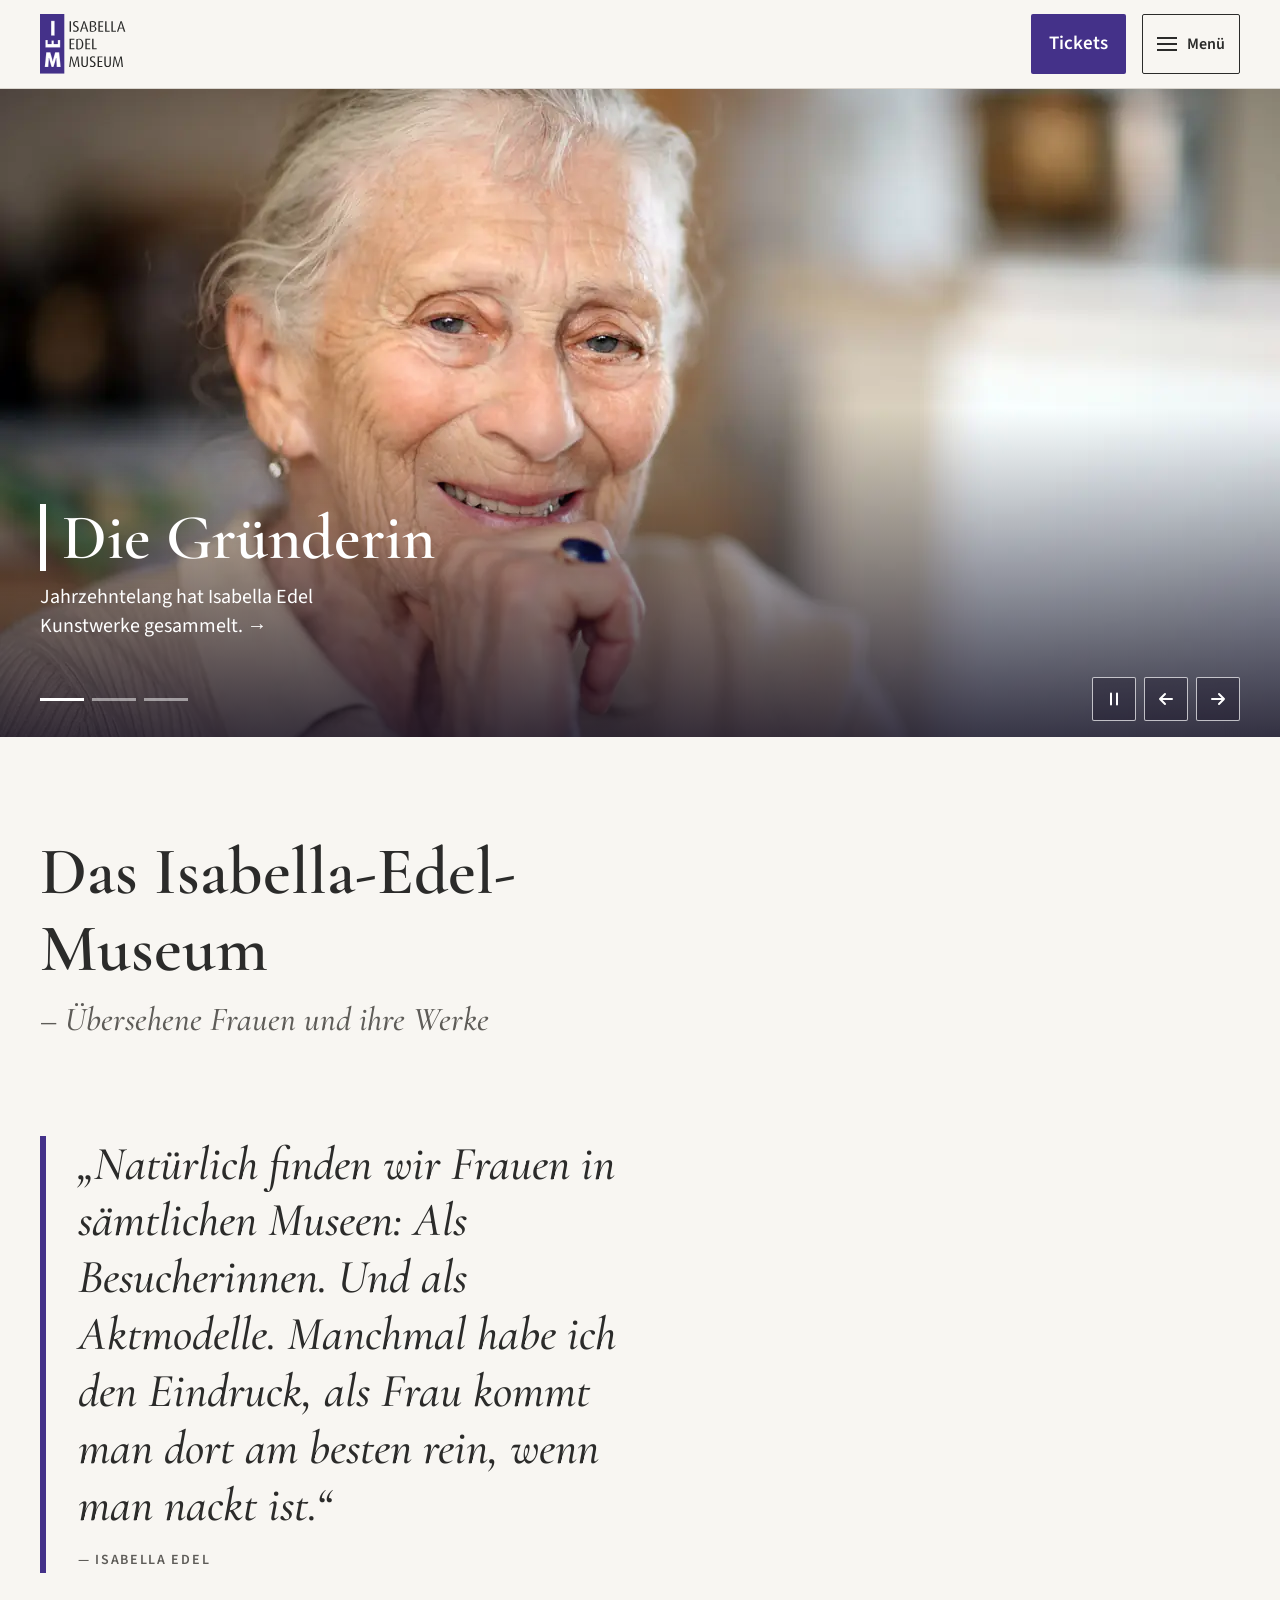
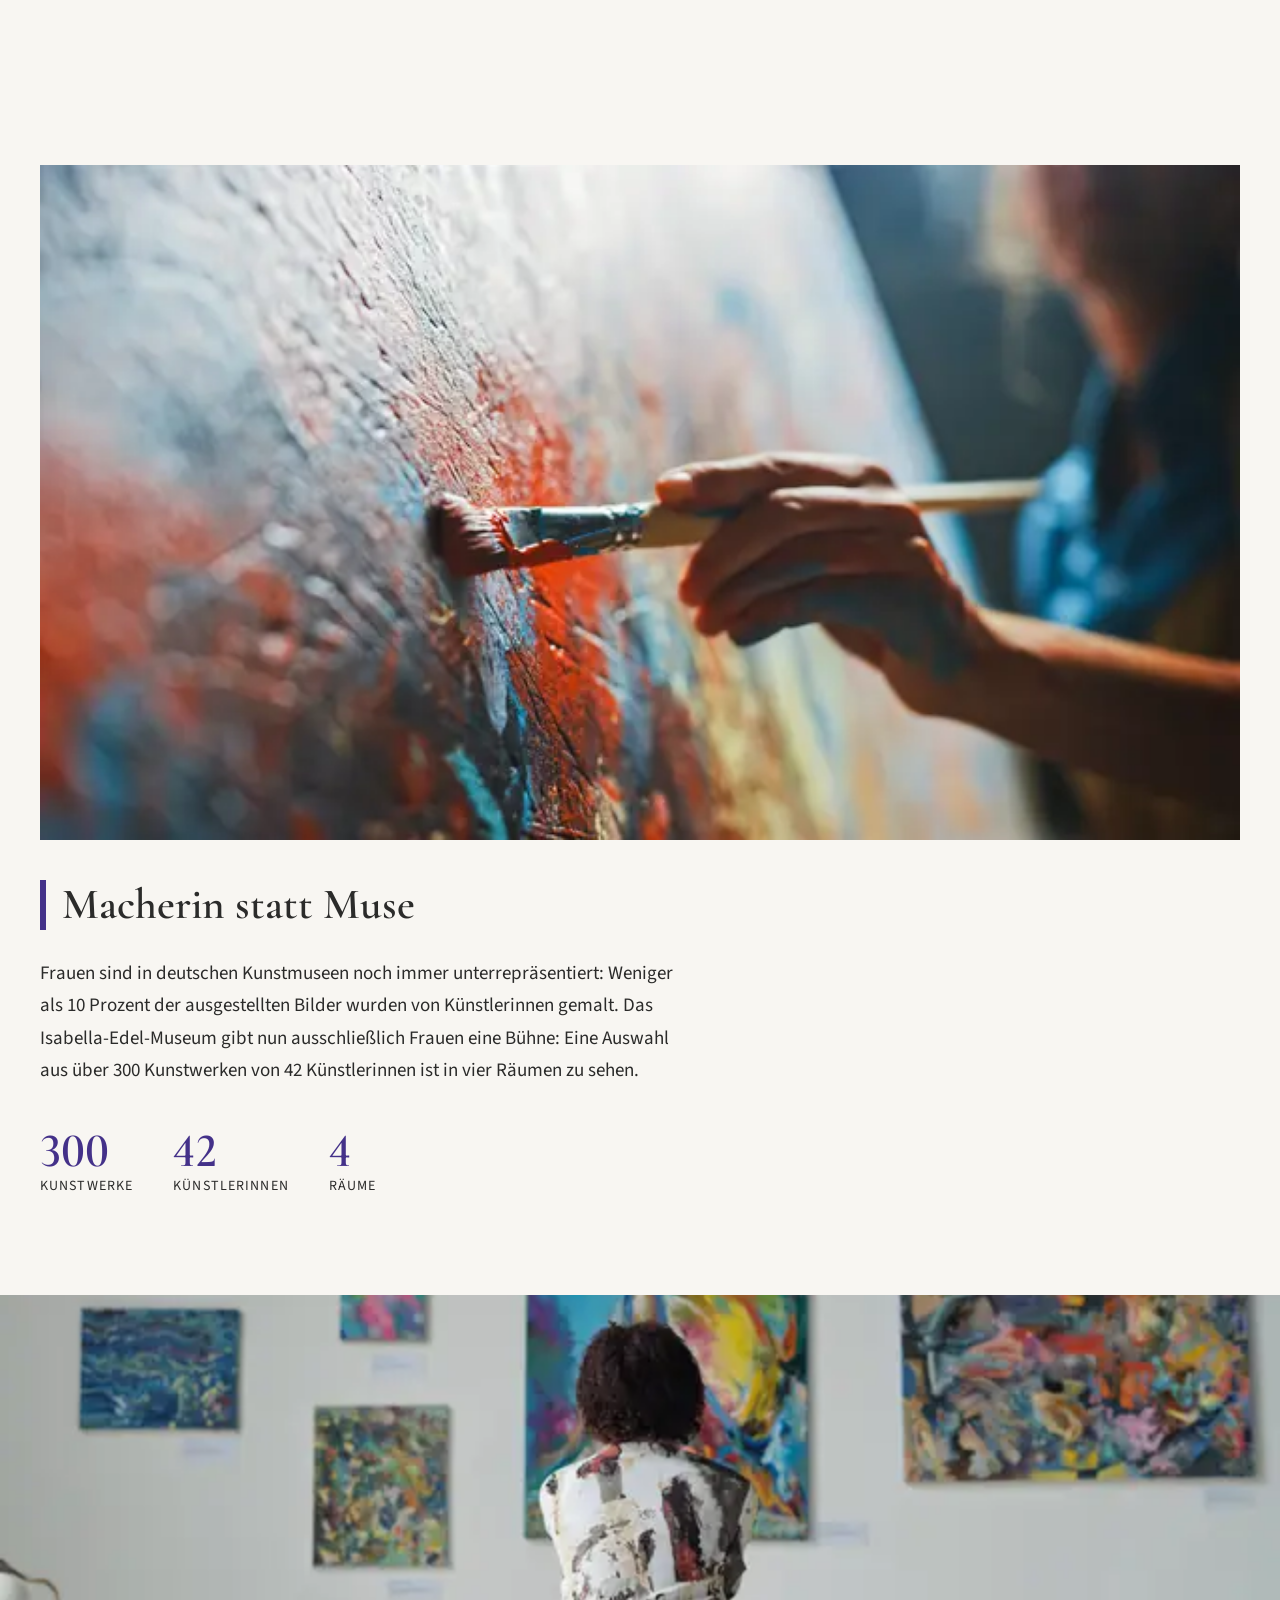
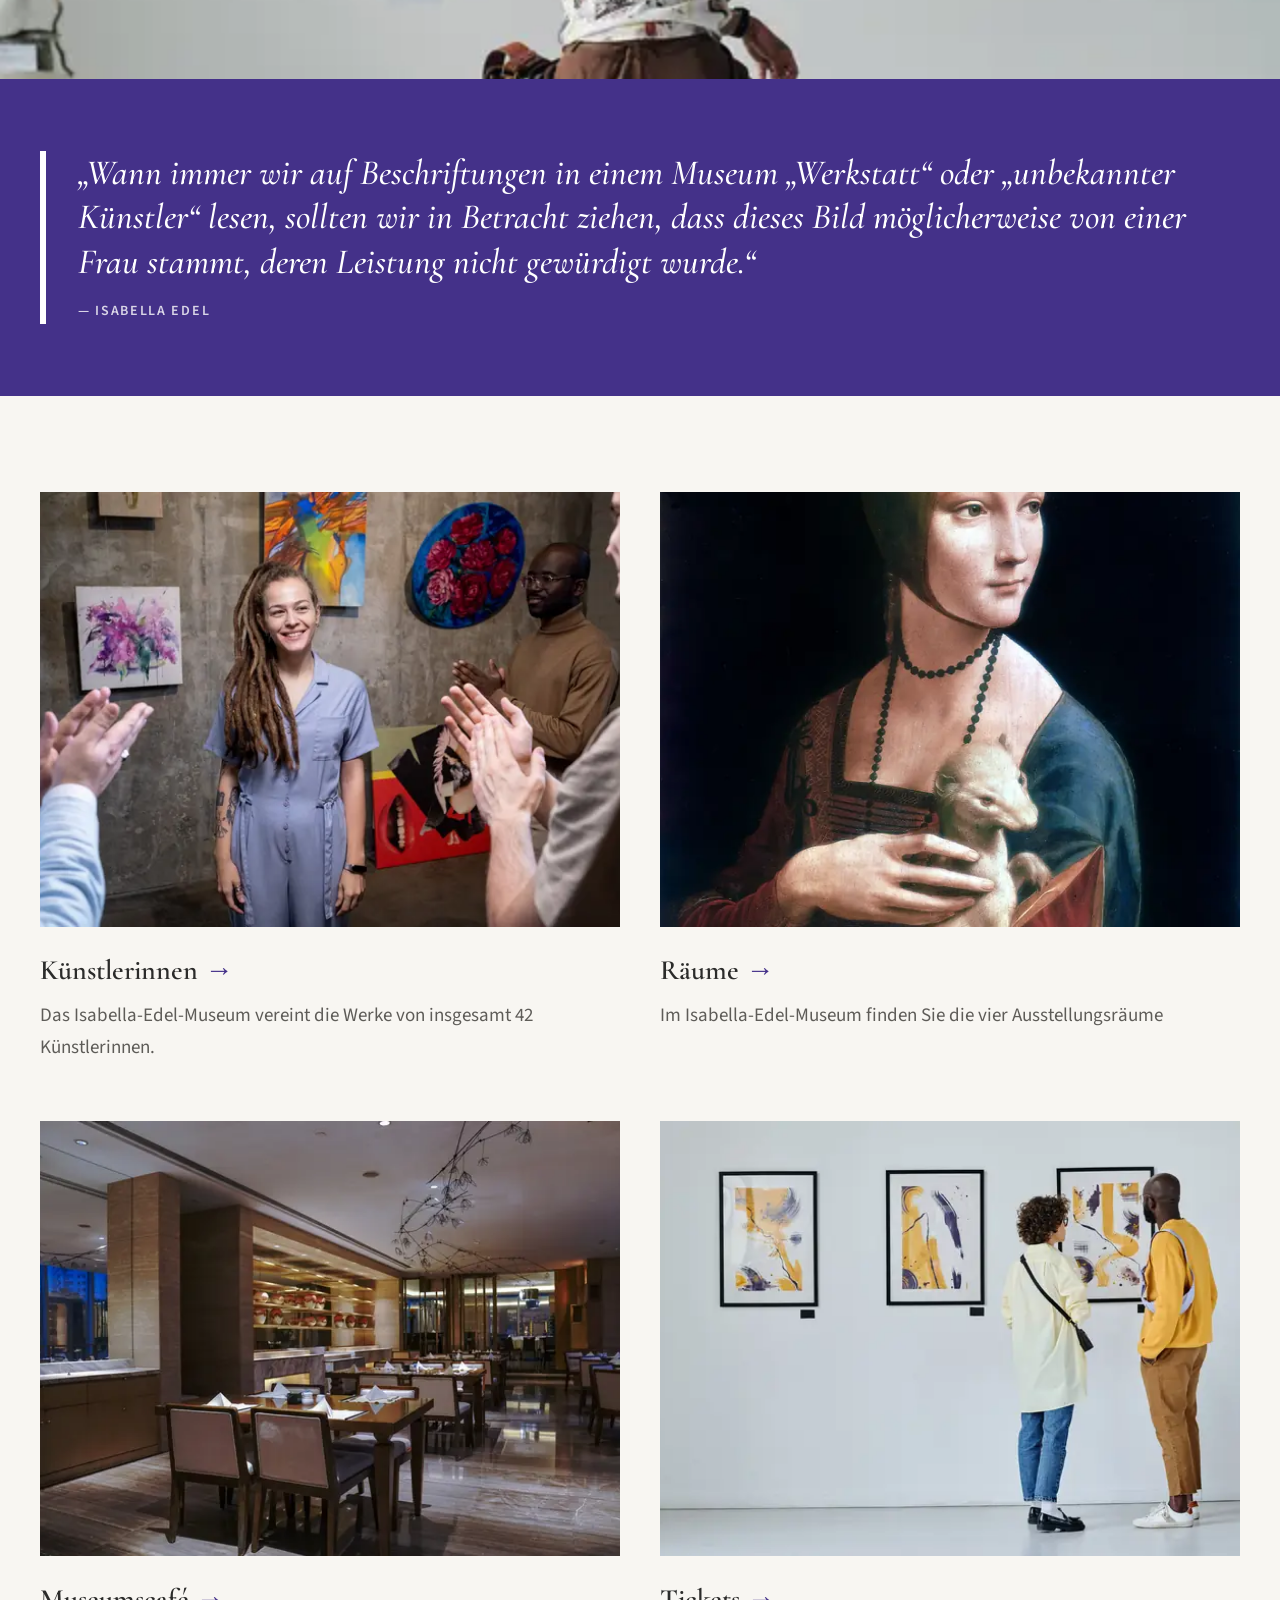
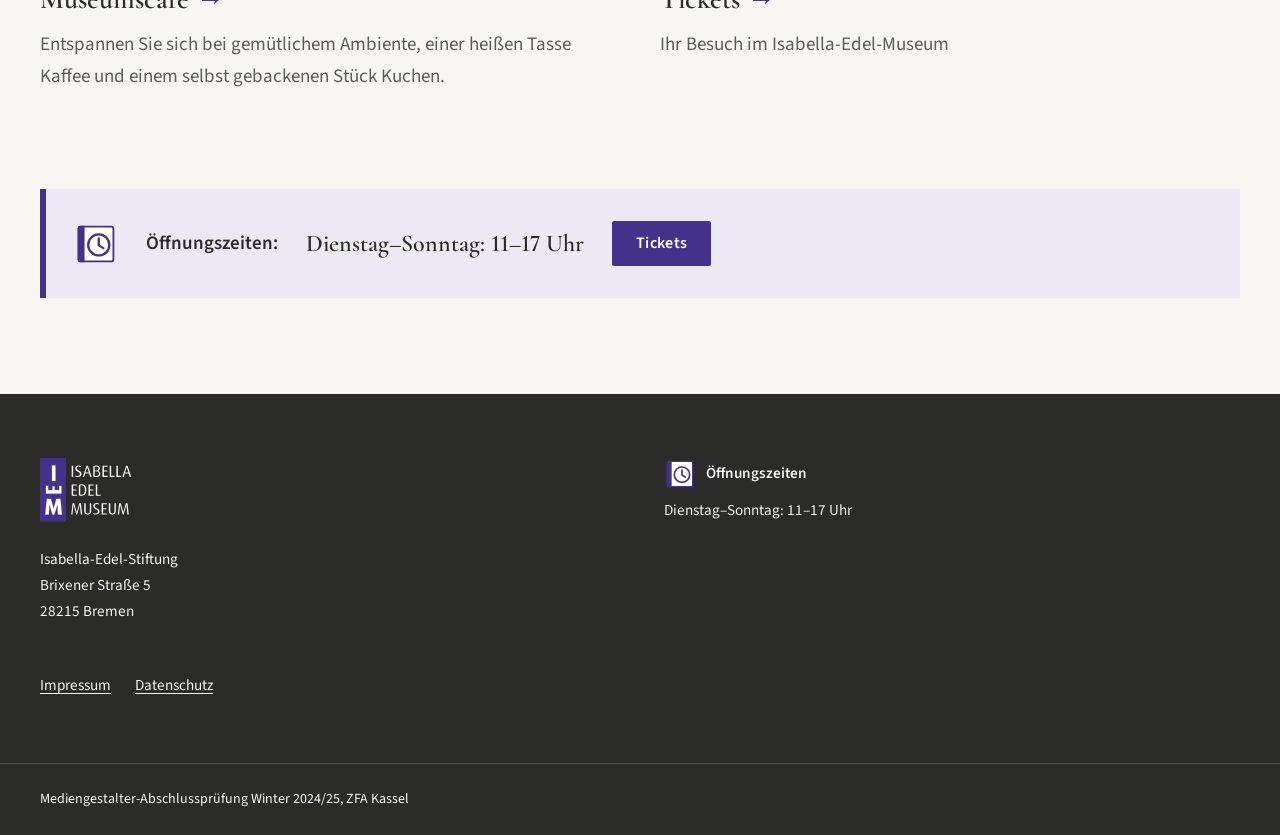
<file: index.html>
<!DOCTYPE html>
<html lang="de">
<head>
<meta charset="utf-8">
<meta name="viewport" content="width=device-width, initial-scale=1">
<title>Isabella-Edel-Museum</title>
<meta name="description" content="Das Isabella-Edel-Museum in Bremen – Übersehene Frauen und ihre Werke.">
<link rel="icon" href="img/icons/favicon.svg" type="image/svg+xml">
<meta name="color-scheme" content="light dark">
<link rel="stylesheet" href="css/style.css?v=964abd18">
<!-- Progressive Enhancement ("Cutting the Mustard"): Die Klasse "js" wird nur in modernen
     Browsern gesetzt. Nur dann führt js/main.js seine Erweiterungen aus. -->
<script>
(function (d) {
  if ('noModule' in HTMLScriptElement.prototype && 'IntersectionObserver' in window) d.classList.add('js');
  try { /* gespeicherte Darstellung vor dem ersten Zeichnen anwenden */
    var t = localStorage.getItem('iem-theme'); if (t === 'light' || t === 'dark') d.setAttribute('data-theme', t);
    if (localStorage.getItem('iem-a11y') === 'on') d.setAttribute('data-a11y', 'on');
  } catch (e) {}
})(document.documentElement);
</script>
<script defer src="js/main.js?v=7cff67e4"></script>
</head>
<body class="page-home">
<a class="skip-link" href="#inhalt">Zum Inhalt springen</a>
<header class="site-header">
  <div class="container site-header__inner">
    <a class="site-logo" href="index.html"><img class="logo-light" src="img/logo.svg" width="121" height="84" alt="Isabella-Edel-Museum – zur Startseite"><img class="logo-dark" src="img/logo-hell.svg" width="121" height="84" alt="Isabella-Edel-Museum – zur Startseite"></a>
    <a class="header-cta" href="tickets.html">Tickets</a>
    <button class="nav-toggle" type="button" aria-expanded="false" aria-controls="hauptmenue" hidden>
      <span class="nav-toggle__bars" aria-hidden="true"></span><span class="nav-toggle__label">Menü</span>
    </button>
    <nav class="main-nav" id="hauptmenue" aria-label="Hauptmenü">
      <ul><li><a href="index.html" aria-current="page">Startseite</a></li><li><a href="veranstaltungen.html">Veranstaltungen</a></li><li><a href="kuenstlerinnen.html">Künstlerinnen</a></li><li><a href="raeume.html">Räume</a></li><li><a href="gruenderin.html">Die Gründerin</a></li><li><a href="museumscafe.html">Museumscafé</a></li><li class="nav-item--cta"><a href="tickets.html" class="nav-cta">Tickets</a></li><li class="nav-prefs" hidden>
        <button class="pref-btn" type="button" data-pref="theme" aria-pressed="false"><svg class="pref-btn__icon" viewBox="0 0 24 24" aria-hidden="true" focusable="false"><path class="icon-moon" transform="translate(0.7 -0.6)" d="M11.28 4.03A8 8 0 1 0 19.8 13.77A6.5 6.5 0 0 1 11.28 4.03z"/><g class="icon-sun"><circle cx="12" cy="12" r="4"/><path d="M12 2.5v2.2M12 19.3v2.2M4.2 4.2l1.6 1.6M18.2 18.2l1.6 1.6M2.5 12h2.2M19.3 12h2.2M4.2 19.8l1.6-1.6M18.2 5.8l1.6-1.6"/></g></svg><span class="pref-btn__label">Dunkler Modus</span></button>
        <button class="pref-btn" type="button" data-pref="a11y" aria-pressed="false"><svg class="pref-btn__icon" viewBox="0 0 24 24" aria-hidden="true" focusable="false"><circle cx="12" cy="12" r="10"/><g transform="translate(0 -0.53)"><circle class="icon-fill" cx="12" cy="7.2" r="1.5"/><path d="M7.5 10l4.5 1 4.5-1M12 11v3.3l-2.4 4.2M12 14.3l2.4 4.2"/></g></svg><span class="pref-btn__label">Barrierefreier Modus</span></button>
      </li></ul>
    </nav>
  </div>
</header>
<main id="inhalt">

<section class="slider" aria-roledescription="Karussell" aria-label="Einblicke ins Museum">
  <ul class="slider__track"><li class="slider__slide" id="folie-1" aria-roledescription="Folie" aria-label="1 von 3: Die Gründerin"><a class="slider__link" href="gruenderin.html"><picture class="slider__media"><source type="image/webp" srcset="img/gruenderin-640.webp 640w, img/gruenderin-1280.webp 1280w, img/gruenderin-2000.webp 2000w" sizes="100vw"><img src="img/gruenderin-1280.jpg" srcset="img/gruenderin-640.jpg 640w, img/gruenderin-1280.jpg 1280w, img/gruenderin-2000.jpg 2000w" sizes="100vw" width="1280" height="854" alt="Isabella Edel, lächelnde ältere Dame mit weißem Haar" fetchpriority="high"></picture><span class="slider__caption"><span class="slider__title">Die Gründerin</span><span class="slider__text">Jahrzehntelang hat Isabella Edel Kunstwerke gesammelt.</span></span></a><ol class="slider__pager" aria-label="Bildauswahl"><li><a class="slider__dot" href="#folie-1" aria-label="Bild 1: Die Gründerin" aria-current="true"></a></li><li><a class="slider__dot" href="#folie-2" aria-label="Bild 2: Räume"></a></li><li><a class="slider__dot" href="#folie-3" aria-label="Bild 3: Museumscafé"></a></li></ol></li><li class="slider__slide" id="folie-2" aria-roledescription="Folie" aria-label="2 von 3: Räume"><a class="slider__link" href="raeume.html"><picture class="slider__media"><source type="image/webp" srcset="img/besucherin-salon-640.webp 640w, img/besucherin-salon-1280.webp 1280w, img/besucherin-salon-2000.webp 2000w" sizes="100vw"><img src="img/besucherin-salon-1280.jpg" srcset="img/besucherin-salon-640.jpg 640w, img/besucherin-salon-1280.jpg 1280w, img/besucherin-salon-2000.jpg 2000w" sizes="100vw" width="1280" height="853" alt="Besucherin betrachtet goldgerahmte Gemälde in einem klassischen Ausstellungssaal" loading="lazy" decoding="async"></picture><span class="slider__caption"><span class="slider__title">Räume</span><span class="slider__text">Eine Auswahl aus über 300 Kunstwerken von 42 Künstlerinnen ist in vier Räumen zu sehen.</span></span></a><ol class="slider__pager" aria-label="Bildauswahl"><li><a class="slider__dot" href="#folie-1" aria-label="Bild 1: Die Gründerin"></a></li><li><a class="slider__dot" href="#folie-2" aria-label="Bild 2: Räume" aria-current="true"></a></li><li><a class="slider__dot" href="#folie-3" aria-label="Bild 3: Museumscafé"></a></li></ol></li><li class="slider__slide" id="folie-3" aria-roledescription="Folie" aria-label="3 von 3: Museumscafé"><a class="slider__link" href="museumscafe.html"><picture class="slider__media"><source type="image/webp" srcset="img/museumscafe-640.webp 640w, img/museumscafe-1280.webp 1280w, img/museumscafe-2000.webp 2000w" sizes="100vw"><img src="img/museumscafe-1280.jpg" srcset="img/museumscafe-640.jpg 640w, img/museumscafe-1280.jpg 1280w, img/museumscafe-2000.jpg 2000w" sizes="100vw" width="1280" height="854" alt="Gemütlicher Innenraum des Museumscafés mit Holztischen" loading="lazy" decoding="async"></picture><span class="slider__caption"><span class="slider__title">Museumscafé</span><span class="slider__text">Hinter jeder erfolgreichen Frau steht eine beeindruckende Menge Kaffee</span></span></a><ol class="slider__pager" aria-label="Bildauswahl"><li><a class="slider__dot" href="#folie-1" aria-label="Bild 1: Die Gründerin"></a></li><li><a class="slider__dot" href="#folie-2" aria-label="Bild 2: Räume"></a></li><li><a class="slider__dot" href="#folie-3" aria-label="Bild 3: Museumscafé" aria-current="true"></a></li></ol></li></ul>
</section>

<div class="container home-intro">
  <h1 class="home-title">Das Isabella-Edel-Museum <span class="home-title__sub">– Übersehene Frauen und ihre Werke</span></h1>
  <figure class="quote quote--large"><blockquote><p>„Natürlich finden wir Frauen in sämtlichen Museen: Als Besucherinnen. Und als Aktmodelle. Manchmal habe ich den Eindruck, als Frau kommt man dort am besten rein, wenn man nackt ist.“</p></blockquote><figcaption>Isabella Edel</figcaption></figure>
</div>

<section class="container split split--home" aria-labelledby="macherin">
  <div class="split__media"><picture><source type="image/webp" srcset="img/malerin-640.webp 640w, img/malerin-1280.webp 1280w, img/malerin-2000.webp 2000w" sizes="(min-width: 576px) 50vw, 100vw"><img src="img/malerin-1280.jpg" srcset="img/malerin-640.jpg 640w, img/malerin-1280.jpg 1280w, img/malerin-2000.jpg 2000w" sizes="(min-width: 576px) 50vw, 100vw" width="1280" height="720" alt="Nahaufnahme einer Hand, die mit dem Pinsel kräftige Farben auf eine Leinwand aufträgt" loading="lazy" decoding="async"></picture></div>
  <div class="split__text">
    <h2 id="macherin" class="section-title">Macherin statt Muse</h2>
    <p>Frauen sind in deutschen Kunstmuseen noch immer unterrepräsentiert: Weniger als 10 Prozent der ausgestellten Bilder wurden von Künstlerinnen gemalt. Das Isabella-Edel-Museum gibt nun ausschließlich Frauen eine Bühne: Eine Auswahl aus über 300 Kunstwerken von 42 Künstle&shy;rinnen ist in vier Räumen zu sehen.</p>
    <ul class="facts" aria-label="Zahlen">
      <li><span class="facts__num">300</span><span class="facts__label">Kunstwerke</span></li>
      <li><span class="facts__num">42</span><span class="facts__label">Künstlerinnen</span></li>
      <li><span class="facts__num">4</span><span class="facts__label">Räume</span></li>
    </ul>
  </div>
</section>

<section class="quote-band" aria-label="Zitat von Isabella Edel">
  <div class="quote-band__media"><picture><source type="image/webp" srcset="img/betrachterin-640.webp 640w, img/betrachterin-1280.webp 1280w, img/betrachterin-2000.webp 2000w" sizes="(min-width: 576px) 50vw, 100vw"><img src="img/betrachterin-1280.jpg" srcset="img/betrachterin-640.jpg 640w, img/betrachterin-1280.jpg 1280w, img/betrachterin-2000.jpg 2000w" sizes="(min-width: 576px) 50vw, 100vw" width="1280" height="853" alt="Besucherin sitzt vor einer Wand mit farbenfrohen Gemälden" loading="lazy" decoding="async"></picture></div>
  <div class="quote-band__panel">
    <figure class="quote quote--band"><blockquote><p>„Wann immer wir auf Beschriftungen in einem Museum „Werkstatt“ oder „unbekannter Künstler“ lesen, sollten wir in Betracht ziehen, dass dieses Bild möglicherweise von einer Frau stammt, deren Leistung nicht gewürdigt wurde.“</p></blockquote><figcaption>Isabella Edel</figcaption></figure>
  </div>
</section>

<section class="container teasers" aria-label="Entdecken">
  <ul class="teasers__list"><li class="teaser"><a href="kuenstlerinnen.html" class="teaser__link"><picture class="teaser__media"><source type="image/webp" srcset="img/kuenstlerin-640.webp 640w, img/kuenstlerin-1280.webp 1280w, img/kuenstlerin-2000.webp 2000w" sizes="(min-width: 1400px) 330px, (min-width: 576px) 50vw, 100vw"><img src="img/kuenstlerin-1280.jpg" srcset="img/kuenstlerin-640.jpg 640w, img/kuenstlerin-1280.jpg 1280w, img/kuenstlerin-2000.jpg 2000w" sizes="(min-width: 1400px) 330px, (min-width: 576px) 50vw, 100vw" width="1280" height="853" alt="Künstlerin im Gespräch vor ihren farbenfrohen Bildern" loading="lazy" decoding="async"></picture><span class="teaser__title">Künstlerinnen</span><span class="teaser__text">Das Isabella-Edel-Museum vereint die Werke von insgesamt 42 Künstlerinnen.</span></a></li><li class="teaser"><a href="raeume.html" class="teaser__link"><picture class="teaser__media"><source type="image/webp" srcset="img/r1-dame-hermelin-640.webp 640w, img/r1-dame-hermelin-1280.webp 1280w" sizes="(min-width: 1400px) 330px, (min-width: 576px) 50vw, 100vw"><img src="img/r1-dame-hermelin-1280.jpg" srcset="img/r1-dame-hermelin-640.jpg 640w, img/r1-dame-hermelin-1280.jpg 1280w" sizes="(min-width: 1400px) 330px, (min-width: 576px) 50vw, 100vw" width="1280" height="1726" alt="Renaissance-Porträt einer Dame mit Hermelin" loading="lazy" decoding="async"></picture><span class="teaser__title">Räume</span><span class="teaser__text">Im Isabella-Edel-Museum finden Sie die vier Ausstellungsräume</span></a></li><li class="teaser"><a href="museumscafe.html" class="teaser__link"><picture class="teaser__media"><source type="image/webp" srcset="img/museumscafe-640.webp 640w, img/museumscafe-1280.webp 1280w, img/museumscafe-2000.webp 2000w" sizes="(min-width: 1400px) 330px, (min-width: 576px) 50vw, 100vw"><img src="img/museumscafe-1280.jpg" srcset="img/museumscafe-640.jpg 640w, img/museumscafe-1280.jpg 1280w, img/museumscafe-2000.jpg 2000w" sizes="(min-width: 1400px) 330px, (min-width: 576px) 50vw, 100vw" width="1280" height="854" alt="Innenraum des Museumscafés" loading="lazy" decoding="async"></picture><span class="teaser__title">Museumscafé</span><span class="teaser__text">Entspannen Sie sich bei gemütlichem Ambiente, einer heißen Tasse Kaffee und einem selbst gebackenen Stück Kuchen.</span></a></li><li class="teaser"><a href="tickets.html" class="teaser__link"><picture class="teaser__media"><source type="image/webp" srcset="img/paar-galerie-640.webp 640w, img/paar-galerie-1280.webp 1280w, img/paar-galerie-2000.webp 2000w" sizes="(min-width: 1400px) 330px, (min-width: 576px) 50vw, 100vw"><img src="img/paar-galerie-1280.jpg" srcset="img/paar-galerie-640.jpg 640w, img/paar-galerie-1280.jpg 1280w, img/paar-galerie-2000.jpg 2000w" sizes="(min-width: 1400px) 330px, (min-width: 576px) 50vw, 100vw" width="1280" height="853" alt="Zwei Besucher betrachten abstrakte Bilder" loading="lazy" decoding="async"></picture><span class="teaser__title">Tickets</span><span class="teaser__text">Ihr Besuch im Isabella-Edel-Museum</span></a></li></ul>
</section>

<aside class="container visit-box" aria-label="Öffnungszeiten">
  <img class="picto" src="img/icons/oeffnungszeiten.svg" width="48" height="48" alt="">
  <p class="visit-box__label">Öffnungszeiten:</p>
  <p class="visit-box__hours"><span class="nowrap">Dienstag–Sonntag:</span> <span class="nowrap">11–17 Uhr</span></p>
  <a class="button" href="tickets.html">Tickets</a>
</aside>

</main>
<footer class="site-footer">
  <div class="container site-footer__inner">
    <div class="site-footer__col">
      <a class="site-footer__logo" href="index.html"><img src="img/logo-hell.svg" width="121" height="84" alt="Isabella-Edel-Museum – zur Startseite"></a>
      <address>Isabella-Edel-Stiftung<br>Brixener Straße 5<br>28215 Bremen</address>
    </div>
    <div class="site-footer__col">
      <p class="site-footer__label"><img class="picto" src="img/icons/oeffnungszeiten.svg" width="48" height="48" alt="">Öffnungszeiten</p>
      <p><span class="nowrap">Dienstag–Sonntag:</span> <span class="nowrap">11–17 Uhr</span></p>
    </div>
    <nav class="site-footer__col footer-nav" aria-label="Rechtliches">
      <ul><li><a href="impressum.html">Impressum</a></li><li><a href="datenschutz.html">Datenschutz</a></li></ul>
    </nav>
  </div>
  <p class="site-footer__exam container">Mediengestalter-Abschlussprüfung Winter 2024/25, ZFA Kassel</p>
</footer>
</body>
</html>
</file>
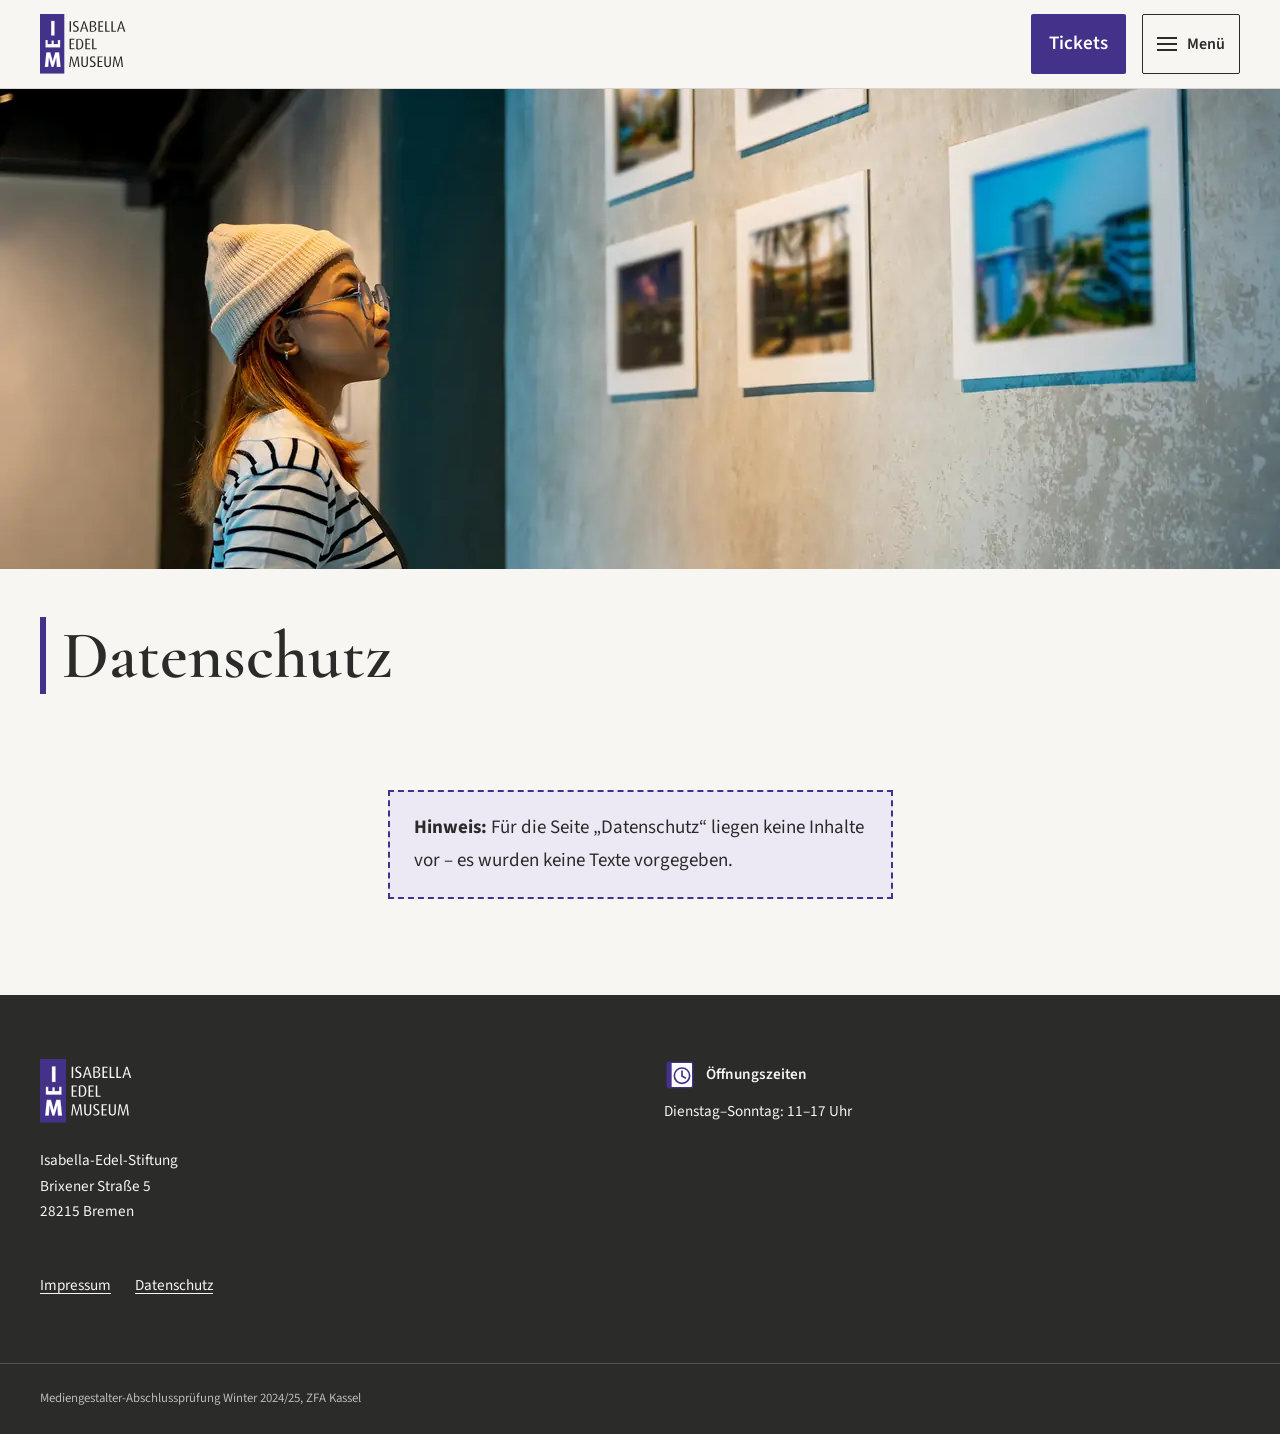
<file: datenschutz.html>
<!DOCTYPE html>
<html lang="de">
<head>
<meta charset="utf-8">
<meta name="viewport" content="width=device-width, initial-scale=1">
<title>Datenschutz | Isabella-Edel-Museum</title>
<meta name="description" content="Datenschutz – Isabella-Edel-Museum Bremen.">
<link rel="icon" href="img/icons/favicon.svg" type="image/svg+xml">
<meta name="color-scheme" content="light dark">
<link rel="stylesheet" href="css/style.css?v=964abd18">
<!-- Progressive Enhancement ("Cutting the Mustard"): Die Klasse "js" wird nur in modernen
     Browsern gesetzt. Nur dann führt js/main.js seine Erweiterungen aus. -->
<script>
(function (d) {
  if ('noModule' in HTMLScriptElement.prototype && 'IntersectionObserver' in window) d.classList.add('js');
  try { /* gespeicherte Darstellung vor dem ersten Zeichnen anwenden */
    var t = localStorage.getItem('iem-theme'); if (t === 'light' || t === 'dark') d.setAttribute('data-theme', t);
    if (localStorage.getItem('iem-a11y') === 'on') d.setAttribute('data-a11y', 'on');
  } catch (e) {}
})(document.documentElement);
</script>
<script defer src="js/main.js?v=7cff67e4"></script>
</head>
<body class="page-datenschutz">
<a class="skip-link" href="#inhalt">Zum Inhalt springen</a>
<header class="site-header">
  <div class="container site-header__inner">
    <a class="site-logo" href="index.html"><img class="logo-light" src="img/logo.svg" width="121" height="84" alt="Isabella-Edel-Museum – zur Startseite"><img class="logo-dark" src="img/logo-hell.svg" width="121" height="84" alt="Isabella-Edel-Museum – zur Startseite"></a>
    <a class="header-cta" href="tickets.html">Tickets</a>
    <button class="nav-toggle" type="button" aria-expanded="false" aria-controls="hauptmenue" hidden>
      <span class="nav-toggle__bars" aria-hidden="true"></span><span class="nav-toggle__label">Menü</span>
    </button>
    <nav class="main-nav" id="hauptmenue" aria-label="Hauptmenü">
      <ul><li><a href="index.html">Startseite</a></li><li><a href="veranstaltungen.html">Veranstaltungen</a></li><li><a href="kuenstlerinnen.html">Künstlerinnen</a></li><li><a href="raeume.html">Räume</a></li><li><a href="gruenderin.html">Die Gründerin</a></li><li><a href="museumscafe.html">Museumscafé</a></li><li class="nav-item--cta"><a href="tickets.html" class="nav-cta">Tickets</a></li><li class="nav-prefs" hidden>
        <button class="pref-btn" type="button" data-pref="theme" aria-pressed="false"><svg class="pref-btn__icon" viewBox="0 0 24 24" aria-hidden="true" focusable="false"><path class="icon-moon" transform="translate(0.7 -0.6)" d="M11.28 4.03A8 8 0 1 0 19.8 13.77A6.5 6.5 0 0 1 11.28 4.03z"/><g class="icon-sun"><circle cx="12" cy="12" r="4"/><path d="M12 2.5v2.2M12 19.3v2.2M4.2 4.2l1.6 1.6M18.2 18.2l1.6 1.6M2.5 12h2.2M19.3 12h2.2M4.2 19.8l1.6-1.6M18.2 5.8l1.6-1.6"/></g></svg><span class="pref-btn__label">Dunkler Modus</span></button>
        <button class="pref-btn" type="button" data-pref="a11y" aria-pressed="false"><svg class="pref-btn__icon" viewBox="0 0 24 24" aria-hidden="true" focusable="false"><circle cx="12" cy="12" r="10"/><g transform="translate(0 -0.53)"><circle class="icon-fill" cx="12" cy="7.2" r="1.5"/><path d="M7.5 10l4.5 1 4.5-1M12 11v3.3l-2.4 4.2M12 14.3l2.4 4.2"/></g></svg><span class="pref-btn__label">Barrierefreier Modus</span></button>
      </li></ul>
    </nav>
  </div>
</header>
<main id="inhalt">

<div class="page-hero"><picture><source type="image/webp" srcset="img/fotoausstellung-640.webp 640w, img/fotoausstellung-1280.webp 1280w, img/fotoausstellung-2000.webp 2000w" sizes="100vw"><img src="img/fotoausstellung-1280.jpg" srcset="img/fotoausstellung-640.jpg 640w, img/fotoausstellung-1280.jpg 1280w, img/fotoausstellung-2000.jpg 2000w" sizes="100vw" width="1280" height="853" alt="Besucherin betrachtet Fotografien an einer blauen Wand" fetchpriority="high"></picture></div><header class="page-intro container"><h1>Datenschutz</h1></header>
<div class="container prose">
  <p class="placeholder" role="note"><strong>Hinweis:</strong> Für die Seite „Datenschutz“ liegen keine Inhalte vor – es wurden keine Texte vorgegeben.</p>
</div>


</main>
<footer class="site-footer">
  <div class="container site-footer__inner">
    <div class="site-footer__col">
      <a class="site-footer__logo" href="index.html"><img src="img/logo-hell.svg" width="121" height="84" alt="Isabella-Edel-Museum – zur Startseite"></a>
      <address>Isabella-Edel-Stiftung<br>Brixener Straße 5<br>28215 Bremen</address>
    </div>
    <div class="site-footer__col">
      <p class="site-footer__label"><img class="picto" src="img/icons/oeffnungszeiten.svg" width="48" height="48" alt="">Öffnungszeiten</p>
      <p><span class="nowrap">Dienstag–Sonntag:</span> <span class="nowrap">11–17 Uhr</span></p>
    </div>
    <nav class="site-footer__col footer-nav" aria-label="Rechtliches">
      <ul><li><a href="impressum.html">Impressum</a></li><li><a href="datenschutz.html" aria-current="page">Datenschutz</a></li></ul>
    </nav>
  </div>
  <p class="site-footer__exam container">Mediengestalter-Abschlussprüfung Winter 2024/25, ZFA Kassel</p>
</footer>
</body>
</html>
</file>
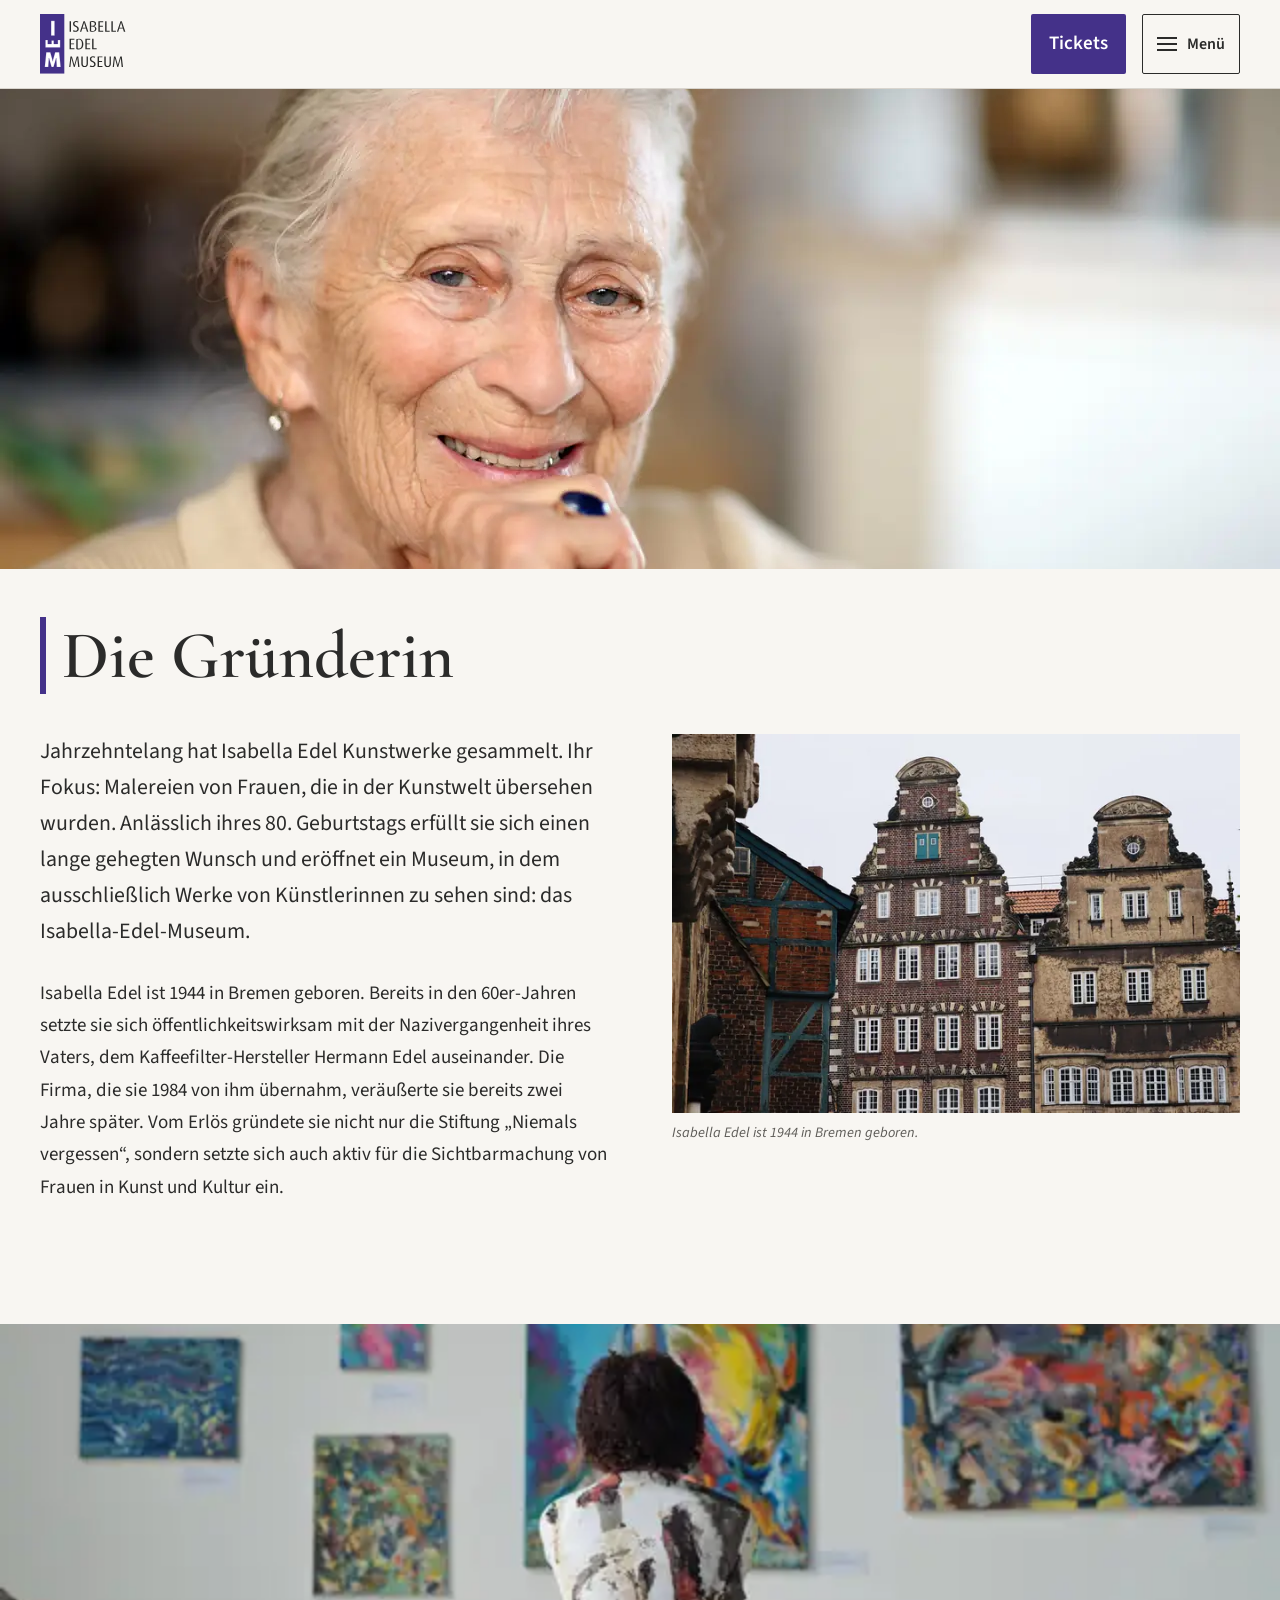
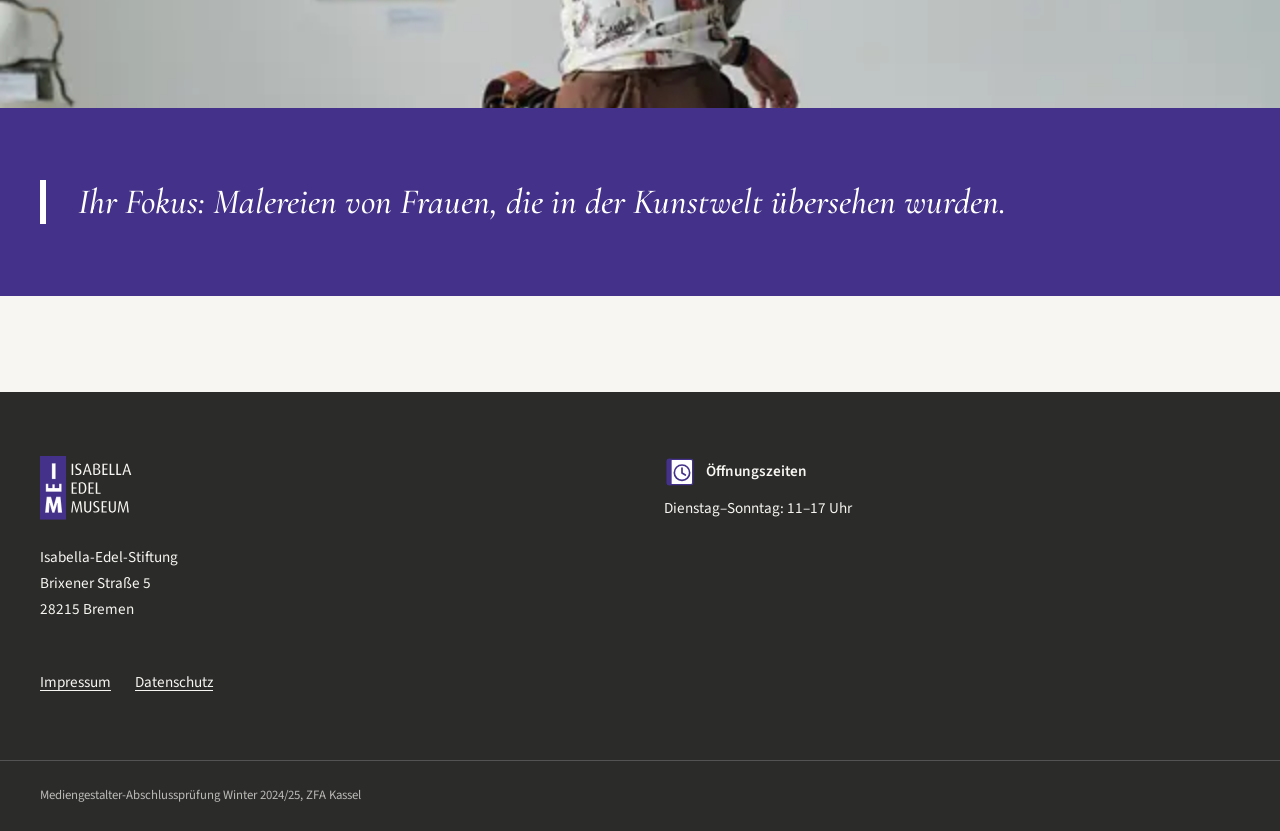
<file: gruenderin.html>
<!DOCTYPE html>
<html lang="de">
<head>
<meta charset="utf-8">
<meta name="viewport" content="width=device-width, initial-scale=1">
<title>Die Gründerin | Isabella-Edel-Museum</title>
<meta name="description" content="Isabella Edel – Kunstmäzenin aus Bremen und Gründerin des Museums.">
<link rel="icon" href="img/icons/favicon.svg" type="image/svg+xml">
<meta name="color-scheme" content="light dark">
<link rel="stylesheet" href="css/style.css?v=964abd18">
<!-- Progressive Enhancement ("Cutting the Mustard"): Die Klasse "js" wird nur in modernen
     Browsern gesetzt. Nur dann führt js/main.js seine Erweiterungen aus. -->
<script>
(function (d) {
  if ('noModule' in HTMLScriptElement.prototype && 'IntersectionObserver' in window) d.classList.add('js');
  try { /* gespeicherte Darstellung vor dem ersten Zeichnen anwenden */
    var t = localStorage.getItem('iem-theme'); if (t === 'light' || t === 'dark') d.setAttribute('data-theme', t);
    if (localStorage.getItem('iem-a11y') === 'on') d.setAttribute('data-a11y', 'on');
  } catch (e) {}
})(document.documentElement);
</script>
<script defer src="js/main.js?v=7cff67e4"></script>
</head>
<body class="page-gruenderin">
<a class="skip-link" href="#inhalt">Zum Inhalt springen</a>
<header class="site-header">
  <div class="container site-header__inner">
    <a class="site-logo" href="index.html"><img class="logo-light" src="img/logo.svg" width="121" height="84" alt="Isabella-Edel-Museum – zur Startseite"><img class="logo-dark" src="img/logo-hell.svg" width="121" height="84" alt="Isabella-Edel-Museum – zur Startseite"></a>
    <a class="header-cta" href="tickets.html">Tickets</a>
    <button class="nav-toggle" type="button" aria-expanded="false" aria-controls="hauptmenue" hidden>
      <span class="nav-toggle__bars" aria-hidden="true"></span><span class="nav-toggle__label">Menü</span>
    </button>
    <nav class="main-nav" id="hauptmenue" aria-label="Hauptmenü">
      <ul><li><a href="index.html">Startseite</a></li><li><a href="veranstaltungen.html">Veranstaltungen</a></li><li><a href="kuenstlerinnen.html">Künstlerinnen</a></li><li><a href="raeume.html">Räume</a></li><li><a href="gruenderin.html" aria-current="page">Die Gründerin</a></li><li><a href="museumscafe.html">Museumscafé</a></li><li class="nav-item--cta"><a href="tickets.html" class="nav-cta">Tickets</a></li><li class="nav-prefs" hidden>
        <button class="pref-btn" type="button" data-pref="theme" aria-pressed="false"><svg class="pref-btn__icon" viewBox="0 0 24 24" aria-hidden="true" focusable="false"><path class="icon-moon" transform="translate(0.7 -0.6)" d="M11.28 4.03A8 8 0 1 0 19.8 13.77A6.5 6.5 0 0 1 11.28 4.03z"/><g class="icon-sun"><circle cx="12" cy="12" r="4"/><path d="M12 2.5v2.2M12 19.3v2.2M4.2 4.2l1.6 1.6M18.2 18.2l1.6 1.6M2.5 12h2.2M19.3 12h2.2M4.2 19.8l1.6-1.6M18.2 5.8l1.6-1.6"/></g></svg><span class="pref-btn__label">Dunkler Modus</span></button>
        <button class="pref-btn" type="button" data-pref="a11y" aria-pressed="false"><svg class="pref-btn__icon" viewBox="0 0 24 24" aria-hidden="true" focusable="false"><circle cx="12" cy="12" r="10"/><g transform="translate(0 -0.53)"><circle class="icon-fill" cx="12" cy="7.2" r="1.5"/><path d="M7.5 10l4.5 1 4.5-1M12 11v3.3l-2.4 4.2M12 14.3l2.4 4.2"/></g></svg><span class="pref-btn__label">Barrierefreier Modus</span></button>
      </li></ul>
    </nav>
  </div>
</header>
<main id="inhalt">

<div class="page-hero"><picture><source type="image/webp" srcset="img/gruenderin-640.webp 640w, img/gruenderin-1280.webp 1280w, img/gruenderin-2000.webp 2000w" sizes="100vw"><img src="img/gruenderin-1280.jpg" srcset="img/gruenderin-640.jpg 640w, img/gruenderin-1280.jpg 1280w, img/gruenderin-2000.jpg 2000w" sizes="100vw" width="1280" height="854" alt="Porträt von Isabella Edel" fetchpriority="high"></picture></div><header class="page-intro container"><h1>Die Gründerin</h1></header>
<div class="container split">
  <div class="split__text prose">
    <p class="lead">Jahrzehntelang hat Isabella Edel Kunstwerke gesammelt. Ihr Fokus: Malereien von Frauen, die in der Kunstwelt übersehen wurden. Anlässlich ihres 80. Geburtstags erfüllt sie sich einen lange gehegten Wunsch und eröffnet ein Museum, in dem ausschließlich Werke von Künstlerinnen zu sehen sind: das Isabella-Edel-Museum.</p>
    <p>Isabella Edel ist 1944 in Bremen geboren. Bereits in den 60er-Jahren setzte sie sich öffentlich&shy;keitswirksam mit der Nazivergangenheit ihres Vaters, dem Kaffeefilter-Hersteller Hermann Edel auseinander. Die Firma, die sie 1984 von ihm übernahm, veräußerte sie bereits zwei Jahre später. Vom Erlös gründete sie nicht nur die Stiftung „Niemals vergessen“, sondern setzte sich auch aktiv für die Sichtbarmachung von Frauen in Kunst und Kultur ein.</p>
  </div>
  <div class="split__aside">
    <figure class="figure"><picture><source type="image/webp" srcset="img/bremen-640.webp 640w, img/bremen-1280.webp 1280w, img/bremen-2000.webp 2000w" sizes="(min-width: 576px) 40vw, 100vw"><img src="img/bremen-1280.jpg" srcset="img/bremen-640.jpg 640w, img/bremen-1280.jpg 1280w, img/bremen-2000.jpg 2000w" sizes="(min-width: 576px) 40vw, 100vw" width="1280" height="853" alt="Historische Giebelhäuser in Bremen" loading="lazy" decoding="async"></picture>
      <figcaption>Isabella Edel ist 1944 in Bremen geboren.</figcaption></figure>
  </div>
</div>
<section class="quote-band quote-band--end" aria-label="Leitgedanke der Sammlung">
  <div class="quote-band__media"><picture><source type="image/webp" srcset="img/betrachterin-640.webp 640w, img/betrachterin-1280.webp 1280w, img/betrachterin-2000.webp 2000w" sizes="(min-width: 576px) 50vw, 100vw"><img src="img/betrachterin-1280.jpg" srcset="img/betrachterin-640.jpg 640w, img/betrachterin-1280.jpg 1280w, img/betrachterin-2000.jpg 2000w" sizes="(min-width: 576px) 50vw, 100vw" width="1280" height="853" alt="Besucherin sitzt vor einer Wand mit farbenfrohen Gemälden" loading="lazy" decoding="async"></picture></div>
  <div class="quote-band__panel">
    <figure class="quote quote--band"><blockquote><p>Ihr Fokus: Malereien von Frauen, die in der Kunstwelt übersehen wurden.</p></blockquote></figure>
  </div>
</section>

</main>
<footer class="site-footer">
  <div class="container site-footer__inner">
    <div class="site-footer__col">
      <a class="site-footer__logo" href="index.html"><img src="img/logo-hell.svg" width="121" height="84" alt="Isabella-Edel-Museum – zur Startseite"></a>
      <address>Isabella-Edel-Stiftung<br>Brixener Straße 5<br>28215 Bremen</address>
    </div>
    <div class="site-footer__col">
      <p class="site-footer__label"><img class="picto" src="img/icons/oeffnungszeiten.svg" width="48" height="48" alt="">Öffnungszeiten</p>
      <p><span class="nowrap">Dienstag–Sonntag:</span> <span class="nowrap">11–17 Uhr</span></p>
    </div>
    <nav class="site-footer__col footer-nav" aria-label="Rechtliches">
      <ul><li><a href="impressum.html">Impressum</a></li><li><a href="datenschutz.html">Datenschutz</a></li></ul>
    </nav>
  </div>
  <p class="site-footer__exam container">Mediengestalter-Abschlussprüfung Winter 2024/25, ZFA Kassel</p>
</footer>
</body>
</html>
</file>
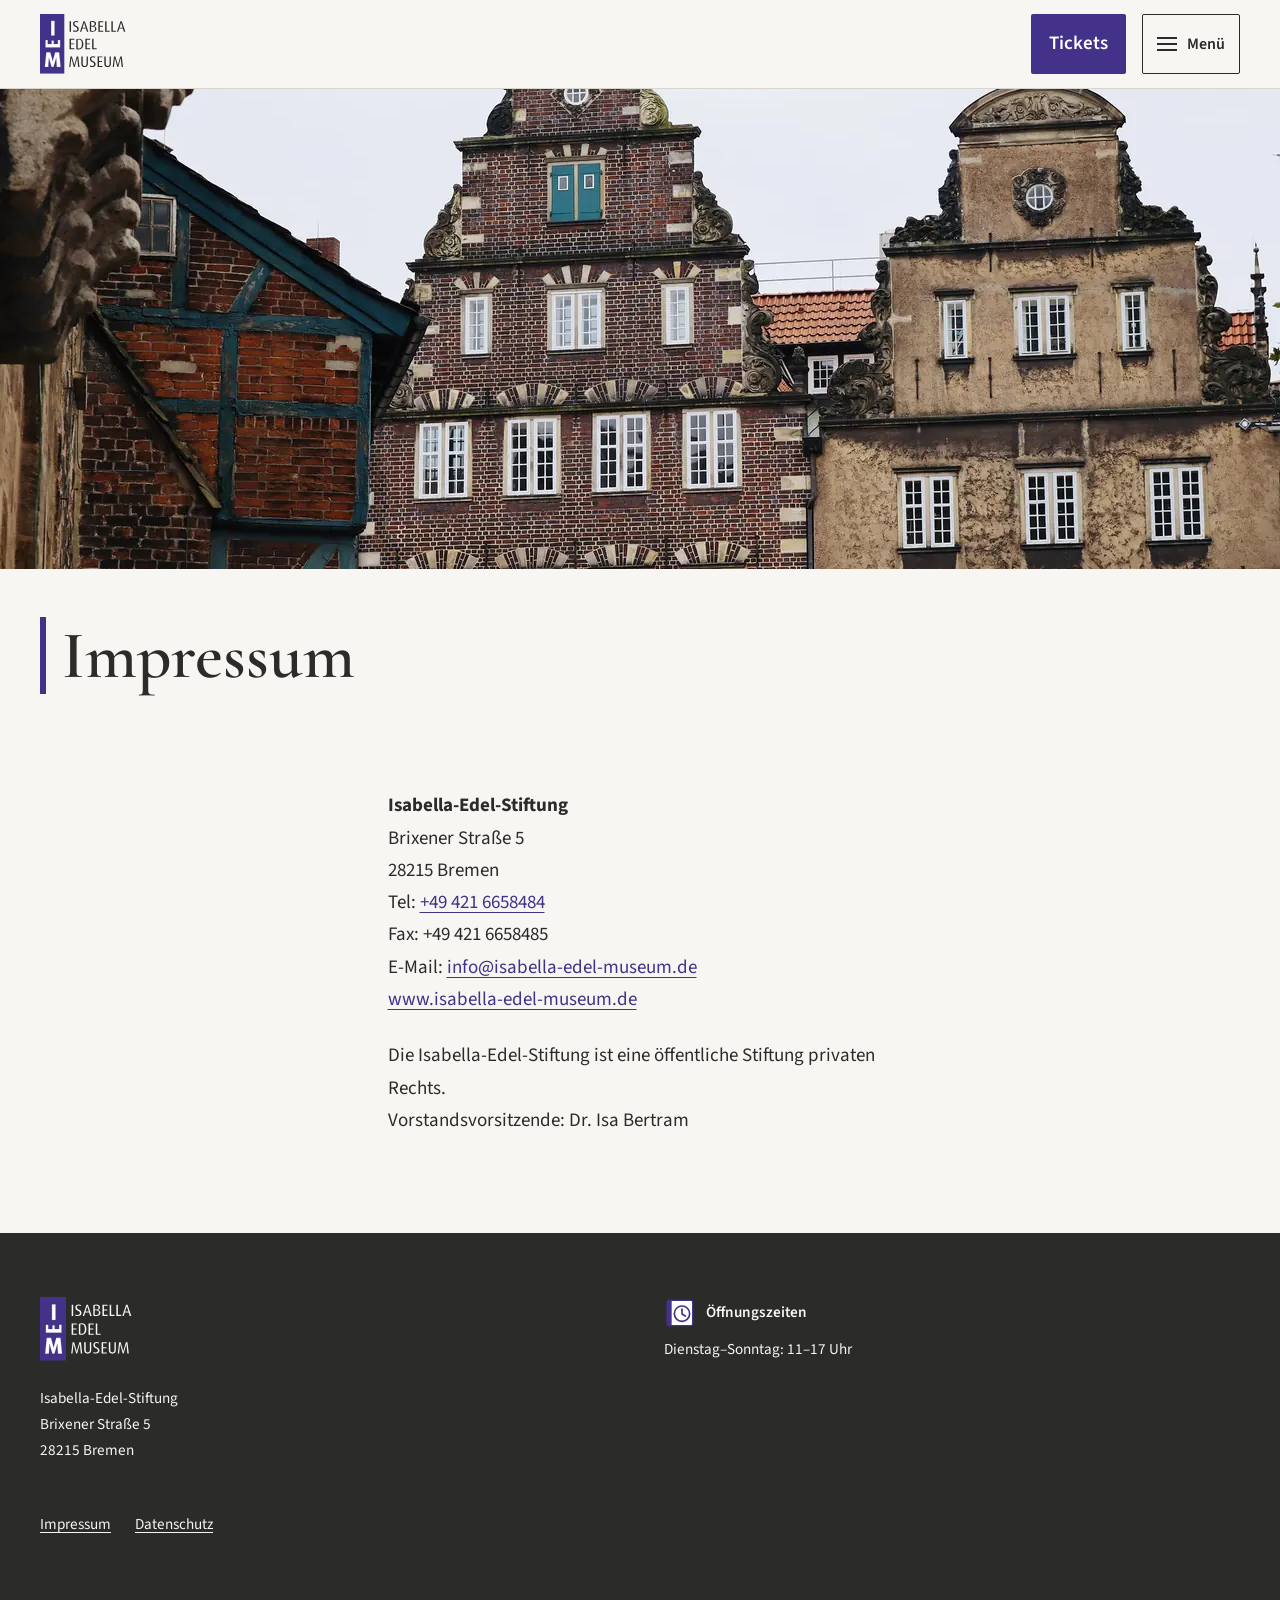
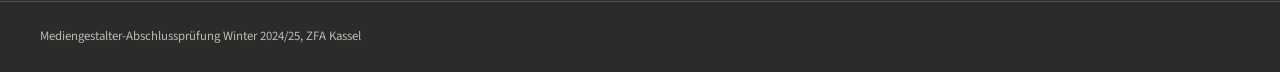
<file: impressum.html>
<!DOCTYPE html>
<html lang="de">
<head>
<meta charset="utf-8">
<meta name="viewport" content="width=device-width, initial-scale=1">
<title>Impressum | Isabella-Edel-Museum</title>
<meta name="description" content="Impressum der Isabella-Edel-Stiftung.">
<link rel="icon" href="img/icons/favicon.svg" type="image/svg+xml">
<meta name="color-scheme" content="light dark">
<link rel="stylesheet" href="css/style.css?v=964abd18">
<!-- Progressive Enhancement ("Cutting the Mustard"): Die Klasse "js" wird nur in modernen
     Browsern gesetzt. Nur dann führt js/main.js seine Erweiterungen aus. -->
<script>
(function (d) {
  if ('noModule' in HTMLScriptElement.prototype && 'IntersectionObserver' in window) d.classList.add('js');
  try { /* gespeicherte Darstellung vor dem ersten Zeichnen anwenden */
    var t = localStorage.getItem('iem-theme'); if (t === 'light' || t === 'dark') d.setAttribute('data-theme', t);
    if (localStorage.getItem('iem-a11y') === 'on') d.setAttribute('data-a11y', 'on');
  } catch (e) {}
})(document.documentElement);
</script>
<script defer src="js/main.js?v=7cff67e4"></script>
</head>
<body>
<a class="skip-link" href="#inhalt">Zum Inhalt springen</a>
<header class="site-header">
  <div class="container site-header__inner">
    <a class="site-logo" href="index.html"><img class="logo-light" src="img/logo.svg" width="121" height="84" alt="Isabella-Edel-Museum – zur Startseite"><img class="logo-dark" src="img/logo-hell.svg" width="121" height="84" alt="Isabella-Edel-Museum – zur Startseite"></a>
    <a class="header-cta" href="tickets.html">Tickets</a>
    <button class="nav-toggle" type="button" aria-expanded="false" aria-controls="hauptmenue" hidden>
      <span class="nav-toggle__bars" aria-hidden="true"></span><span class="nav-toggle__label">Menü</span>
    </button>
    <nav class="main-nav" id="hauptmenue" aria-label="Hauptmenü">
      <ul><li><a href="index.html">Startseite</a></li><li><a href="veranstaltungen.html">Veranstaltungen</a></li><li><a href="kuenstlerinnen.html">Künstlerinnen</a></li><li><a href="raeume.html">Räume</a></li><li><a href="gruenderin.html">Die Gründerin</a></li><li><a href="museumscafe.html">Museumscafé</a></li><li class="nav-item--cta"><a href="tickets.html" class="nav-cta">Tickets</a></li><li class="nav-prefs" hidden>
        <button class="pref-btn" type="button" data-pref="theme" aria-pressed="false"><svg class="pref-btn__icon" viewBox="0 0 24 24" aria-hidden="true" focusable="false"><path class="icon-moon" transform="translate(0.7 -0.6)" d="M11.28 4.03A8 8 0 1 0 19.8 13.77A6.5 6.5 0 0 1 11.28 4.03z"/><g class="icon-sun"><circle cx="12" cy="12" r="4"/><path d="M12 2.5v2.2M12 19.3v2.2M4.2 4.2l1.6 1.6M18.2 18.2l1.6 1.6M2.5 12h2.2M19.3 12h2.2M4.2 19.8l1.6-1.6M18.2 5.8l1.6-1.6"/></g></svg><span class="pref-btn__label">Dunkler Modus</span></button>
        <button class="pref-btn" type="button" data-pref="a11y" aria-pressed="false"><svg class="pref-btn__icon" viewBox="0 0 24 24" aria-hidden="true" focusable="false"><circle cx="12" cy="12" r="10"/><g transform="translate(0 -0.53)"><circle class="icon-fill" cx="12" cy="7.2" r="1.5"/><path d="M7.5 10l4.5 1 4.5-1M12 11v3.3l-2.4 4.2M12 14.3l2.4 4.2"/></g></svg><span class="pref-btn__label">Barrierefreier Modus</span></button>
      </li></ul>
    </nav>
  </div>
</header>
<main id="inhalt">

<div class="page-hero"><picture><source type="image/webp" srcset="img/bremen-640.webp 640w, img/bremen-1280.webp 1280w, img/bremen-2000.webp 2000w" sizes="100vw"><img src="img/bremen-1280.jpg" srcset="img/bremen-640.jpg 640w, img/bremen-1280.jpg 1280w, img/bremen-2000.jpg 2000w" sizes="100vw" width="1280" height="853" alt="Historische Giebelhäuser in Bremen" fetchpriority="high"></picture></div><header class="page-intro container"><h1>Impressum</h1></header>
<div class="container prose">
  <address class="imprint">
    <strong>Isabella-Edel-Stiftung</strong><br>
    Brixener Straße 5<br>
    28215 Bremen<br>
    Tel: <a href="tel:+494216658484">+49 421 6658484</a><br>
    Fax: +49 421 6658485<br>
    E-Mail: <a href="mailto:info@isabella-edel-museum.de">info@isabella-edel-museum.de</a><br>
    <a href="index.html">www.isabella-edel-museum.de</a>
  </address>
  <p>Die Isabella-Edel-Stiftung ist eine öffentliche Stiftung privaten Rechts.<br>
  Vorstandsvorsitzende: Dr. Isa Bertram</p>
</div>

</main>
<footer class="site-footer">
  <div class="container site-footer__inner">
    <div class="site-footer__col">
      <a class="site-footer__logo" href="index.html"><img src="img/logo-hell.svg" width="121" height="84" alt="Isabella-Edel-Museum – zur Startseite"></a>
      <address>Isabella-Edel-Stiftung<br>Brixener Straße 5<br>28215 Bremen</address>
    </div>
    <div class="site-footer__col">
      <p class="site-footer__label"><img class="picto" src="img/icons/oeffnungszeiten.svg" width="48" height="48" alt="">Öffnungszeiten</p>
      <p><span class="nowrap">Dienstag–Sonntag:</span> <span class="nowrap">11–17 Uhr</span></p>
    </div>
    <nav class="site-footer__col footer-nav" aria-label="Rechtliches">
      <ul><li><a href="impressum.html" aria-current="page">Impressum</a></li><li><a href="datenschutz.html">Datenschutz</a></li></ul>
    </nav>
  </div>
  <p class="site-footer__exam container">Mediengestalter-Abschlussprüfung Winter 2024/25, ZFA Kassel</p>
</footer>
</body>
</html>
</file>
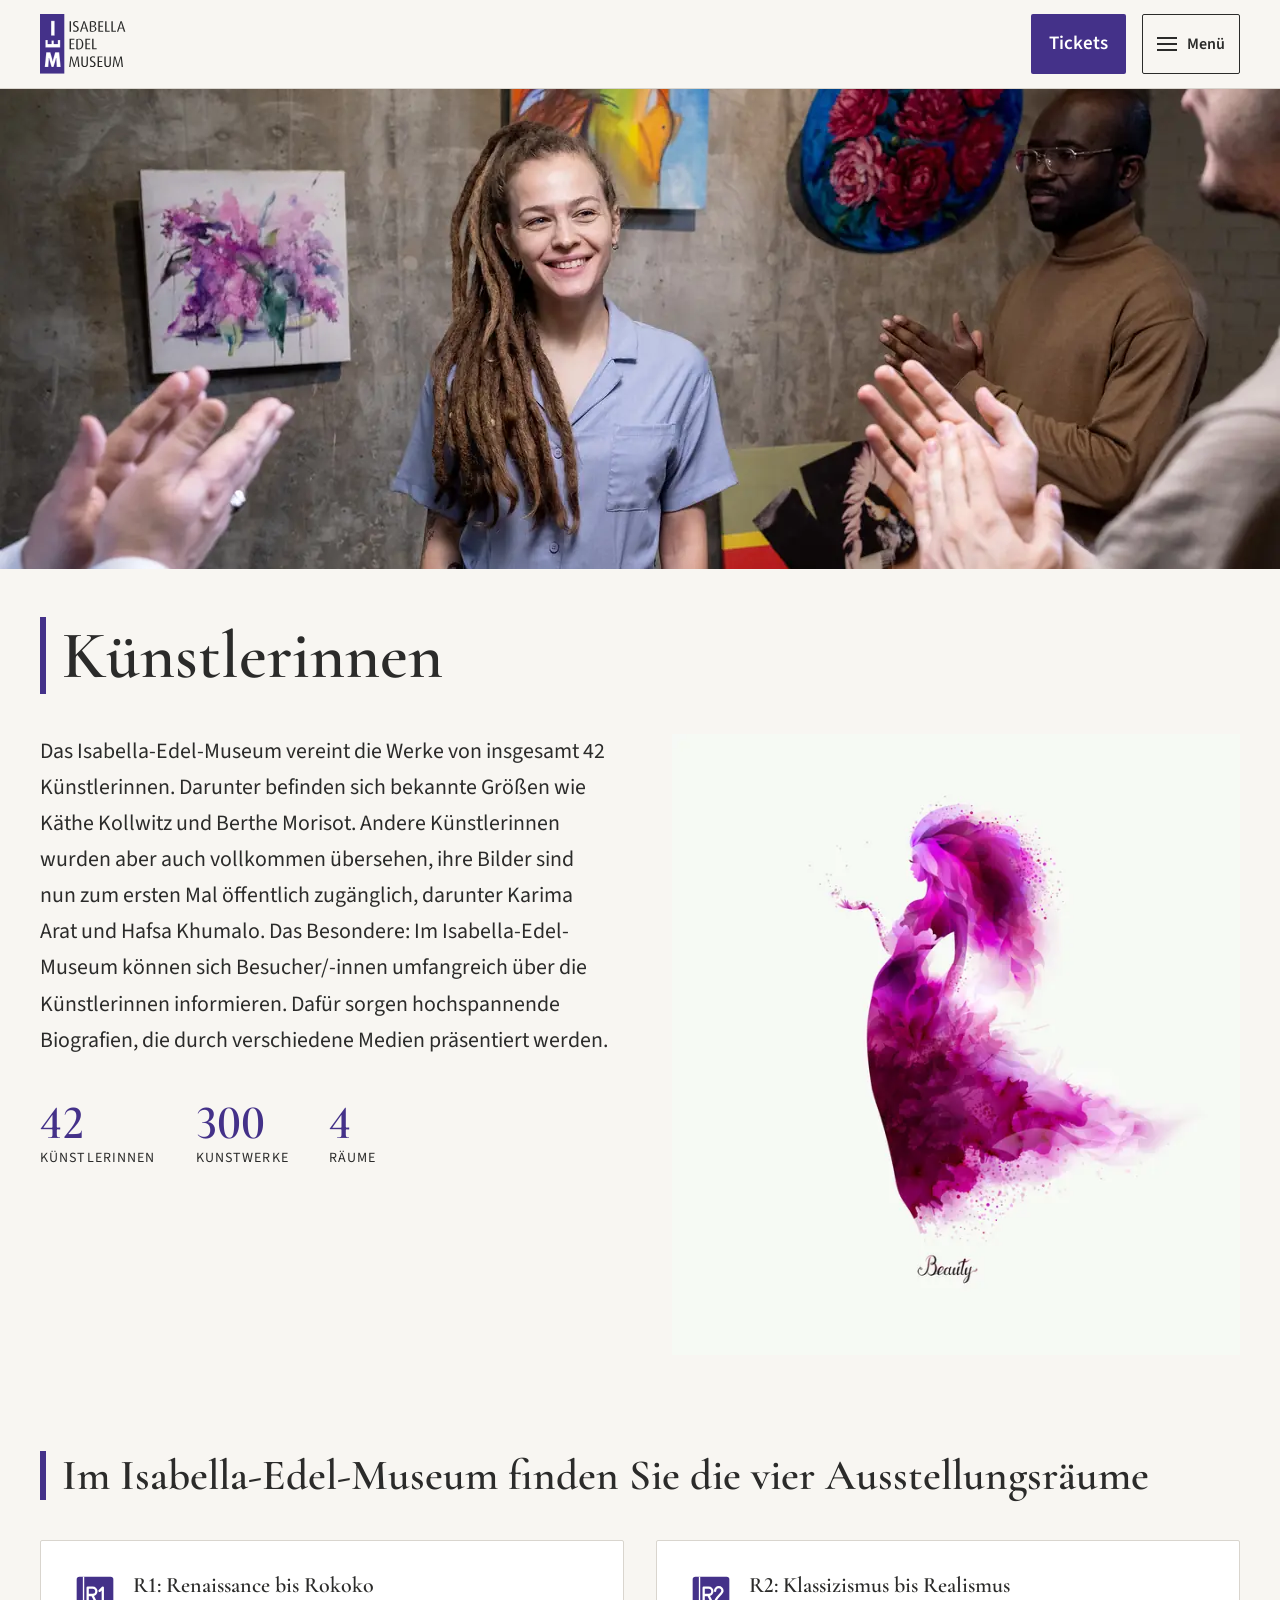
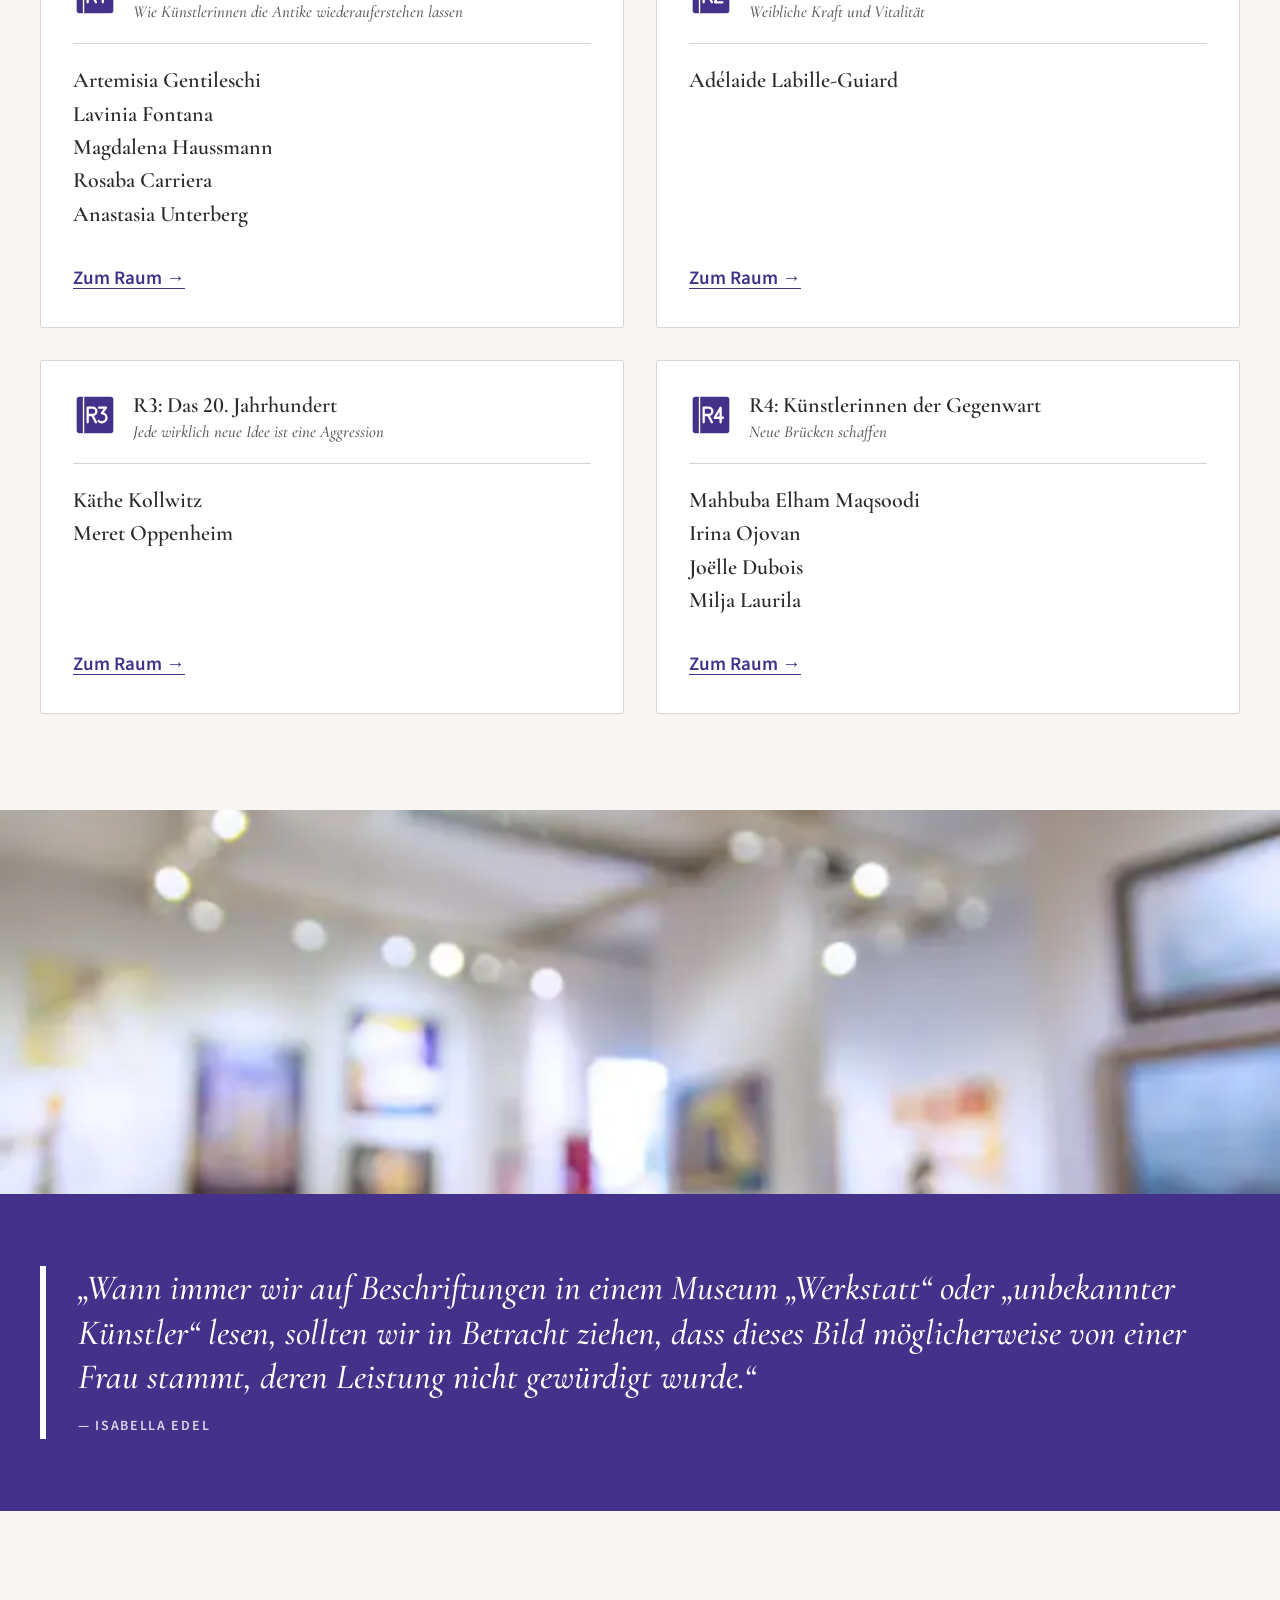
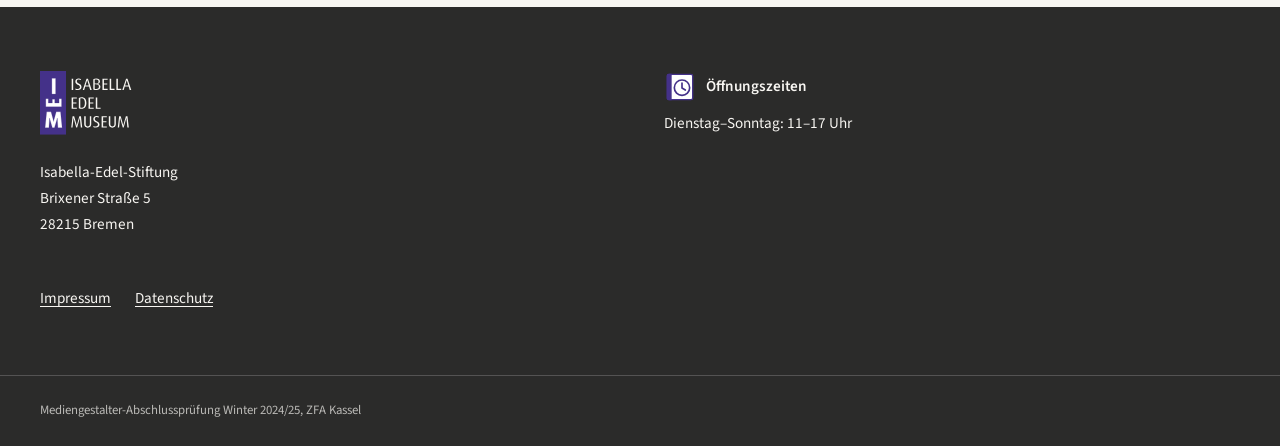
<file: kuenstlerinnen.html>
<!DOCTYPE html>
<html lang="de">
<head>
<meta charset="utf-8">
<meta name="viewport" content="width=device-width, initial-scale=1">
<title>Künstlerinnen | Isabella-Edel-Museum</title>
<meta name="description" content="42 Künstlerinnen – von Käthe Kollwitz bis zu bisher übersehenen Malerinnen.">
<link rel="icon" href="img/icons/favicon.svg" type="image/svg+xml">
<meta name="color-scheme" content="light dark">
<link rel="stylesheet" href="css/style.css?v=964abd18">
<!-- Progressive Enhancement ("Cutting the Mustard"): Die Klasse "js" wird nur in modernen
     Browsern gesetzt. Nur dann führt js/main.js seine Erweiterungen aus. -->
<script>
(function (d) {
  if ('noModule' in HTMLScriptElement.prototype && 'IntersectionObserver' in window) d.classList.add('js');
  try { /* gespeicherte Darstellung vor dem ersten Zeichnen anwenden */
    var t = localStorage.getItem('iem-theme'); if (t === 'light' || t === 'dark') d.setAttribute('data-theme', t);
    if (localStorage.getItem('iem-a11y') === 'on') d.setAttribute('data-a11y', 'on');
  } catch (e) {}
})(document.documentElement);
</script>
<script defer src="js/main.js?v=7cff67e4"></script>
</head>
<body class="page-kuenstlerinnen">
<a class="skip-link" href="#inhalt">Zum Inhalt springen</a>
<header class="site-header">
  <div class="container site-header__inner">
    <a class="site-logo" href="index.html"><img class="logo-light" src="img/logo.svg" width="121" height="84" alt="Isabella-Edel-Museum – zur Startseite"><img class="logo-dark" src="img/logo-hell.svg" width="121" height="84" alt="Isabella-Edel-Museum – zur Startseite"></a>
    <a class="header-cta" href="tickets.html">Tickets</a>
    <button class="nav-toggle" type="button" aria-expanded="false" aria-controls="hauptmenue" hidden>
      <span class="nav-toggle__bars" aria-hidden="true"></span><span class="nav-toggle__label">Menü</span>
    </button>
    <nav class="main-nav" id="hauptmenue" aria-label="Hauptmenü">
      <ul><li><a href="index.html">Startseite</a></li><li><a href="veranstaltungen.html">Veranstaltungen</a></li><li><a href="kuenstlerinnen.html" aria-current="page">Künstlerinnen</a></li><li><a href="raeume.html">Räume</a></li><li><a href="gruenderin.html">Die Gründerin</a></li><li><a href="museumscafe.html">Museumscafé</a></li><li class="nav-item--cta"><a href="tickets.html" class="nav-cta">Tickets</a></li><li class="nav-prefs" hidden>
        <button class="pref-btn" type="button" data-pref="theme" aria-pressed="false"><svg class="pref-btn__icon" viewBox="0 0 24 24" aria-hidden="true" focusable="false"><path class="icon-moon" transform="translate(0.7 -0.6)" d="M11.28 4.03A8 8 0 1 0 19.8 13.77A6.5 6.5 0 0 1 11.28 4.03z"/><g class="icon-sun"><circle cx="12" cy="12" r="4"/><path d="M12 2.5v2.2M12 19.3v2.2M4.2 4.2l1.6 1.6M18.2 18.2l1.6 1.6M2.5 12h2.2M19.3 12h2.2M4.2 19.8l1.6-1.6M18.2 5.8l1.6-1.6"/></g></svg><span class="pref-btn__label">Dunkler Modus</span></button>
        <button class="pref-btn" type="button" data-pref="a11y" aria-pressed="false"><svg class="pref-btn__icon" viewBox="0 0 24 24" aria-hidden="true" focusable="false"><circle cx="12" cy="12" r="10"/><g transform="translate(0 -0.53)"><circle class="icon-fill" cx="12" cy="7.2" r="1.5"/><path d="M7.5 10l4.5 1 4.5-1M12 11v3.3l-2.4 4.2M12 14.3l2.4 4.2"/></g></svg><span class="pref-btn__label">Barrierefreier Modus</span></button>
      </li></ul>
    </nav>
  </div>
</header>
<main id="inhalt">

<div class="page-hero"><picture><source type="image/webp" srcset="img/kuenstlerin-640.webp 640w, img/kuenstlerin-1280.webp 1280w, img/kuenstlerin-2000.webp 2000w" sizes="100vw"><img src="img/kuenstlerin-1280.jpg" srcset="img/kuenstlerin-640.jpg 640w, img/kuenstlerin-1280.jpg 1280w, img/kuenstlerin-2000.jpg 2000w" sizes="100vw" width="1280" height="853" alt="Eine Künstlerin präsentiert lachend ihre farbenfrohen Bilder vor Publikum" fetchpriority="high"></picture></div><header class="page-intro container"><h1>Künstlerinnen</h1></header>
<div class="container split split--artists">
  <div class="split__text">
    <p class="lead">Das Isabella-Edel-Museum vereint die Werke von insgesamt 42 Künstlerinnen. Darunter befinden sich bekannte Größen wie Käthe Kollwitz und Berthe Morisot. Andere Künstlerinnen wurden aber auch vollkommen übersehen, ihre Bilder sind nun zum ersten Mal öffentlich zugänglich, darunter Karima Arat und Hafsa Khumalo. Das Besondere: Im Isabella-Edel-Museum können sich Besucher/-innen umfangreich über die Künstlerinnen informieren. Dafür sorgen hochspannende Biografien, die durch verschiedene Medien präsentiert werden.</p>
    <ul class="facts" aria-label="Zahlen">
      <li><span class="facts__num">42</span><span class="facts__label">Künstlerinnen</span></li>
      <li><span class="facts__num">300</span><span class="facts__label">Kunstwerke</span></li>
      <li><span class="facts__num">4</span><span class="facts__label">Räume</span></li>
    </ul>
  </div>
  <figure class="split__aside figure artwork">
    <a class="zoom" href="img/r4-tinte-1280.jpg" aria-label="Figur einer Frau aus violetter Tinte, die sich im Wind auflöst – Bild vergrößern"><picture><source type="image/webp" srcset="img/r4-tinte-640.webp 640w, img/r4-tinte-1280.webp 1280w" sizes="(min-width: 1400px) 480px, (min-width: 576px) 45vw, 100vw"><img src="img/r4-tinte-1280.jpg" srcset="img/r4-tinte-640.jpg 640w, img/r4-tinte-1280.jpg 1280w" sizes="(min-width: 1400px) 480px, (min-width: 576px) 45vw, 100vw" width="1280" height="1398" alt="Figur einer Frau aus violetter Tinte, die sich im Wind auflöst" loading="lazy" decoding="async"></picture></a>
  </figure>
</div>

<section class="container artist-rooms" aria-labelledby="kuenstlerinnen-raeume">
  <h2 id="kuenstlerinnen-raeume" class="section-title">Im Isabella-Edel-Museum finden Sie die vier Ausstellungsräume</h2>
  <ul class="artist-rooms__list"><li class="card artist-room">
      <div class="artist-room__head"><img class="picto" src="img/icons/r1.svg" width="48" height="48" alt=""><div><h3 class="artist-room__title">R1: Renaissance bis Rokoko</h3>
      <p class="artist-room__subtitle">Wie Künstlerinnen die Antike wiederauferstehen lassen</p></div></div>
      <ul class="artist-room__names"><li>Artemisia Gentileschi</li><li>Lavinia Fontana</li><li>Magdalena Haussmann</li><li>Rosaba Carriera</li><li>Anastasia Unterberg</li></ul>
      <a class="artist-room__link" href="raeume.html#r1">Zum Raum<span class="visually-hidden"> R1: Renaissance bis Rokoko</span></a>
    </li><li class="card artist-room">
      <div class="artist-room__head"><img class="picto" src="img/icons/r2.svg" width="48" height="48" alt=""><div><h3 class="artist-room__title">R2: Klassizismus bis Realismus</h3>
      <p class="artist-room__subtitle">Weibliche Kraft und Vitalität</p></div></div>
      <ul class="artist-room__names"><li>Adélaide Labille-Guiard</li></ul>
      <a class="artist-room__link" href="raeume.html#r2">Zum Raum<span class="visually-hidden"> R2: Klassizismus bis Realismus</span></a>
    </li><li class="card artist-room">
      <div class="artist-room__head"><img class="picto" src="img/icons/r3.svg" width="48" height="48" alt=""><div><h3 class="artist-room__title">R3: Das 20. Jahrhundert</h3>
      <p class="artist-room__subtitle">Jede wirklich neue Idee ist eine Aggression</p></div></div>
      <ul class="artist-room__names"><li>Käthe Kollwitz</li><li>Meret Oppenheim</li></ul>
      <a class="artist-room__link" href="raeume.html#r3">Zum Raum<span class="visually-hidden"> R3: Das 20. Jahrhundert</span></a>
    </li><li class="card artist-room">
      <div class="artist-room__head"><img class="picto" src="img/icons/r4.svg" width="48" height="48" alt=""><div><h3 class="artist-room__title">R4: Künstlerinnen der Gegenwart</h3>
      <p class="artist-room__subtitle">Neue Brücken schaffen</p></div></div>
      <ul class="artist-room__names"><li>Mahbuba Elham Maqsoodi</li><li>Irina Ojovan</li><li>Joëlle Dubois</li><li>Milja Laurila</li></ul>
      <a class="artist-room__link" href="raeume.html#r4">Zum Raum<span class="visually-hidden"> R4: Künstlerinnen der Gegenwart</span></a>
    </li>
  </ul>
</section>

<section class="quote-band quote-band--end" aria-label="Zitat von Isabella Edel">
  <div class="quote-band__media"><picture><source type="image/webp" srcset="img/raeume-640.webp 640w, img/raeume-1280.webp 1280w, img/raeume-2000.webp 2000w" sizes="(min-width: 576px) 50vw, 100vw"><img src="img/raeume-1280.jpg" srcset="img/raeume-640.jpg 640w, img/raeume-1280.jpg 1280w, img/raeume-2000.jpg 2000w" sizes="(min-width: 576px) 50vw, 100vw" width="1280" height="853" alt="Heller Ausstellungssaal mit Gemälden an weißen Wänden" loading="lazy" decoding="async"></picture></div>
  <div class="quote-band__panel">
    <figure class="quote quote--band"><blockquote><p>„Wann immer wir auf Beschriftungen in einem Museum „Werkstatt“ oder „unbekannter Künstler“ lesen, sollten wir in Betracht ziehen, dass dieses Bild möglicherweise von einer Frau stammt, deren Leistung nicht gewürdigt wurde.“</p></blockquote><figcaption>Isabella Edel</figcaption></figure>
  </div>
</section>

</main>
<footer class="site-footer">
  <div class="container site-footer__inner">
    <div class="site-footer__col">
      <a class="site-footer__logo" href="index.html"><img src="img/logo-hell.svg" width="121" height="84" alt="Isabella-Edel-Museum – zur Startseite"></a>
      <address>Isabella-Edel-Stiftung<br>Brixener Straße 5<br>28215 Bremen</address>
    </div>
    <div class="site-footer__col">
      <p class="site-footer__label"><img class="picto" src="img/icons/oeffnungszeiten.svg" width="48" height="48" alt="">Öffnungszeiten</p>
      <p><span class="nowrap">Dienstag–Sonntag:</span> <span class="nowrap">11–17 Uhr</span></p>
    </div>
    <nav class="site-footer__col footer-nav" aria-label="Rechtliches">
      <ul><li><a href="impressum.html">Impressum</a></li><li><a href="datenschutz.html">Datenschutz</a></li></ul>
    </nav>
  </div>
  <p class="site-footer__exam container">Mediengestalter-Abschlussprüfung Winter 2024/25, ZFA Kassel</p>
</footer>
</body>
</html>
</file>
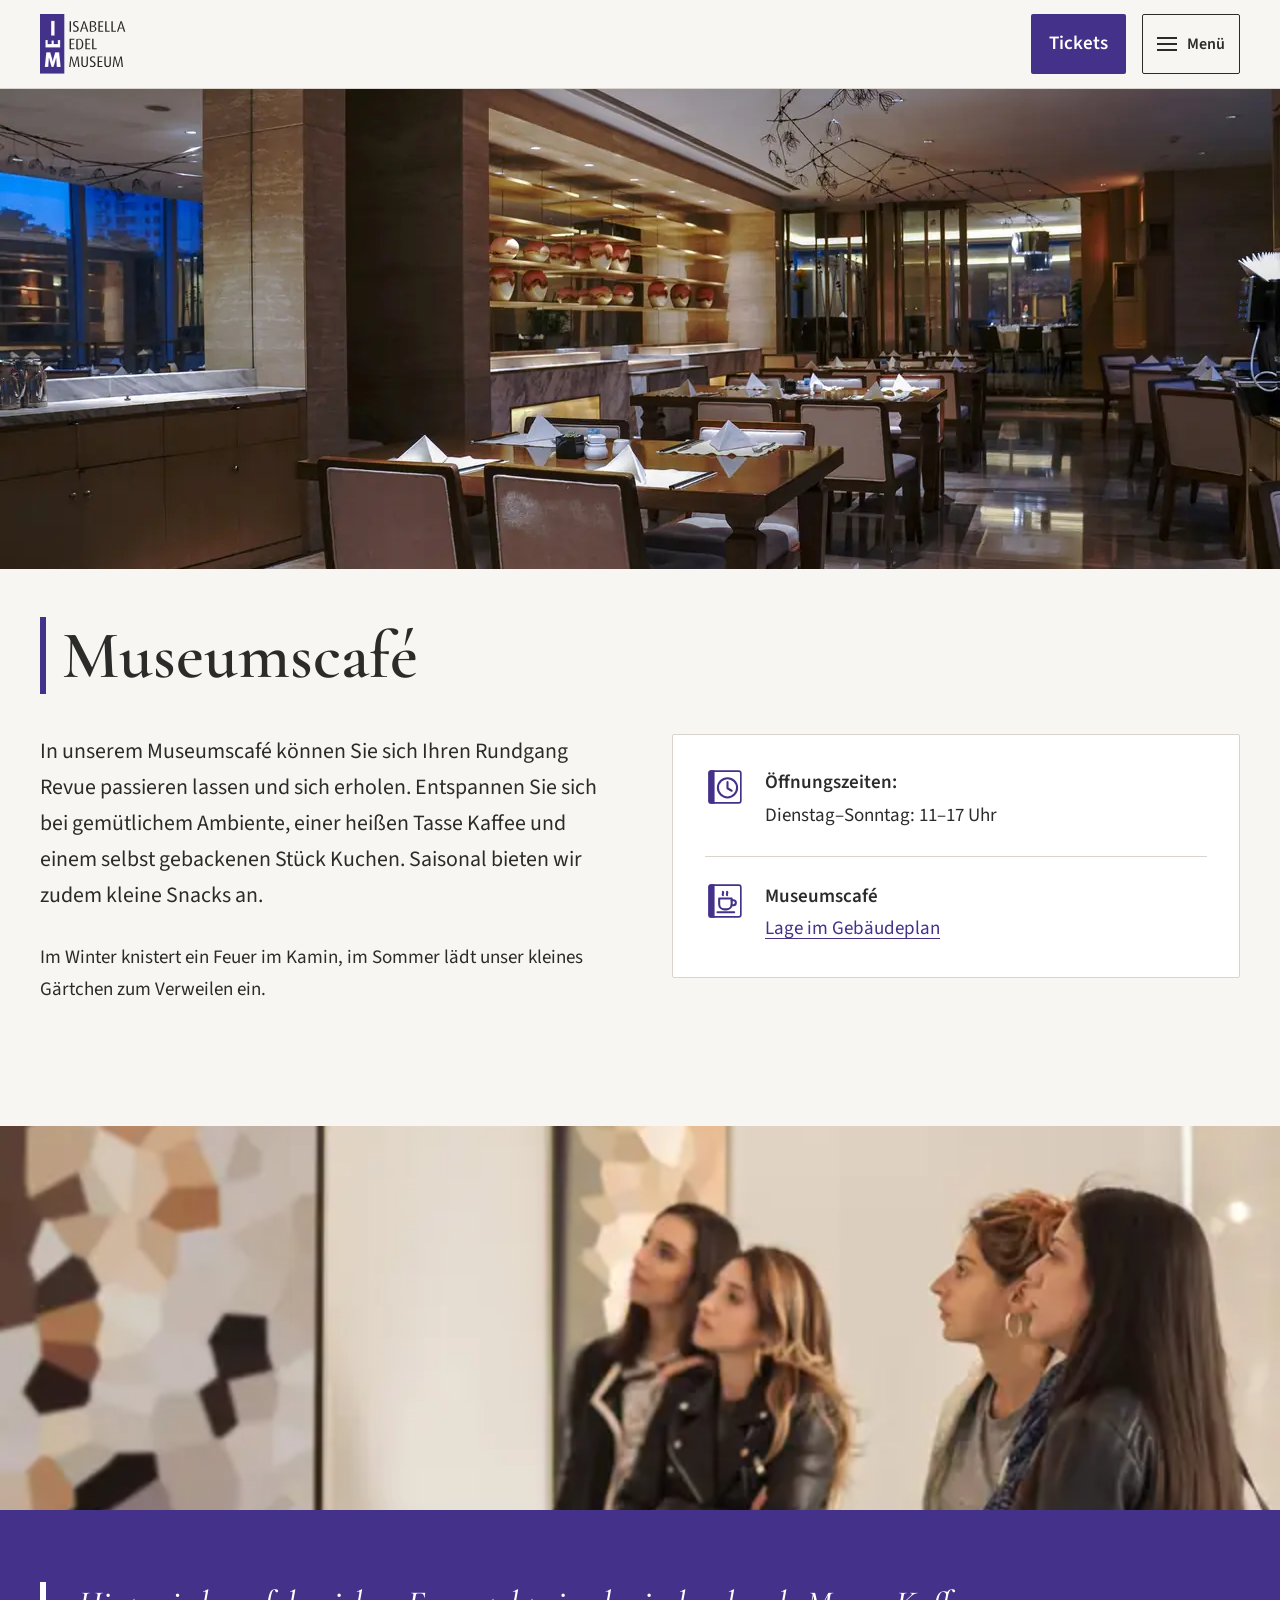
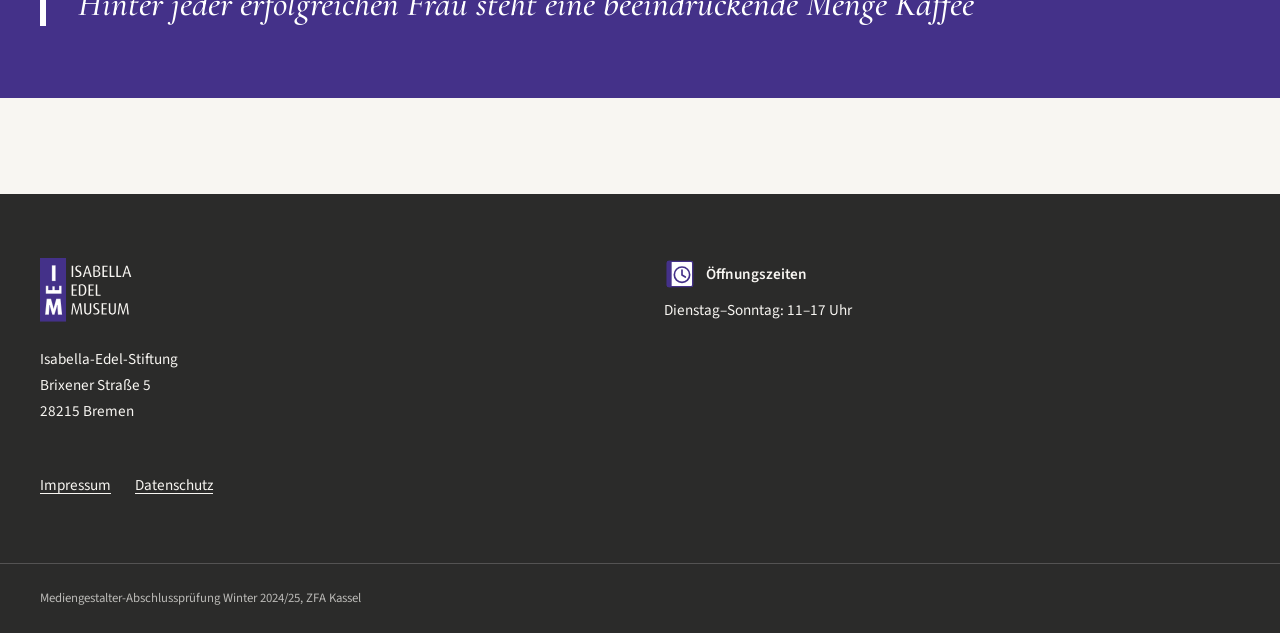
<file: museumscafe.html>
<!DOCTYPE html>
<html lang="de">
<head>
<meta charset="utf-8">
<meta name="viewport" content="width=device-width, initial-scale=1">
<title>Museumscafé | Isabella-Edel-Museum</title>
<meta name="description" content="Kaffee, selbst gebackener Kuchen und ein kleines Gärtchen im Museumscafé.">
<link rel="icon" href="img/icons/favicon.svg" type="image/svg+xml">
<meta name="color-scheme" content="light dark">
<link rel="stylesheet" href="css/style.css?v=964abd18">
<!-- Progressive Enhancement ("Cutting the Mustard"): Die Klasse "js" wird nur in modernen
     Browsern gesetzt. Nur dann führt js/main.js seine Erweiterungen aus. -->
<script>
(function (d) {
  if ('noModule' in HTMLScriptElement.prototype && 'IntersectionObserver' in window) d.classList.add('js');
  try { /* gespeicherte Darstellung vor dem ersten Zeichnen anwenden */
    var t = localStorage.getItem('iem-theme'); if (t === 'light' || t === 'dark') d.setAttribute('data-theme', t);
    if (localStorage.getItem('iem-a11y') === 'on') d.setAttribute('data-a11y', 'on');
  } catch (e) {}
})(document.documentElement);
</script>
<script defer src="js/main.js?v=7cff67e4"></script>
</head>
<body class="page-museumscafe">
<a class="skip-link" href="#inhalt">Zum Inhalt springen</a>
<header class="site-header">
  <div class="container site-header__inner">
    <a class="site-logo" href="index.html"><img class="logo-light" src="img/logo.svg" width="121" height="84" alt="Isabella-Edel-Museum – zur Startseite"><img class="logo-dark" src="img/logo-hell.svg" width="121" height="84" alt="Isabella-Edel-Museum – zur Startseite"></a>
    <a class="header-cta" href="tickets.html">Tickets</a>
    <button class="nav-toggle" type="button" aria-expanded="false" aria-controls="hauptmenue" hidden>
      <span class="nav-toggle__bars" aria-hidden="true"></span><span class="nav-toggle__label">Menü</span>
    </button>
    <nav class="main-nav" id="hauptmenue" aria-label="Hauptmenü">
      <ul><li><a href="index.html">Startseite</a></li><li><a href="veranstaltungen.html">Veranstaltungen</a></li><li><a href="kuenstlerinnen.html">Künstlerinnen</a></li><li><a href="raeume.html">Räume</a></li><li><a href="gruenderin.html">Die Gründerin</a></li><li><a href="museumscafe.html" aria-current="page">Museumscafé</a></li><li class="nav-item--cta"><a href="tickets.html" class="nav-cta">Tickets</a></li><li class="nav-prefs" hidden>
        <button class="pref-btn" type="button" data-pref="theme" aria-pressed="false"><svg class="pref-btn__icon" viewBox="0 0 24 24" aria-hidden="true" focusable="false"><path class="icon-moon" transform="translate(0.7 -0.6)" d="M11.28 4.03A8 8 0 1 0 19.8 13.77A6.5 6.5 0 0 1 11.28 4.03z"/><g class="icon-sun"><circle cx="12" cy="12" r="4"/><path d="M12 2.5v2.2M12 19.3v2.2M4.2 4.2l1.6 1.6M18.2 18.2l1.6 1.6M2.5 12h2.2M19.3 12h2.2M4.2 19.8l1.6-1.6M18.2 5.8l1.6-1.6"/></g></svg><span class="pref-btn__label">Dunkler Modus</span></button>
        <button class="pref-btn" type="button" data-pref="a11y" aria-pressed="false"><svg class="pref-btn__icon" viewBox="0 0 24 24" aria-hidden="true" focusable="false"><circle cx="12" cy="12" r="10"/><g transform="translate(0 -0.53)"><circle class="icon-fill" cx="12" cy="7.2" r="1.5"/><path d="M7.5 10l4.5 1 4.5-1M12 11v3.3l-2.4 4.2M12 14.3l2.4 4.2"/></g></svg><span class="pref-btn__label">Barrierefreier Modus</span></button>
      </li></ul>
    </nav>
  </div>
</header>
<main id="inhalt">

<div class="page-hero"><picture><source type="image/webp" srcset="img/museumscafe-640.webp 640w, img/museumscafe-1280.webp 1280w, img/museumscafe-2000.webp 2000w" sizes="100vw"><img src="img/museumscafe-1280.jpg" srcset="img/museumscafe-640.jpg 640w, img/museumscafe-1280.jpg 1280w, img/museumscafe-2000.jpg 2000w" sizes="100vw" width="1280" height="854" alt="Innenraum des Museumscafés mit Holztischen und warmem Licht" fetchpriority="high"></picture></div><header class="page-intro container"><h1>Museumscafé</h1></header>
<div class="container split split--cafe">
  <div class="split__text">
    <p class="lead">In unserem Museumscafé können Sie sich Ihren Rundgang Revue passieren lassen und sich erholen. Entspannen Sie sich bei gemütlichem Ambiente, einer heißen Tasse Kaffee und einem selbst gebackenen Stück Kuchen. Saisonal bieten wir zudem kleine Snacks an.</p>
    <p>Im Winter knistert ein Feuer im Kamin, im Sommer lädt unser kleines Gärtchen zum Verweilen ein.</p>
  </div>
  <aside class="split__aside card visit-card" aria-label="Ihr Besuch im Museumscafé">
    <div class="visit-card__item"><img class="picto" src="img/icons/oeffnungszeiten.svg" width="48" height="48" alt=""><div><p class="visit-card__label">Öffnungszeiten:</p><p><span class="nowrap">Dienstag–Sonntag:</span> <span class="nowrap">11–17 Uhr</span></p></div></div>
    <div class="visit-card__item"><img class="picto" src="img/icons/cafe.svg" width="48" height="48" alt=""><div><p class="visit-card__label">Museumscafé</p><p><a href="raeume.html#gebaeudeplan">Lage im Gebäudeplan</a></p></div></div>
  </aside>
</div>

<section class="quote-band quote-band--end" aria-label="Motto des Museumscafés">
  <div class="quote-band__media"><picture><source type="image/webp" srcset="img/besucherinnen-gespraech-640.webp 640w, img/besucherinnen-gespraech-1280.webp 1280w, img/besucherinnen-gespraech-2000.webp 2000w" sizes="(min-width: 576px) 50vw, 100vw"><img src="img/besucherinnen-gespraech-1280.jpg" srcset="img/besucherinnen-gespraech-640.jpg 640w, img/besucherinnen-gespraech-1280.jpg 1280w, img/besucherinnen-gespraech-2000.jpg 2000w" sizes="(min-width: 576px) 50vw, 100vw" width="1280" height="854" alt="Gruppe von Frauen im angeregten Gespräch vor einem abstrakten Gemälde" loading="lazy" decoding="async"></picture></div>
  <div class="quote-band__panel">
    <figure class="quote quote--band"><blockquote><p>Hinter jeder erfolgreichen Frau steht eine beeindruckende Menge Kaffee</p></blockquote></figure>
  </div>
</section>

</main>
<footer class="site-footer">
  <div class="container site-footer__inner">
    <div class="site-footer__col">
      <a class="site-footer__logo" href="index.html"><img src="img/logo-hell.svg" width="121" height="84" alt="Isabella-Edel-Museum – zur Startseite"></a>
      <address>Isabella-Edel-Stiftung<br>Brixener Straße 5<br>28215 Bremen</address>
    </div>
    <div class="site-footer__col">
      <p class="site-footer__label"><img class="picto" src="img/icons/oeffnungszeiten.svg" width="48" height="48" alt="">Öffnungszeiten</p>
      <p><span class="nowrap">Dienstag–Sonntag:</span> <span class="nowrap">11–17 Uhr</span></p>
    </div>
    <nav class="site-footer__col footer-nav" aria-label="Rechtliches">
      <ul><li><a href="impressum.html">Impressum</a></li><li><a href="datenschutz.html">Datenschutz</a></li></ul>
    </nav>
  </div>
  <p class="site-footer__exam container">Mediengestalter-Abschlussprüfung Winter 2024/25, ZFA Kassel</p>
</footer>
</body>
</html>
</file>
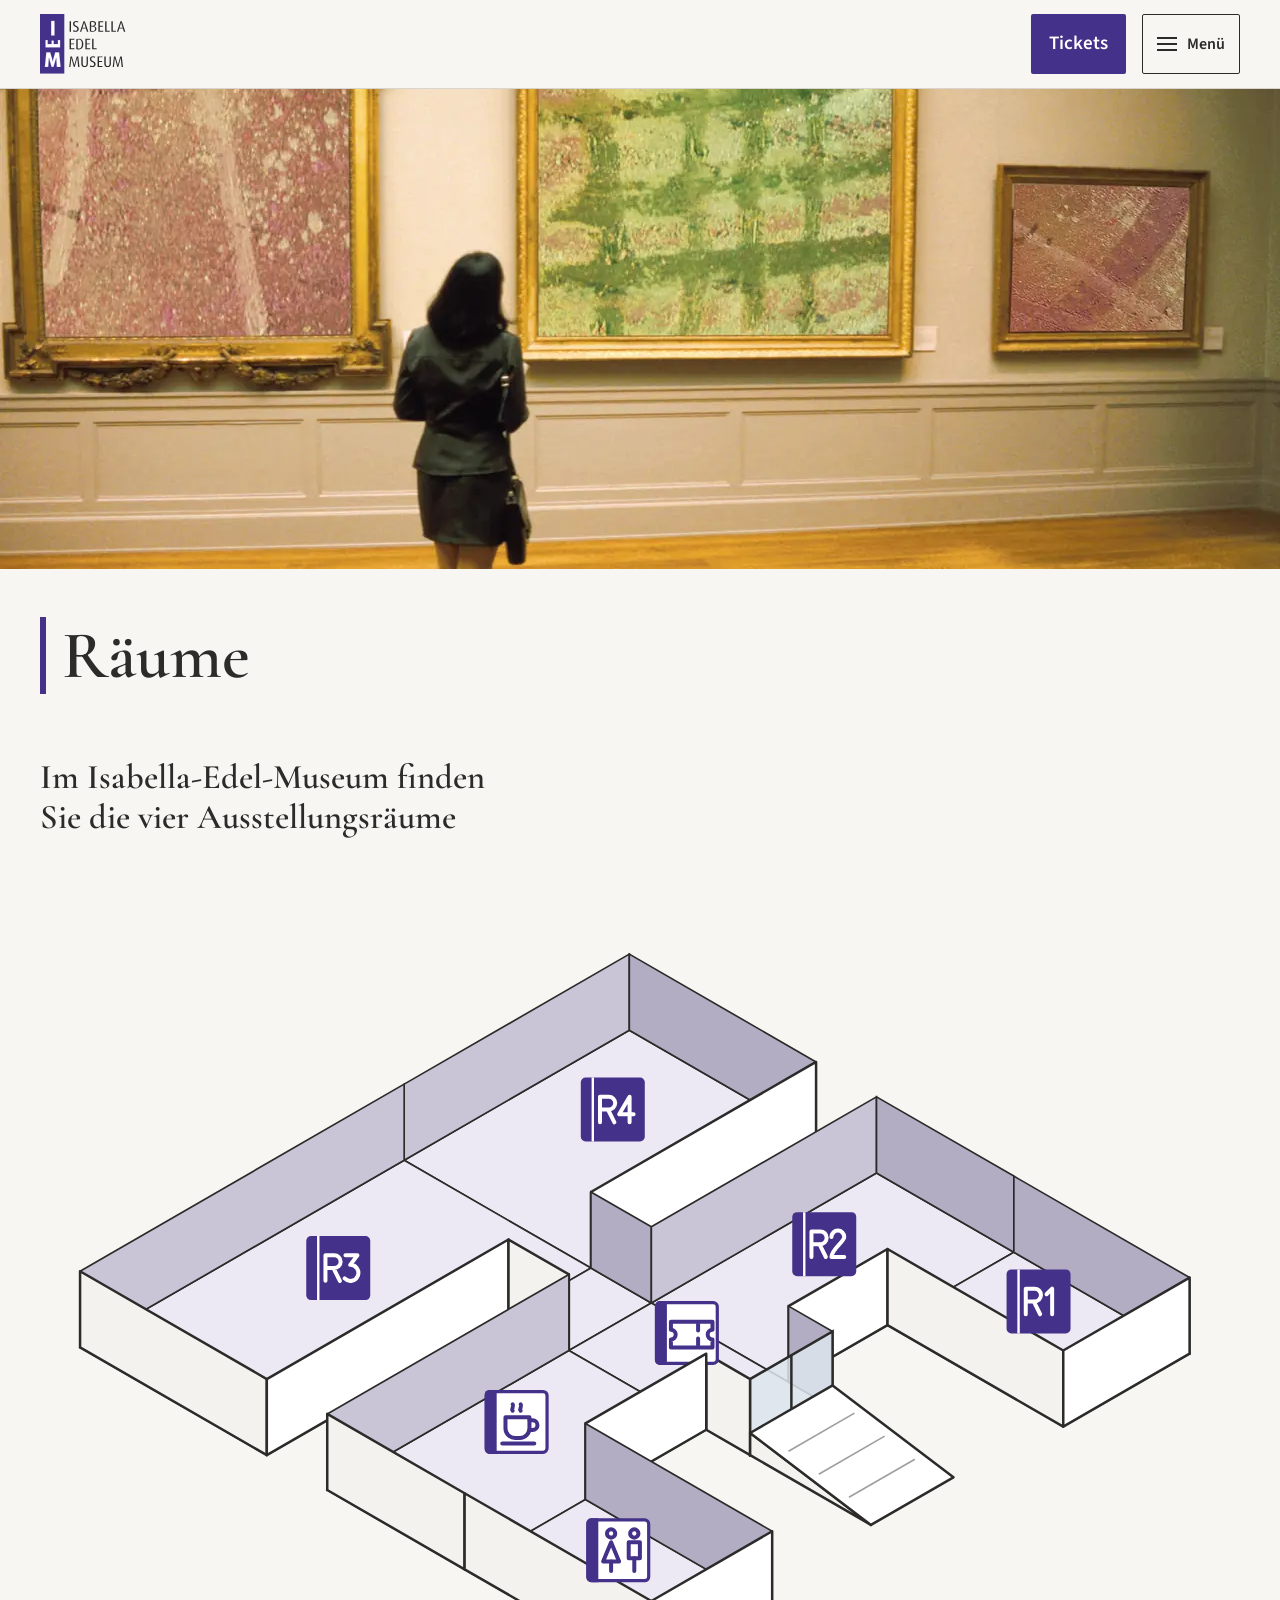
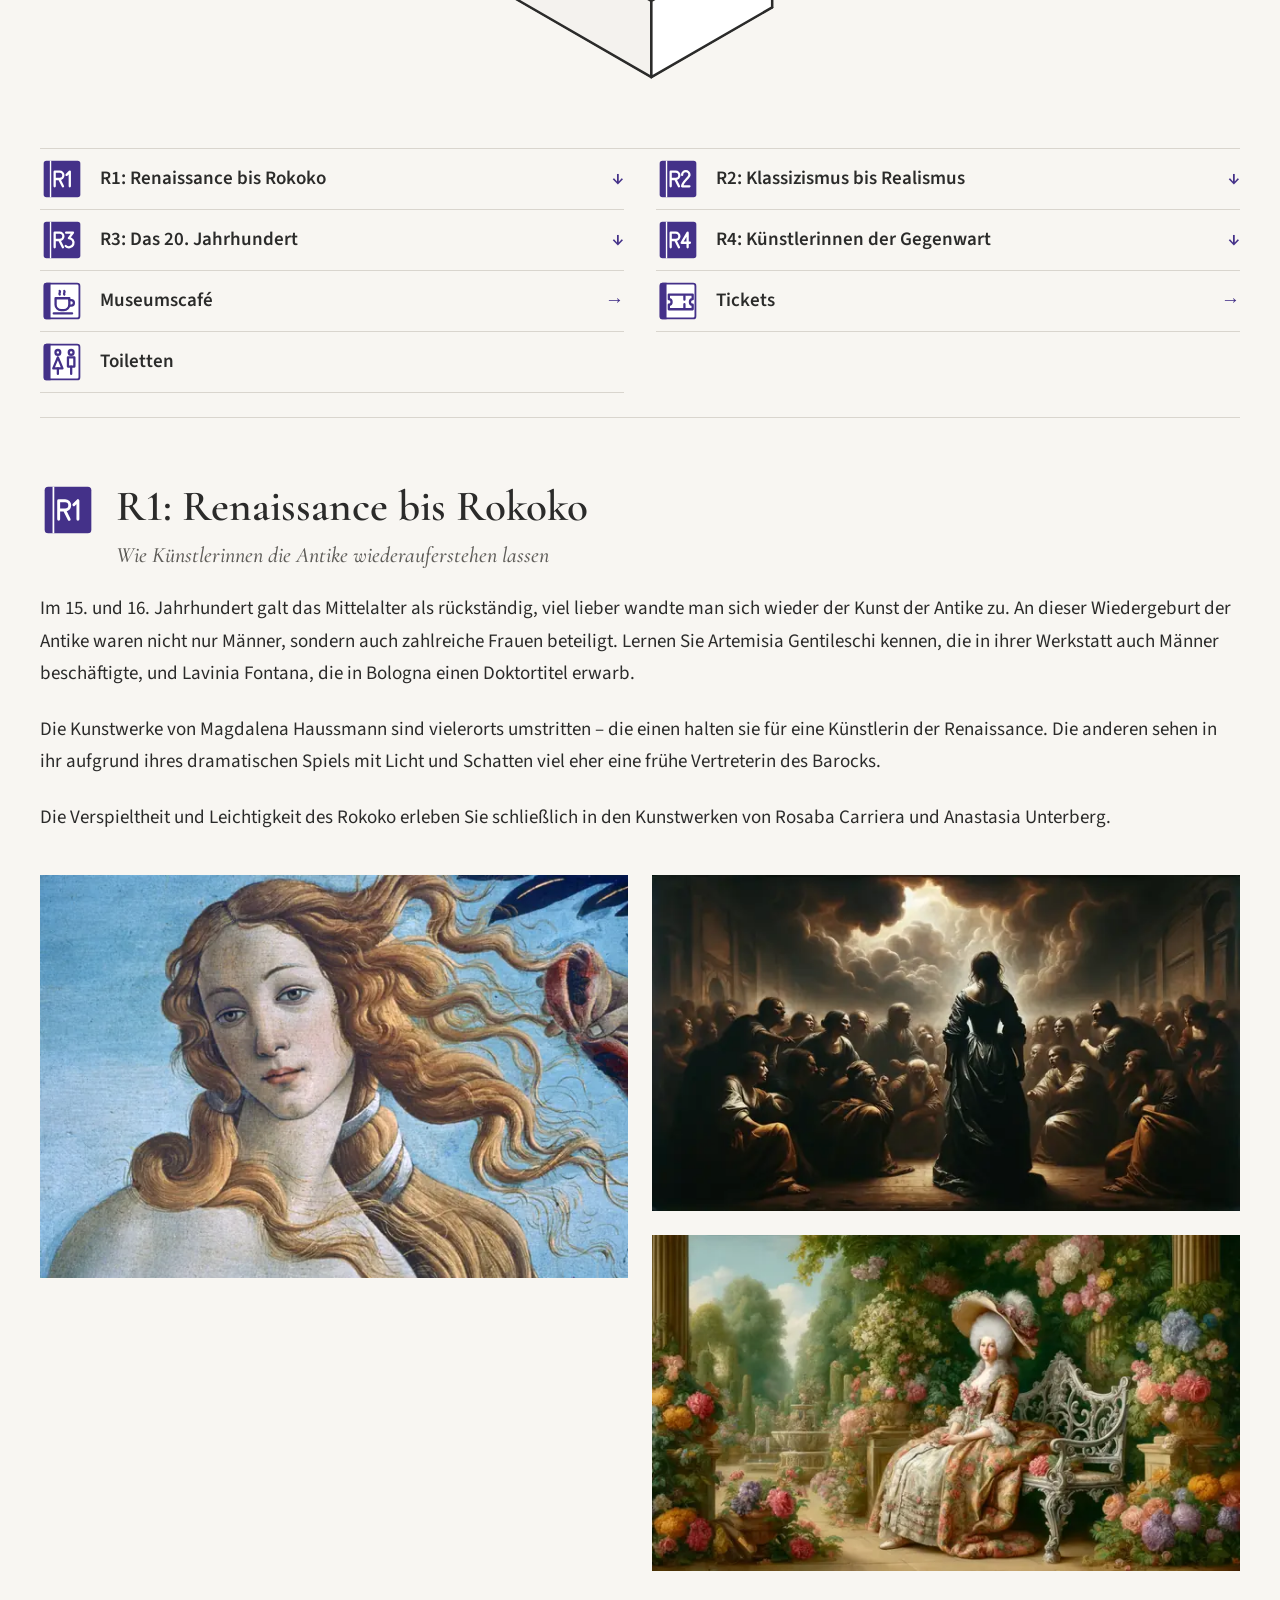
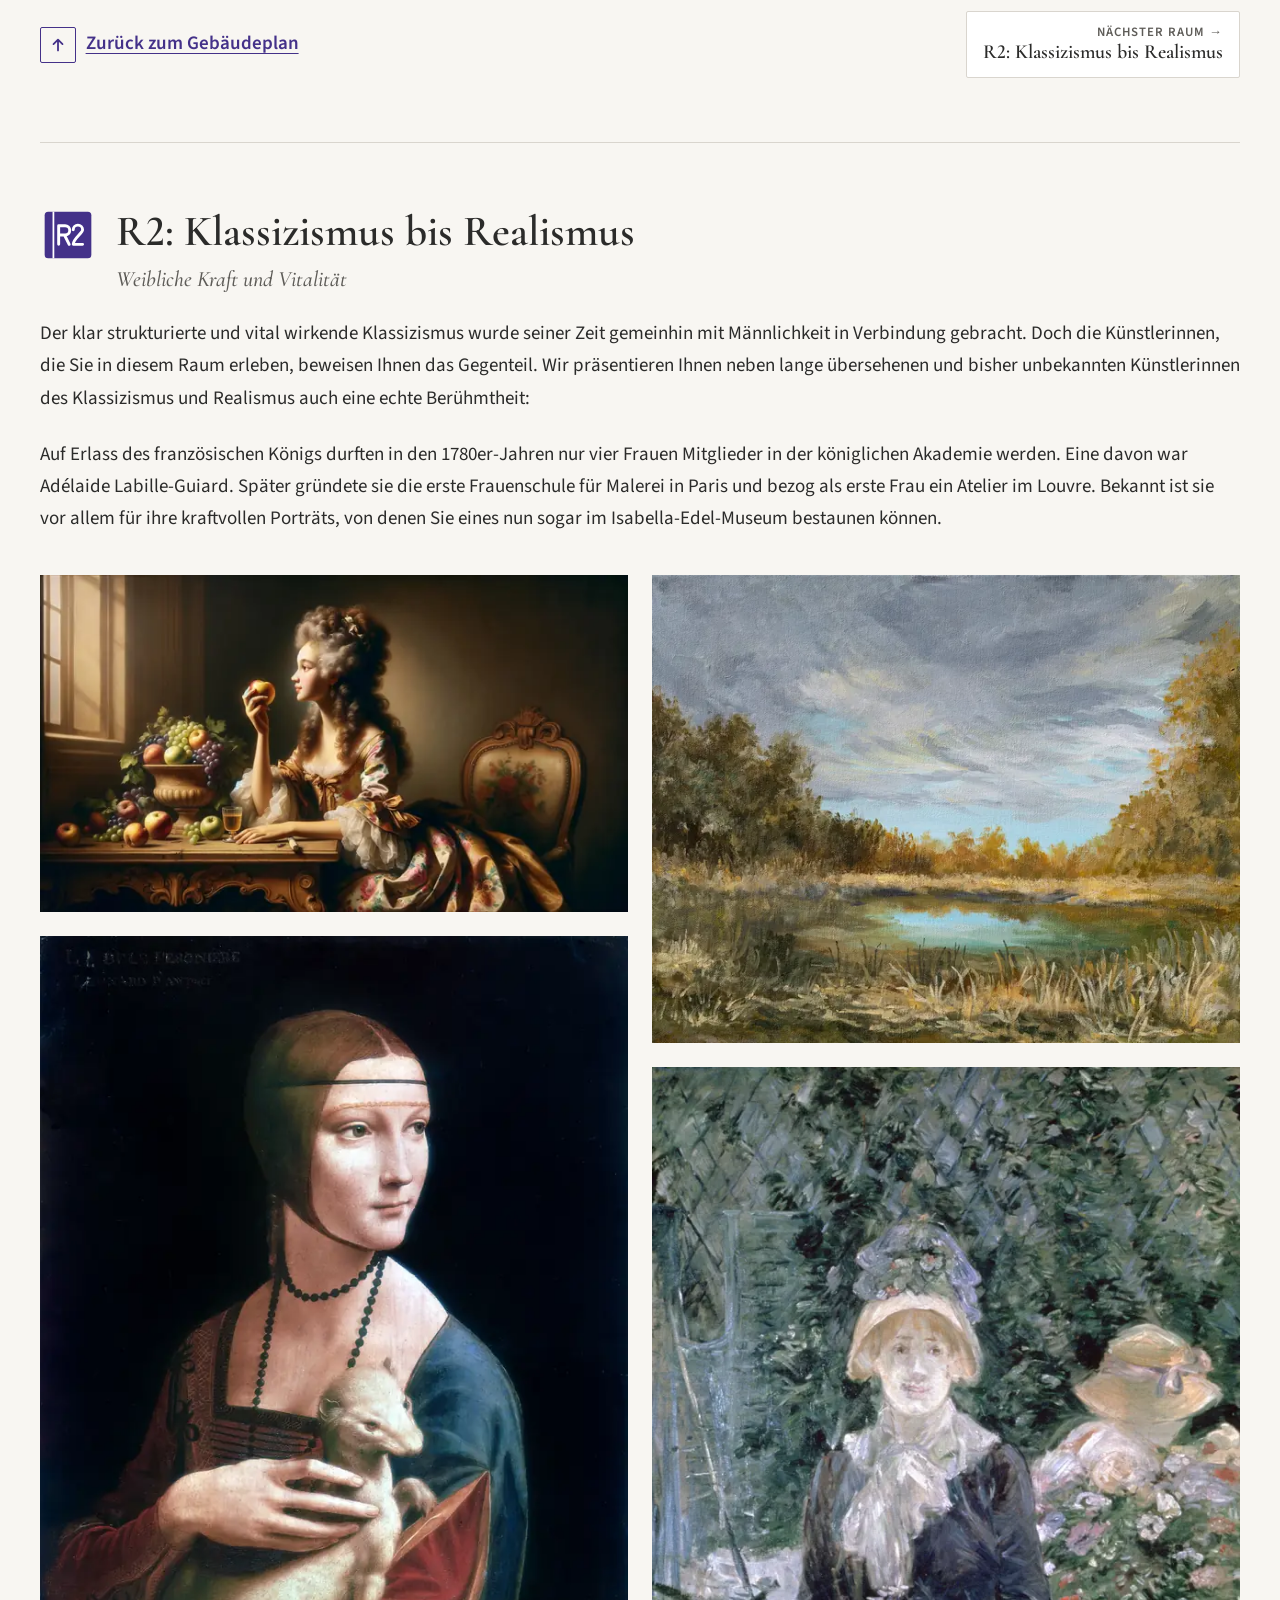
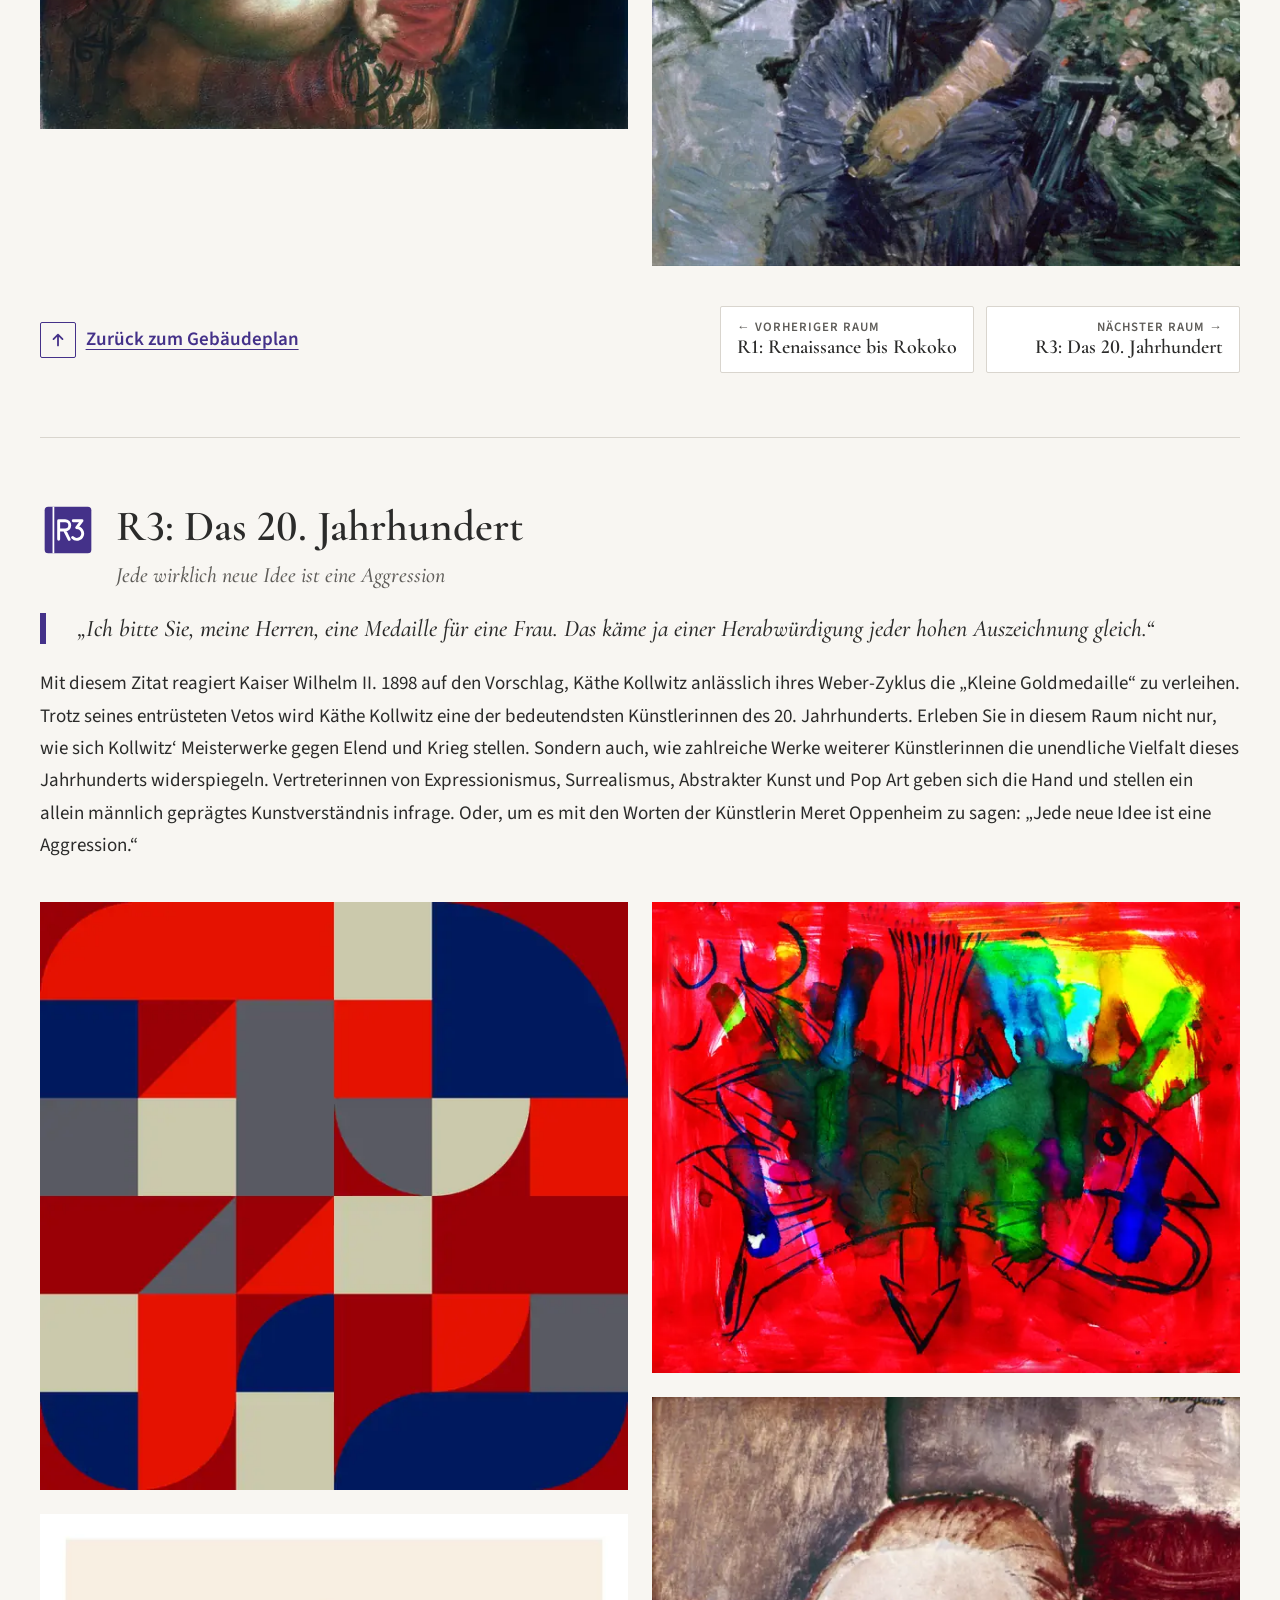
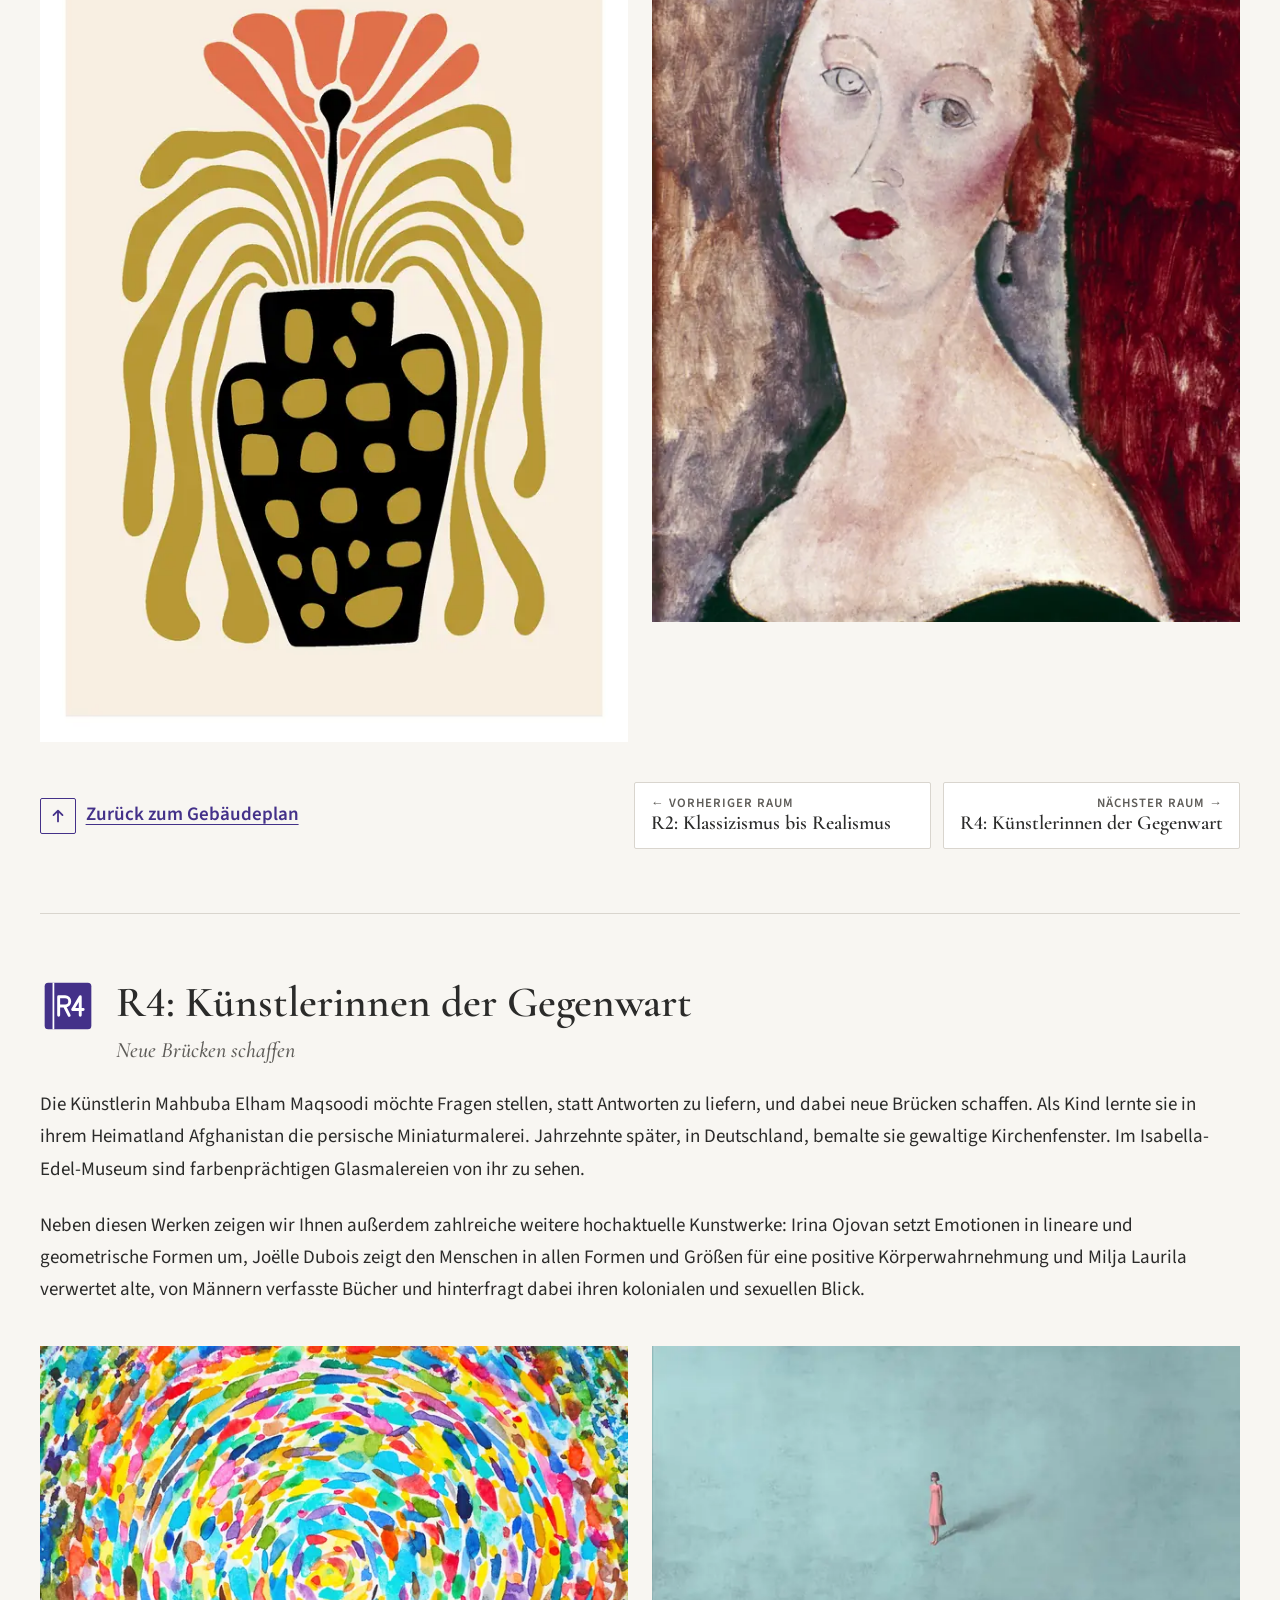
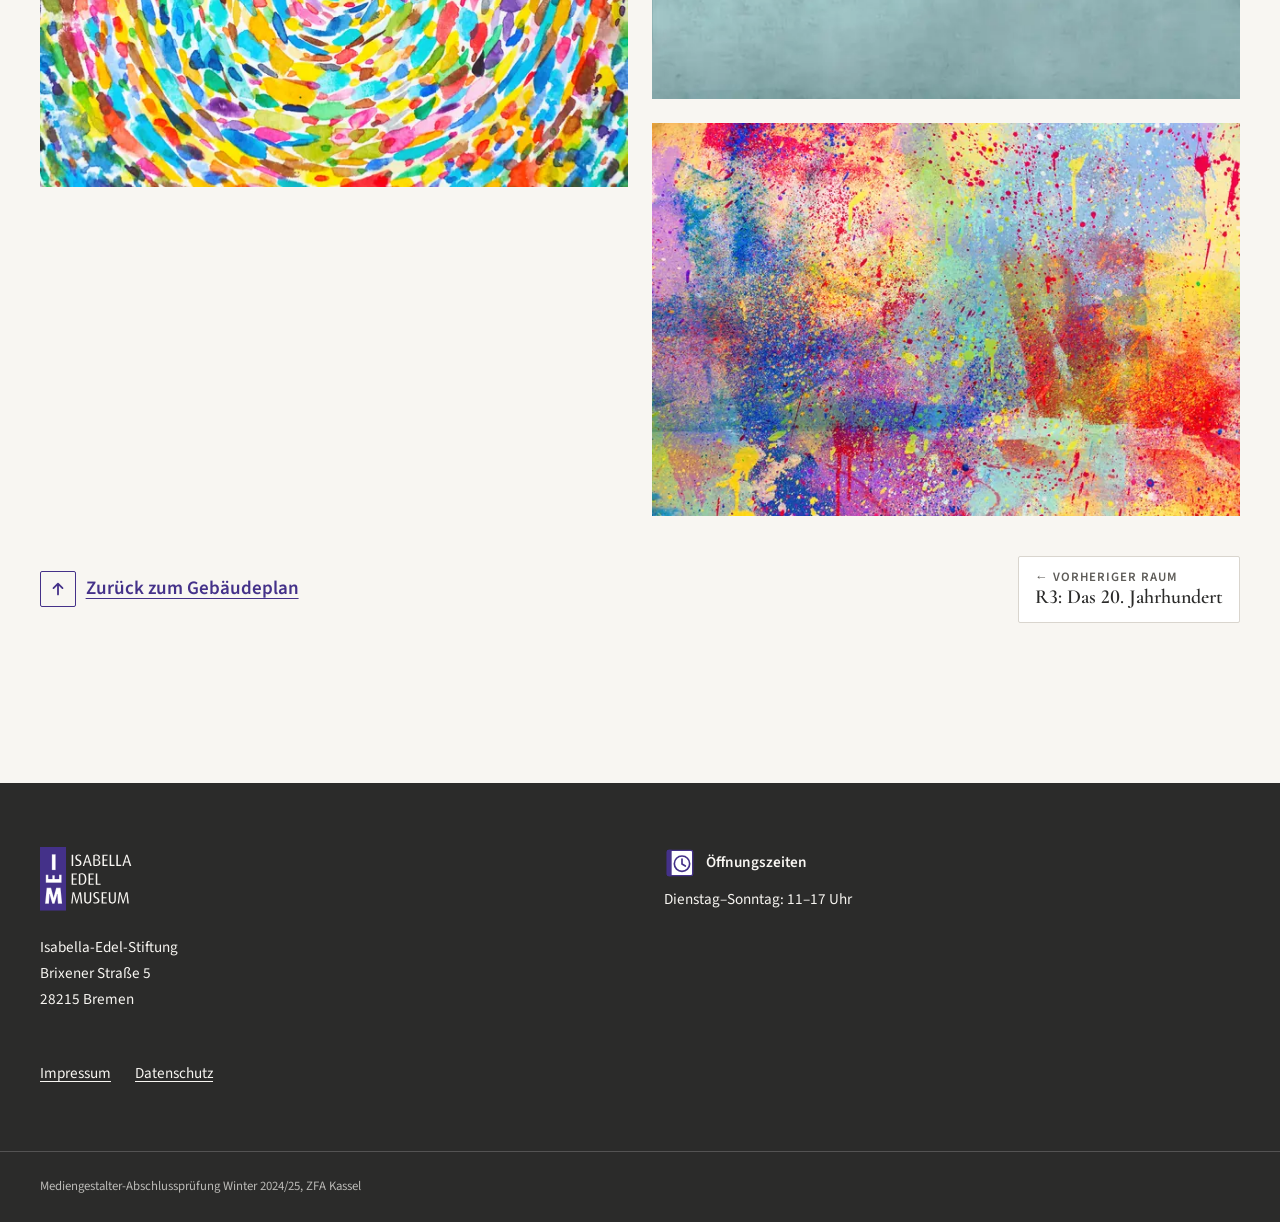
<file: raeume.html>
<!DOCTYPE html>
<html lang="de">
<head>
<meta charset="utf-8">
<meta name="viewport" content="width=device-width, initial-scale=1">
<title>Räume | Isabella-Edel-Museum</title>
<meta name="description" content="Die vier Ausstellungsräume des Isabella-Edel-Museums mit Gebäudeplan.">
<link rel="icon" href="img/icons/favicon.svg" type="image/svg+xml">
<meta name="color-scheme" content="light dark">
<link rel="stylesheet" href="css/style.css?v=964abd18">
<!-- Progressive Enhancement ("Cutting the Mustard"): Die Klasse "js" wird nur in modernen
     Browsern gesetzt. Nur dann führt js/main.js seine Erweiterungen aus. -->
<script>
(function (d) {
  if ('noModule' in HTMLScriptElement.prototype && 'IntersectionObserver' in window) d.classList.add('js');
  try { /* gespeicherte Darstellung vor dem ersten Zeichnen anwenden */
    var t = localStorage.getItem('iem-theme'); if (t === 'light' || t === 'dark') d.setAttribute('data-theme', t);
    if (localStorage.getItem('iem-a11y') === 'on') d.setAttribute('data-a11y', 'on');
  } catch (e) {}
})(document.documentElement);
</script>
<script defer src="js/main.js?v=7cff67e4"></script>
</head>
<body class="page-rooms">
<a class="skip-link" href="#inhalt">Zum Inhalt springen</a>
<header class="site-header">
  <div class="container site-header__inner">
    <a class="site-logo" href="index.html"><img class="logo-light" src="img/logo.svg" width="121" height="84" alt="Isabella-Edel-Museum – zur Startseite"><img class="logo-dark" src="img/logo-hell.svg" width="121" height="84" alt="Isabella-Edel-Museum – zur Startseite"></a>
    <a class="header-cta" href="tickets.html">Tickets</a>
    <button class="nav-toggle" type="button" aria-expanded="false" aria-controls="hauptmenue" hidden>
      <span class="nav-toggle__bars" aria-hidden="true"></span><span class="nav-toggle__label">Menü</span>
    </button>
    <nav class="main-nav" id="hauptmenue" aria-label="Hauptmenü">
      <ul><li><a href="index.html">Startseite</a></li><li><a href="veranstaltungen.html">Veranstaltungen</a></li><li><a href="kuenstlerinnen.html">Künstlerinnen</a></li><li><a href="raeume.html" aria-current="page">Räume</a></li><li><a href="gruenderin.html">Die Gründerin</a></li><li><a href="museumscafe.html">Museumscafé</a></li><li class="nav-item--cta"><a href="tickets.html" class="nav-cta">Tickets</a></li><li class="nav-prefs" hidden>
        <button class="pref-btn" type="button" data-pref="theme" aria-pressed="false"><svg class="pref-btn__icon" viewBox="0 0 24 24" aria-hidden="true" focusable="false"><path class="icon-moon" transform="translate(0.7 -0.6)" d="M11.28 4.03A8 8 0 1 0 19.8 13.77A6.5 6.5 0 0 1 11.28 4.03z"/><g class="icon-sun"><circle cx="12" cy="12" r="4"/><path d="M12 2.5v2.2M12 19.3v2.2M4.2 4.2l1.6 1.6M18.2 18.2l1.6 1.6M2.5 12h2.2M19.3 12h2.2M4.2 19.8l1.6-1.6M18.2 5.8l1.6-1.6"/></g></svg><span class="pref-btn__label">Dunkler Modus</span></button>
        <button class="pref-btn" type="button" data-pref="a11y" aria-pressed="false"><svg class="pref-btn__icon" viewBox="0 0 24 24" aria-hidden="true" focusable="false"><circle cx="12" cy="12" r="10"/><g transform="translate(0 -0.53)"><circle class="icon-fill" cx="12" cy="7.2" r="1.5"/><path d="M7.5 10l4.5 1 4.5-1M12 11v3.3l-2.4 4.2M12 14.3l2.4 4.2"/></g></svg><span class="pref-btn__label">Barrierefreier Modus</span></button>
      </li></ul>
    </nav>
  </div>
</header>
<main id="inhalt">

<div class="page-hero"><picture><source type="image/webp" srcset="img/besucherin-salon-640.webp 640w, img/besucherin-salon-1280.webp 1280w, img/besucherin-salon-2000.webp 2000w" sizes="100vw"><img src="img/besucherin-salon-1280.jpg" srcset="img/besucherin-salon-640.jpg 640w, img/besucherin-salon-1280.jpg 1280w, img/besucherin-salon-2000.jpg 2000w" sizes="100vw" width="1280" height="853" alt="Besucherin betrachtet goldgerahmte Gemälde in einem klassischen Ausstellungssaal" fetchpriority="high"></picture></div><header class="page-intro container"><h1>Räume</h1></header>
<section class="container plan" id="gebaeudeplan" aria-labelledby="plan-heading">
  <h2 id="plan-heading" class="plan__heading">Im Isabella-Edel-Museum finden Sie die vier Ausstellungsräume</h2>
  <div class="plan__layout">
    <figure class="plan__figure">
      <!-- Smartphone (< 576 px): nicht anklickbare Grafik -->
      <img class="plan__static" src="img/gebaeudeplan.svg" width="719" height="513" alt="Isometrischer Gebäudeplan: Im langen Flügel links liegen R3 (vorne) und R4 (hinten). Rechts daneben bilden R2 und R1 einen L-förmigen Gebäudeteil. Vorne links liegt das Museumscafé mit Toiletten, zwischen Café und R1 der Eingang mit Glasfront und Ticketverkauf.">
      <!-- Tablet/Desktop (≥ 576 px): klickbare Räume -->
      <div class="plan__interactive"><svg xmlns="http://www.w3.org/2000/svg" viewBox="-24 -292 719 513" class="plan-svg" role="group" aria-labelledby="plan-title"><title id="plan-title">Isometrischer Gebäudeplan des Isabella-Edel-Museums</title><defs><style>
.pl-floor{fill:#ECE9F4;stroke:#2B2B2A;stroke-width:1}
.pl-wall-back-a{fill:#C9C4D6;stroke:#2B2B2A;stroke-width:1}
.pl-wall-back-b{fill:#B3ADC4;stroke:#2B2B2A;stroke-width:1}
.pl-wall-front-a,.pl-wall-front-b{fill:#FFFFFF;stroke:#2B2B2A;stroke-width:1.5;stroke-linejoin:round}
.pl-wall-front-b{fill:#F4F2EE}
.pl-slab{fill:#FFFFFF;stroke:#2B2B2A;stroke-width:1.5;stroke-linejoin:round}
.pl-door{fill:#DDE6EE;fill-opacity:.85;stroke:#2B2B2A;stroke-width:1.5}
.pl-door-line{stroke:#2B2B2A;stroke-width:1.5}
.pl-ramp-line{stroke:#2B2B2A;stroke-width:1;stroke-opacity:.45}

.pl-room{cursor:pointer;outline:none}
.pl-room polygon{transition:fill .25s ease}
.pl-room:hover .pl-floor,.pl-room:focus-visible .pl-floor,.pl-room.is-active .pl-floor{fill:#443189}
.pl-room:hover .pl-wall-back-a,.pl-room:focus-visible .pl-wall-back-a,.pl-room.is-active .pl-wall-back-a{fill:#7D6FB5}
.pl-room:hover .pl-wall-back-b,.pl-room:focus-visible .pl-wall-back-b,.pl-room.is-active .pl-wall-back-b{fill:#6A5BA6}
.pl-room:focus-visible .pl-wall-front-a,.pl-room:focus-visible .pl-wall-front-b{stroke:#443189;stroke-width:3}
.pl-label{opacity:0;transition:opacity .2s ease;pointer-events:none}
.pl-label rect{fill:#2B2B2A}
.pl-label text{fill:#FFFFFF;font:600 15px "Source Sans 3","Segoe UI",Arial,sans-serif}
@media (prefers-reduced-motion:reduce){.pl-room polygon,.pl-label{transition:none}}
.plan-svg:has(.pl-grp-r1:hover,.pl-grp-r1:focus-visible,.pl-grp-r1.is-active) .pl-grp-r1 .pl-floor{fill:#443189}.plan-svg:has(.pl-grp-r1:hover,.pl-grp-r1:focus-visible,.pl-grp-r1.is-active) .pl-grp-r1 .pl-wall-back-a{fill:#7D6FB5}.plan-svg:has(.pl-grp-r1:hover,.pl-grp-r1:focus-visible,.pl-grp-r1.is-active) .pl-grp-r1 .pl-wall-back-b{fill:#6A5BA6}.plan-svg:has(.pl-grp-r1:hover,.pl-grp-r1:focus-visible,.pl-grp-r1.is-active) .pl-grp-r1 .pl-slab{fill:#C9C4D6}.plan-svg:has(.pl-grp-r1:hover,.pl-grp-r1:focus-visible,.pl-grp-r1.is-active) #label-r1{opacity:1}.plan-svg:has(.pl-grp-r2:hover,.pl-grp-r2:focus-visible,.pl-grp-r2.is-active) .pl-grp-r2 .pl-floor{fill:#443189}.plan-svg:has(.pl-grp-r2:hover,.pl-grp-r2:focus-visible,.pl-grp-r2.is-active) .pl-grp-r2 .pl-wall-back-a{fill:#7D6FB5}.plan-svg:has(.pl-grp-r2:hover,.pl-grp-r2:focus-visible,.pl-grp-r2.is-active) .pl-grp-r2 .pl-wall-back-b{fill:#6A5BA6}.plan-svg:has(.pl-grp-r2:hover,.pl-grp-r2:focus-visible,.pl-grp-r2.is-active) .pl-grp-r2 .pl-slab{fill:#C9C4D6}.plan-svg:has(.pl-grp-r2:hover,.pl-grp-r2:focus-visible,.pl-grp-r2.is-active) #label-r2{opacity:1}.plan-svg:has(.pl-grp-r3:hover,.pl-grp-r3:focus-visible,.pl-grp-r3.is-active) .pl-grp-r3 .pl-floor{fill:#443189}.plan-svg:has(.pl-grp-r3:hover,.pl-grp-r3:focus-visible,.pl-grp-r3.is-active) .pl-grp-r3 .pl-wall-back-a{fill:#7D6FB5}.plan-svg:has(.pl-grp-r3:hover,.pl-grp-r3:focus-visible,.pl-grp-r3.is-active) .pl-grp-r3 .pl-wall-back-b{fill:#6A5BA6}.plan-svg:has(.pl-grp-r3:hover,.pl-grp-r3:focus-visible,.pl-grp-r3.is-active) .pl-grp-r3 .pl-slab{fill:#C9C4D6}.plan-svg:has(.pl-grp-r3:hover,.pl-grp-r3:focus-visible,.pl-grp-r3.is-active) #label-r3{opacity:1}.plan-svg:has(.pl-grp-r4:hover,.pl-grp-r4:focus-visible,.pl-grp-r4.is-active) .pl-grp-r4 .pl-floor{fill:#443189}.plan-svg:has(.pl-grp-r4:hover,.pl-grp-r4:focus-visible,.pl-grp-r4.is-active) .pl-grp-r4 .pl-wall-back-a{fill:#7D6FB5}.plan-svg:has(.pl-grp-r4:hover,.pl-grp-r4:focus-visible,.pl-grp-r4.is-active) .pl-grp-r4 .pl-wall-back-b{fill:#6A5BA6}.plan-svg:has(.pl-grp-r4:hover,.pl-grp-r4:focus-visible,.pl-grp-r4.is-active) .pl-grp-r4 .pl-slab{fill:#C9C4D6}.plan-svg:has(.pl-grp-r4:hover,.pl-grp-r4:focus-visible,.pl-grp-r4.is-active) #label-r4{opacity:1}.plan-svg:has(.pl-grp-cafe:hover,.pl-grp-cafe:focus-visible,.pl-grp-cafe.is-active) .pl-grp-cafe .pl-floor{fill:#443189}.plan-svg:has(.pl-grp-cafe:hover,.pl-grp-cafe:focus-visible,.pl-grp-cafe.is-active) .pl-grp-cafe .pl-wall-back-a{fill:#7D6FB5}.plan-svg:has(.pl-grp-cafe:hover,.pl-grp-cafe:focus-visible,.pl-grp-cafe.is-active) .pl-grp-cafe .pl-wall-back-b{fill:#6A5BA6}.plan-svg:has(.pl-grp-cafe:hover,.pl-grp-cafe:focus-visible,.pl-grp-cafe.is-active) .pl-grp-cafe .pl-slab{fill:#C9C4D6}.plan-svg:has(.pl-grp-cafe:hover,.pl-grp-cafe:focus-visible,.pl-grp-cafe.is-active) #label-cafe{opacity:1}.plan-svg:has(.pl-grp-eingang:hover,.pl-grp-eingang:focus-visible,.pl-grp-eingang.is-active) .pl-grp-eingang .pl-floor{fill:#443189}.plan-svg:has(.pl-grp-eingang:hover,.pl-grp-eingang:focus-visible,.pl-grp-eingang.is-active) .pl-grp-eingang .pl-wall-back-a{fill:#7D6FB5}.plan-svg:has(.pl-grp-eingang:hover,.pl-grp-eingang:focus-visible,.pl-grp-eingang.is-active) .pl-grp-eingang .pl-wall-back-b{fill:#6A5BA6}.plan-svg:has(.pl-grp-eingang:hover,.pl-grp-eingang:focus-visible,.pl-grp-eingang.is-active) .pl-grp-eingang .pl-slab{fill:#C9C4D6}.plan-svg:has(.pl-grp-eingang:hover,.pl-grp-eingang:focus-visible,.pl-grp-eingang.is-active) #label-eingang{opacity:1}</style><symbol id="picto-r1" viewBox="0 0 48 48"><rect x="4" y="4" width="40" height="40" rx="3" fill="#443189"/><path d="M11.5 4v40" stroke="#FFFFFF" stroke-width="1.5"/><g stroke="#FFFFFF" fill="none" stroke-width="2.5" stroke-linecap="round" stroke-linejoin="round"><path d="M16 32V16h5.5a4 4 0 0 1 0 8H16m5 0 4 8"/><path d="M29 19.5 32.5 16v16"/></g></symbol><symbol id="picto-r2" viewBox="0 0 48 48"><rect x="4" y="4" width="40" height="40" rx="3" fill="#443189"/><path d="M11.5 4v40" stroke="#FFFFFF" stroke-width="1.5"/><g stroke="#FFFFFF" fill="none" stroke-width="2.5" stroke-linecap="round" stroke-linejoin="round"><path d="M16 32V16h5.5a4 4 0 0 1 0 8H16m5 0 4 8"/><path d="M28.5 19.5a4 4 0 0 1 8 0c0 3-8 7.5-8 12.5h8"/></g></symbol><symbol id="picto-r3" viewBox="0 0 48 48"><rect x="4" y="4" width="40" height="40" rx="3" fill="#443189"/><path d="M11.5 4v40" stroke="#FFFFFF" stroke-width="1.5"/><g stroke="#FFFFFF" fill="none" stroke-width="2.5" stroke-linecap="round" stroke-linejoin="round"><path d="M16 32V16h5.5a4 4 0 0 1 0 8H16m5 0 4 8"/><path d="M28.5 16h7.5l-4.5 6a5 5 0 1 1-3.5 8.5"/></g></symbol><symbol id="picto-r4" viewBox="0 0 48 48"><rect x="4" y="4" width="40" height="40" rx="3" fill="#443189"/><path d="M11.5 4v40" stroke="#FFFFFF" stroke-width="1.5"/><g stroke="#FFFFFF" fill="none" stroke-width="2.5" stroke-linecap="round" stroke-linejoin="round"><path d="M16 32V16h5.5a4 4 0 0 1 0 8H16m5 0 4 8"/><path d="M34.5 32V16l-6.5 11h9"/></g></symbol><symbol id="picto-cafe" viewBox="0 0 48 48"><rect x="5" y="5" width="38" height="38" rx="2.5" fill="#FFFFFF" stroke="#443189" stroke-width="2"/><path d="M4 7a3 3 0 0 1 3-3h4.5v40H7a3 3 0 0 1-3-3z" fill="#443189"/><g stroke="#443189" fill="none" stroke-width="2.5" stroke-linecap="round" stroke-linejoin="round"><path d="M17 21h15v7a6 6 0 0 1-6 6h-3a6 6 0 0 1-6-6z"/><path d="M32 23h2a3 3 0 0 1 0 6h-2"/><path d="M15 37.5h20"/><path d="M21.5 17c-1.2-1.5 1.2-2.5 0-4m5 4c-1.2-1.5 1.2-2.5 0-4"/></g></symbol><symbol id="picto-toiletten" viewBox="0 0 48 48"><rect x="5" y="5" width="38" height="38" rx="2.5" fill="#FFFFFF" stroke="#443189" stroke-width="2"/><path d="M4 7a3 3 0 0 1 3-3h4.5v40H7a3 3 0 0 1-3-3z" fill="#443189"/><g stroke="#443189" fill="none" stroke-width="2.5" stroke-linecap="round" stroke-linejoin="round"><circle cx="19.5" cy="13.5" r="2.6"/><path d="M19.5 19 14.5 31h10z"/><path d="M19.5 31v6"/><circle cx="34" cy="13.5" r="2.6"/><path d="M30.5 19h7v10h-7z"/><path d="M34 29v8"/></g></symbol><symbol id="picto-tickets" viewBox="0 0 48 48"><rect x="5" y="5" width="38" height="38" rx="2.5" fill="#FFFFFF" stroke="#443189" stroke-width="2"/><path d="M4 7a3 3 0 0 1 3-3h4.5v40H7a3 3 0 0 1-3-3z" fill="#443189"/><g stroke="#443189" fill="none" stroke-width="2.5" stroke-linecap="round" stroke-linejoin="round"><path d="M14 17h26v5a3 3 0 0 0 0 6v5H14v-5a3 3 0 0 0 0-6z"/><path d="M31 18.5v4m0 5v4"/></g></symbol></defs><a href="#r4" class="pl-room pl-grp-r4" id="plan-r4" aria-label="R4: Künstlerinnen der Gegenwart"><title>R4: Künstlerinnen der Gegenwart</title><polygon points="194.2,-112.1 329.1,-190.0 441.0,-125.4 306.1,-47.5" class="pl-floor"/><polygon points="194.2,-112.1 329.1,-190.0 329.1,-235.6 194.2,-157.7" class="pl-wall-back-a"/><polygon points="329.1,-190.0 441.0,-125.4 441.0,-171.0 329.1,-235.6" class="pl-wall-back-b"/><polygon points="306.1,-47.5 441.0,-125.4 441.0,-171.0 306.1,-93.1" class="pl-wall-front-a"/><use href="#picto-r4" x="296.2" y="-165.5" width="46" height="46"/></a><a href="#r3" class="pl-room pl-grp-r3" id="plan-r3" aria-label="R3: Das 20. Jahrhundert"><title>R3: Das 20. Jahrhundert</title><polygon points="0.0,0.0 194.2,-112.1 306.1,-47.5 111.9,64.6" class="pl-floor"/><polygon points="0.0,0.0 194.2,-112.1 194.2,-157.7 0.0,-45.6" class="pl-wall-back-a"/><polygon points="0.0,0.0 111.9,64.6 111.9,19.0 0.0,-45.6" class="pl-wall-front-b"/><polygon points="111.9,64.6 256.7,-19.0 256.7,-64.6 111.9,19.0" class="pl-wall-front-a"/><use href="#picto-r3" x="131.7" y="-70.5" width="46" height="46"/></a><a href="tickets.html" class="pl-room pl-grp-eingang" id="plan-eingang" aria-label="Eingang mit Ticketverkauf – zur Seite Tickets"><title>Eingang mit Ticketverkauf</title><polygon points="256.7,-19.0 306.1,-47.5 342.3,-26.6 292.9,1.9" class="pl-floor"/><polygon points="306.1,-47.5 342.3,-26.6 342.3,-72.2 306.1,-93.1" class="pl-wall-back-b"/><polygon points="256.7,-19.0 292.9,1.9 292.9,-43.7 256.7,-64.6" class="pl-wall-front-b"/></a><a href="#r2" class="pl-room pl-grp-r2" id="plan-r2" aria-label="R2: Klassizismus bis Realismus"><title>R2: Klassizismus bis Realismus</title><polygon points="342.3,-26.6 477.2,-104.5 559.5,-57.0 424.5,20.9" class="pl-floor"/><polygon points="342.3,-26.6 477.2,-104.5 477.2,-150.1 342.3,-72.2" class="pl-wall-back-a"/><polygon points="477.2,-104.5 559.5,-57.0 559.5,-102.6 477.2,-150.1" class="pl-wall-back-b"/><polygon points="424.5,20.9 483.8,-13.3 483.8,-58.9 424.5,-24.7" class="pl-wall-front-a"/><use href="#picto-r2" x="422.9" y="-84.8" width="46" height="46"/></a><a href="#r1" class="pl-room pl-grp-r1" id="plan-r1" aria-label="R1: Renaissance bis Rokoko"><title>R1: Renaissance bis Rokoko</title><polygon points="483.8,-13.3 559.5,-57.0 664.8,3.8 589.1,47.5" class="pl-floor"/><polygon points="559.5,-57.0 664.8,3.8 664.8,-41.8 559.5,-102.6" class="pl-wall-back-b"/><polygon points="483.8,-13.3 589.1,47.5 589.1,1.9 483.8,-58.9" class="pl-wall-front-b"/><polygon points="589.1,47.5 664.8,3.8 664.8,-41.8 589.1,1.9" class="pl-wall-front-a"/><use href="#picto-r1" x="551.3" y="-50.5" width="46" height="46"/></a><a href="tickets.html" class="pl-room pl-grp-eingang" tabindex="-1" aria-hidden="true"><title>Eingang mit Ticketverkauf</title><polygon points="292.9,1.9 342.3,-26.6 450.9,36.1 401.5,64.6" class="pl-floor"/><polygon points="424.5,20.9 450.9,36.1 450.9,-9.5 424.5,-24.7" class="pl-wall-back-b"/><polygon points="375.2,49.4 401.5,64.6 401.5,19.0 375.2,3.8" class="pl-wall-front-b"/><polygon points="401.5,64.6 450.9,36.1 450.9,-9.5 401.5,19.0" class="pl-door"/><line x1="426.2" y1="50.3" x2="426.2" y2="4.7" class="pl-door-line"/><use href="#picto-tickets" x="340.6" y="-31.6" width="46" height="46"/></a><a href="museumscafe.html" class="pl-room pl-grp-cafe" id="plan-cafe" aria-label="Museumscafé und Toiletten – zur Seite Museumscafé"><title>Museumscafé und Toiletten</title><polygon points="148.1,85.5 292.9,1.9 375.2,49.4 230.4,133.0" class="pl-floor"/><polygon points="148.1,85.5 292.9,1.9 292.9,-43.7 148.1,39.9" class="pl-wall-back-a"/><polygon points="148.1,85.5 230.4,133.0 230.4,87.4 148.1,39.9" class="pl-wall-front-b"/><polygon points="302.8,91.2 375.2,49.4 375.2,3.8 302.8,45.6" class="pl-wall-front-a"/><use href="#picto-cafe" x="238.6" y="21.7" width="46" height="46"/></a><a href="tickets.html" class="pl-room pl-grp-eingang" tabindex="-1" aria-hidden="true"><title>Eingang mit Ticketverkauf</title><polygon points="401.5,64.6 401.5,51.3 473.9,106.4" class="pl-wall-front-b"/><polygon points="401.5,51.3 450.9,22.8 523.3,77.9 473.9,106.4" class="pl-slab"/><line x1="424.5" y1="62.2" x2="464.0" y2="39.4" class="pl-ramp-line"/><line x1="442.6" y1="76.0" x2="482.1" y2="53.2" class="pl-ramp-line"/><line x1="460.7" y1="89.8" x2="500.2" y2="67.0" class="pl-ramp-line"/></a><a href="museumscafe.html" class="pl-room pl-grp-cafe" tabindex="-1" aria-hidden="true"><title>Museumscafé und Toiletten</title><polygon points="230.4,133.0 302.8,91.2 414.7,155.8 342.3,197.6" class="pl-floor"/><polygon points="302.8,91.2 414.7,155.8 414.7,110.2 302.8,45.6" class="pl-wall-back-b"/><polygon points="230.4,133.0 342.3,197.6 342.3,152.0 230.4,87.4" class="pl-wall-front-b"/><polygon points="342.3,197.6 414.7,155.8 414.7,110.2 342.3,152.0" class="pl-wall-front-a"/><use href="#picto-toiletten" x="299.5" y="98.6" width="46" height="46"/></a><g class="pl-labels" aria-hidden="true"><g class="pl-label" id="label-r4"><rect x="189.4" y="-205.5" width="259.6" height="30" rx="2"/><text x="319.2" y="-185.5" text-anchor="middle">R4: Künstlerinnen der Gegenwart</text></g><g class="pl-label" id="label-r3"><rect x="55.3" y="-110.5" width="198.8" height="30" rx="2"/><text x="154.7" y="-90.5" text-anchor="middle">R3: Das 20. Jahrhundert</text></g><g class="pl-label" id="label-r2"><rect x="319.9" y="-124.8" width="252.0" height="30" rx="2"/><text x="445.9" y="-104.8" text-anchor="middle">R2: Klassizismus bis Realismus</text></g><g class="pl-label" id="label-r1"><rect x="463.5" y="-90.5" width="221.6" height="30" rx="2"/><text x="574.3" y="-70.5" text-anchor="middle">R1: Renaissance bis Rokoko</text></g><g class="pl-label" id="label-cafe"><rect x="207.8" y="-18.3" width="107.6" height="30" rx="2"/><text x="261.6" y="1.7" text-anchor="middle">Museumscafé</text></g><g class="pl-label" id="label-eingang"><rect x="302.2" y="-71.5" width="122.8" height="30" rx="2"/><text x="363.6" y="-51.5" text-anchor="middle">Ticketverkauf</text></g></g></svg>
</div>
    </figure>
    <ul class="plan__legend" aria-label="Legende zum Gebäudeplan"><li><a href="#r1"><img class="picto" src="img/icons/r1.svg" width="48" height="48" alt=""><span>R1: Renaissance bis Rokoko</span></a></li><li><a href="#r2"><img class="picto" src="img/icons/r2.svg" width="48" height="48" alt=""><span>R2: Klassizismus bis Realismus</span></a></li><li><a href="#r3"><img class="picto" src="img/icons/r3.svg" width="48" height="48" alt=""><span>R3: Das 20. Jahrhundert</span></a></li><li><a href="#r4"><img class="picto" src="img/icons/r4.svg" width="48" height="48" alt=""><span>R4: Künstlerinnen der Gegenwart</span></a></li><li><a href="museumscafe.html"><img class="picto" src="img/icons/cafe.svg" width="48" height="48" alt=""><span>Museumscafé</span></a></li><li><a href="tickets.html"><img class="picto" src="img/icons/tickets.svg" width="48" height="48" alt=""><span>Tickets</span></a></li><li><span class="legend__item"><img class="picto" src="img/icons/toiletten.svg" width="48" height="48" alt=""><span>Toiletten</span></span></li></ul>
  </div>
</section>
<div class="container rooms">
<article class="room" id="r1" aria-labelledby="r1-title">
  <div class="room__intro">
    <header class="room__header">
      <img class="picto" src="img/icons/r1.svg" width="48" height="48" alt="">
      <div><h2 id="r1-title" class="room__title">R1: Renaissance bis Rokoko</h2>
      <p class="room__subtitle">Wie Künstlerinnen die Antike wiederauferstehen lassen</p></div>
    </header>
    <div class="room__text prose"><p>Im 15. und 16. Jahrhundert galt das Mittelalter als rückständig, viel lieber wandte man sich wieder der Kunst der Antike zu. An dieser Wiedergeburt der Antike waren nicht nur Männer, sondern auch zahlreiche Frauen beteiligt. Lernen Sie Artemisia Gentileschi kennen, die in ihrer Werkstatt auch Männer beschäftigte, und Lavinia Fontana, die in Bologna einen Doktortitel erwarb.</p><p>Die Kunstwerke von Magdalena Haussmann sind vielerorts umstritten – die einen halten sie für eine Künstlerin der Renaissance. Die anderen sehen in ihr aufgrund ihres dramatischen Spiels mit Licht und Schatten viel eher eine frühe Vertreterin des Barocks.</p><p>Die Verspieltheit und Leichtigkeit des Rokoko erleben Sie schließlich in den Kunstwerken von Rosaba Carriera und Anastasia Unterberg.</p></div>
  </div>
  <ul class="room__wall" aria-label="Werke in R1"><li style="--r: 1.458"><a class="zoom" href="img/r1-venus-2000.jpg" aria-label="Renaissance-Gemälde: Frauengesicht mit wehendem, goldenem Haar – Bild vergrößern"><picture><source type="image/webp" srcset="img/r1-venus-640.webp 640w, img/r1-venus-1280.webp 1280w, img/r1-venus-2000.webp 2000w" sizes="(min-width: 1400px) 33vw, (min-width: 576px) 50vw, 100vw"><img src="img/r1-venus-1280.jpg" srcset="img/r1-venus-640.jpg 640w, img/r1-venus-1280.jpg 1280w, img/r1-venus-2000.jpg 2000w" sizes="(min-width: 1400px) 33vw, (min-width: 576px) 50vw, 100vw" width="1280" height="879" alt="Renaissance-Gemälde: Frauengesicht mit wehendem, goldenem Haar" loading="lazy" decoding="async"></picture></a></li><li style="--r: 1.749"><a class="zoom" href="img/r1-hell-dunkel-1280.jpg" aria-label="Barockes Gemälde mit dramatischem Hell-Dunkel: eine Frau steht inmitten einer Menschenmenge – Bild vergrößern"><picture><source type="image/webp" srcset="img/r1-hell-dunkel-640.webp 640w, img/r1-hell-dunkel-1280.webp 1280w" sizes="(min-width: 1400px) 33vw, (min-width: 576px) 50vw, 100vw"><img src="img/r1-hell-dunkel-1280.jpg" srcset="img/r1-hell-dunkel-640.jpg 640w, img/r1-hell-dunkel-1280.jpg 1280w" sizes="(min-width: 1400px) 33vw, (min-width: 576px) 50vw, 100vw" width="1280" height="731" alt="Barockes Gemälde mit dramatischem Hell-Dunkel: eine Frau steht inmitten einer Menschenmenge" loading="lazy" decoding="async"></picture></a></li><li style="--r: 1.749"><a class="zoom" href="img/r1-rokoko-garten-1280.jpg" aria-label="Rokoko-Gemälde: Dame in Rüschenkleid auf einer Gartenbank zwischen Blumen – Bild vergrößern"><picture><source type="image/webp" srcset="img/r1-rokoko-garten-640.webp 640w, img/r1-rokoko-garten-1280.webp 1280w" sizes="(min-width: 1400px) 33vw, (min-width: 576px) 50vw, 100vw"><img src="img/r1-rokoko-garten-1280.jpg" srcset="img/r1-rokoko-garten-640.jpg 640w, img/r1-rokoko-garten-1280.jpg 1280w" sizes="(min-width: 1400px) 33vw, (min-width: 576px) 50vw, 100vw" width="1280" height="731" alt="Rokoko-Gemälde: Dame in Rüschenkleid auf einer Gartenbank zwischen Blumen" loading="lazy" decoding="async"></picture></a></li></ul>
  <nav class="room__nav" aria-label="Navigation R1">
    <a class="room__back" href="#gebaeudeplan" data-room="r1">Zurück zum Gebäudeplan</a>
    <div class="room__pager"><a class="room__pager-link room__pager-link--next" href="#r2"><span class="room__pager-label">Nächster Raum</span>R2: Klassizismus bis Realismus</a></div>
  </nav>
</article>
<article class="room" id="r2" aria-labelledby="r2-title">
  <div class="room__intro">
    <header class="room__header">
      <img class="picto" src="img/icons/r2.svg" width="48" height="48" alt="">
      <div><h2 id="r2-title" class="room__title">R2: Klassizismus bis Realismus</h2>
      <p class="room__subtitle">Weibliche Kraft und Vitalität</p></div>
    </header>
    <div class="room__text prose"><p>Der klar strukturierte und vital wirkende Klassizismus wurde seiner Zeit gemeinhin mit Männlichkeit in Verbindung gebracht. Doch die Künstlerinnen, die Sie in diesem Raum erleben, beweisen Ihnen das Gegenteil. Wir präsentieren Ihnen neben lange übersehenen und bisher unbekannten Künstlerinnen des Klassizismus und Realismus auch eine echte Berühmtheit:</p><p>Auf Erlass des französischen Königs durften in den 1780er-Jahren nur vier Frauen Mitglieder in der königlichen Akademie werden. Eine davon war Adélaide Labille-Guiard. Später gründete sie die erste Frauenschule für Malerei in Paris und bezog als erste Frau ein Atelier im Louvre. Bekannt ist sie vor allem für ihre kraftvollen Porträts, von denen Sie eines nun sogar im Isabella-Edel-Museum bestaunen können.</p></div>
  </div>
  <ul class="room__wall" aria-label="Werke in R2"><li style="--r: 1.749"><a class="zoom" href="img/r2-portraet-1280.jpg" aria-label="Porträt einer Dame mit gepudertem Haar an einem Tisch mit Früchten, im Stil der 1780er-Jahre – Bild vergrößern"><picture><source type="image/webp" srcset="img/r2-portraet-640.webp 640w, img/r2-portraet-1280.webp 1280w" sizes="(min-width: 1400px) 33vw, (min-width: 576px) 50vw, 100vw"><img src="img/r2-portraet-1280.jpg" srcset="img/r2-portraet-640.jpg 640w, img/r2-portraet-1280.jpg 1280w" sizes="(min-width: 1400px) 33vw, (min-width: 576px) 50vw, 100vw" width="1280" height="731" alt="Porträt einer Dame mit gepudertem Haar an einem Tisch mit Früchten, im Stil der 1780er-Jahre" loading="lazy" decoding="async"></picture></a></li><li style="--r: 0.742"><a class="zoom" href="img/r1-dame-hermelin-1280.jpg" aria-label="Porträt einer jungen Frau mit einem Hermelin im Arm vor dunklem Hintergrund – Bild vergrößern"><picture><source type="image/webp" srcset="img/r1-dame-hermelin-640.webp 640w, img/r1-dame-hermelin-1280.webp 1280w" sizes="(min-width: 1400px) 33vw, (min-width: 576px) 50vw, 100vw"><img src="img/r1-dame-hermelin-1280.jpg" srcset="img/r1-dame-hermelin-640.jpg 640w, img/r1-dame-hermelin-1280.jpg 1280w" sizes="(min-width: 1400px) 33vw, (min-width: 576px) 50vw, 100vw" width="1280" height="1726" alt="Porträt einer jungen Frau mit einem Hermelin im Arm vor dunklem Hintergrund" loading="lazy" decoding="async"></picture></a></li><li style="--r: 1.257"><a class="zoom" href="img/r2-landschaft-2000.jpg" aria-label="Realistische Landschaft mit Teich unter bewölktem Himmel – Bild vergrößern"><picture><source type="image/webp" srcset="img/r2-landschaft-640.webp 640w, img/r2-landschaft-1280.webp 1280w, img/r2-landschaft-2000.webp 2000w" sizes="(min-width: 1400px) 33vw, (min-width: 576px) 50vw, 100vw"><img src="img/r2-landschaft-1280.jpg" srcset="img/r2-landschaft-640.jpg 640w, img/r2-landschaft-1280.jpg 1280w, img/r2-landschaft-2000.jpg 2000w" sizes="(min-width: 1400px) 33vw, (min-width: 576px) 50vw, 100vw" width="1280" height="1019" alt="Realistische Landschaft mit Teich unter bewölktem Himmel" loading="lazy" decoding="async"></picture></a></li><li style="--r: 0.736"><a class="zoom" href="img/r2-garten-1280.jpg" aria-label="Impressionistisches Gemälde: zwei Frauen im Garten – Bild vergrößern"><picture><source type="image/webp" srcset="img/r2-garten-640.webp 640w, img/r2-garten-1280.webp 1280w" sizes="(min-width: 1400px) 33vw, (min-width: 576px) 50vw, 100vw"><img src="img/r2-garten-1280.jpg" srcset="img/r2-garten-640.jpg 640w, img/r2-garten-1280.jpg 1280w" sizes="(min-width: 1400px) 33vw, (min-width: 576px) 50vw, 100vw" width="1280" height="1740" alt="Impressionistisches Gemälde: zwei Frauen im Garten" loading="lazy" decoding="async"></picture></a></li></ul>
  <nav class="room__nav" aria-label="Navigation R2">
    <a class="room__back" href="#gebaeudeplan" data-room="r2">Zurück zum Gebäudeplan</a>
    <div class="room__pager"><a class="room__pager-link room__pager-link--prev" href="#r1"><span class="room__pager-label">Vorheriger Raum</span>R1: Renaissance bis Rokoko</a><a class="room__pager-link room__pager-link--next" href="#r3"><span class="room__pager-label">Nächster Raum</span>R3: Das 20. Jahrhundert</a></div>
  </nav>
</article>
<article class="room" id="r3" aria-labelledby="r3-title">
  <div class="room__intro">
    <header class="room__header">
      <img class="picto" src="img/icons/r3.svg" width="48" height="48" alt="">
      <div><h2 id="r3-title" class="room__title">R3: Das 20. Jahrhundert</h2>
      <p class="room__subtitle">Jede wirklich neue Idee ist eine Aggression</p></div>
    </header>
    <div class="room__text prose"><blockquote class="quote quote--inline"><p>„Ich bitte Sie, meine Herren, eine Medaille für eine Frau. Das käme ja einer Herabwürdigung jeder hohen Auszeichnung gleich.“</p></blockquote><p>Mit diesem Zitat reagiert Kaiser Wilhelm II. 1898 auf den Vorschlag, Käthe Kollwitz anlässlich ihres Weber-Zyklus die „Kleine Goldmedaille“ zu verleihen. Trotz seines entrüsteten Vetos wird Käthe Kollwitz eine der bedeutendsten Künstlerinnen des 20. Jahrhunderts. Erleben Sie in diesem Raum nicht nur, wie sich Kollwitz‘ Meisterwerke gegen Elend und Krieg stellen. Sondern auch, wie zahlreiche Werke weiterer Künstlerinnen die unendliche Vielfalt dieses Jahrhunderts widerspiegeln. Vertreterinnen von Expressionismus, Surrealismus, Abstrakter Kunst und Pop Art geben sich die Hand und stellen ein allein männlich geprägtes Kunstverständnis infrage. Oder, um es mit den Worten der Künstlerin Meret Oppenheim zu sagen: „Jede neue Idee ist eine Aggression.“</p></div>
  </div>
  <ul class="room__wall" aria-label="Werke in R3"><li style="--r: 1.0"><a class="zoom" href="img/r3-geometrie-2000.jpg" aria-label="Abstrakte Komposition aus roten, blauen und grauen geometrischen Formen – Bild vergrößern"><picture><source type="image/webp" srcset="img/r3-geometrie-640.webp 640w, img/r3-geometrie-1280.webp 1280w, img/r3-geometrie-2000.webp 2000w" sizes="(min-width: 1400px) 33vw, (min-width: 576px) 50vw, 100vw"><img src="img/r3-geometrie-1280.jpg" srcset="img/r3-geometrie-640.jpg 640w, img/r3-geometrie-1280.jpg 1280w, img/r3-geometrie-2000.jpg 2000w" sizes="(min-width: 1400px) 33vw, (min-width: 576px) 50vw, 100vw" width="1280" height="1280" alt="Abstrakte Komposition aus roten, blauen und grauen geometrischen Formen" loading="lazy" decoding="async"></picture></a></li><li style="--r: 0.71"><a class="zoom" href="img/r3-vase-2000.jpg" aria-label="Pop-Art-Grafik: schwarze Vase mit goldenen Punkten und orangefarbenen Blüten – Bild vergrößern"><picture><source type="image/webp" srcset="img/r3-vase-640.webp 640w, img/r3-vase-1280.webp 1280w, img/r3-vase-2000.webp 2000w" sizes="(min-width: 1400px) 33vw, (min-width: 576px) 50vw, 100vw"><img src="img/r3-vase-1280.jpg" srcset="img/r3-vase-640.jpg 640w, img/r3-vase-1280.jpg 1280w, img/r3-vase-2000.jpg 2000w" sizes="(min-width: 1400px) 33vw, (min-width: 576px) 50vw, 100vw" width="1280" height="1802" alt="Pop-Art-Grafik: schwarze Vase mit goldenen Punkten und orangefarbenen Blüten" loading="lazy" decoding="async"></picture></a></li><li style="--r: 1.25"><a class="zoom" href="img/r3-expressiv-2000.jpg" aria-label="Expressives Gemälde in leuchtendem Rot mit schwarzen Linien – Bild vergrößern"><picture><source type="image/webp" srcset="img/r3-expressiv-640.webp 640w, img/r3-expressiv-1280.webp 1280w, img/r3-expressiv-2000.webp 2000w" sizes="(min-width: 1400px) 33vw, (min-width: 576px) 50vw, 100vw"><img src="img/r3-expressiv-1280.jpg" srcset="img/r3-expressiv-640.jpg 640w, img/r3-expressiv-1280.jpg 1280w, img/r3-expressiv-2000.jpg 2000w" sizes="(min-width: 1400px) 33vw, (min-width: 576px) 50vw, 100vw" width="1280" height="1024" alt="Expressives Gemälde in leuchtendem Rot mit schwarzen Linien" loading="lazy" decoding="async"></picture></a></li><li style="--r: 0.713"><a class="zoom" href="img/r3-portraet-2000.jpg" aria-label="Porträt einer rothaarigen Frau mit langem Hals – Bild vergrößern"><picture><source type="image/webp" srcset="img/r3-portraet-640.webp 640w, img/r3-portraet-1280.webp 1280w, img/r3-portraet-2000.webp 2000w" sizes="(min-width: 1400px) 33vw, (min-width: 576px) 50vw, 100vw"><img src="img/r3-portraet-1280.jpg" srcset="img/r3-portraet-640.jpg 640w, img/r3-portraet-1280.jpg 1280w, img/r3-portraet-2000.jpg 2000w" sizes="(min-width: 1400px) 33vw, (min-width: 576px) 50vw, 100vw" width="1280" height="1797" alt="Porträt einer rothaarigen Frau mit langem Hals" loading="lazy" decoding="async"></picture></a></li></ul>
  <nav class="room__nav" aria-label="Navigation R3">
    <a class="room__back" href="#gebaeudeplan" data-room="r3">Zurück zum Gebäudeplan</a>
    <div class="room__pager"><a class="room__pager-link room__pager-link--prev" href="#r2"><span class="room__pager-label">Vorheriger Raum</span>R2: Klassizismus bis Realismus</a><a class="room__pager-link room__pager-link--next" href="#r4"><span class="room__pager-label">Nächster Raum</span>R4: Künstlerinnen der Gegenwart</a></div>
  </nav>
</article>
<article class="room" id="r4" aria-labelledby="r4-title">
  <div class="room__intro">
    <header class="room__header">
      <img class="picto" src="img/icons/r4.svg" width="48" height="48" alt="">
      <div><h2 id="r4-title" class="room__title">R4: Künstlerinnen der Gegenwart</h2>
      <p class="room__subtitle">Neue Brücken schaffen</p></div>
    </header>
    <div class="room__text prose"><p>Die Künstlerin Mahbuba Elham Maqsoodi möchte Fragen stellen, statt Antworten zu liefern, und dabei neue Brücken schaffen. Als Kind lernte sie in ihrem Heimatland Afghanistan die persische Miniaturmalerei. Jahrzehnte später, in Deutschland, bemalte sie gewaltige Kirchenfenster. Im Isabella-Edel-Museum sind farbenprächtigen Glasmalereien von ihr zu sehen.</p><p>Neben diesen Werken zeigen wir Ihnen außerdem zahlreiche weitere hochaktuelle Kunstwerke: Irina Ojovan setzt Emotionen in lineare und geometrische Formen um, Joëlle Dubois zeigt den Menschen in allen Formen und Größen für eine positive Körperwahrnehmung und Milja Laurila verwertet alte, von Männern verfasste Bücher und hinterfragt dabei ihren kolonialen und sexuellen Blick.</p></div>
  </div>
  <ul class="room__wall" aria-label="Werke in R4"><li style="--r: 1.333"><a class="zoom" href="img/r4-spirale-2000.jpg" aria-label="Farbenprächtige Spirale aus bunten Pinseltupfen – Bild vergrößern"><picture><source type="image/webp" srcset="img/r4-spirale-640.webp 640w, img/r4-spirale-1280.webp 1280w, img/r4-spirale-2000.webp 2000w" sizes="(min-width: 1400px) 33vw, (min-width: 576px) 50vw, 100vw"><img src="img/r4-spirale-1280.jpg" srcset="img/r4-spirale-640.jpg 640w, img/r4-spirale-1280.jpg 1280w, img/r4-spirale-2000.jpg 2000w" sizes="(min-width: 1400px) 33vw, (min-width: 576px) 50vw, 100vw" width="1280" height="960" alt="Farbenprächtige Spirale aus bunten Pinseltupfen" loading="lazy" decoding="async"></picture></a></li><li style="--r: 1.667"><a class="zoom" href="img/r4-figur-2000.jpg" aria-label="Kleine Figur in rotem Kleid auf weiter, türkisfarbener Fläche – Bild vergrößern"><picture><source type="image/webp" srcset="img/r4-figur-640.webp 640w, img/r4-figur-1280.webp 1280w, img/r4-figur-2000.webp 2000w" sizes="(min-width: 1400px) 33vw, (min-width: 576px) 50vw, 100vw"><img src="img/r4-figur-1280.jpg" srcset="img/r4-figur-640.jpg 640w, img/r4-figur-1280.jpg 1280w, img/r4-figur-2000.jpg 2000w" sizes="(min-width: 1400px) 33vw, (min-width: 576px) 50vw, 100vw" width="1280" height="768" alt="Kleine Figur in rotem Kleid auf weiter, türkisfarbener Fläche" loading="lazy" decoding="async"></picture></a></li><li style="--r: 1.499"><a class="zoom" href="img/r4-farbspritzer-2000.jpg" aria-label="Abstraktes Bild aus bunten Farbspritzern – Bild vergrößern"><picture><source type="image/webp" srcset="img/r4-farbspritzer-640.webp 640w, img/r4-farbspritzer-1280.webp 1280w, img/r4-farbspritzer-2000.webp 2000w" sizes="(min-width: 1400px) 33vw, (min-width: 576px) 50vw, 100vw"><img src="img/r4-farbspritzer-1280.jpg" srcset="img/r4-farbspritzer-640.jpg 640w, img/r4-farbspritzer-1280.jpg 1280w, img/r4-farbspritzer-2000.jpg 2000w" sizes="(min-width: 1400px) 33vw, (min-width: 576px) 50vw, 100vw" width="1280" height="855" alt="Abstraktes Bild aus bunten Farbspritzern" loading="lazy" decoding="async"></picture></a></li></ul>
  <nav class="room__nav" aria-label="Navigation R4">
    <a class="room__back" href="#gebaeudeplan" data-room="r4">Zurück zum Gebäudeplan</a>
    <div class="room__pager"><a class="room__pager-link room__pager-link--prev" href="#r3"><span class="room__pager-label">Vorheriger Raum</span>R3: Das 20. Jahrhundert</a></div>
  </nav>
</article>
</div>

</main>
<footer class="site-footer">
  <div class="container site-footer__inner">
    <div class="site-footer__col">
      <a class="site-footer__logo" href="index.html"><img src="img/logo-hell.svg" width="121" height="84" alt="Isabella-Edel-Museum – zur Startseite"></a>
      <address>Isabella-Edel-Stiftung<br>Brixener Straße 5<br>28215 Bremen</address>
    </div>
    <div class="site-footer__col">
      <p class="site-footer__label"><img class="picto" src="img/icons/oeffnungszeiten.svg" width="48" height="48" alt="">Öffnungszeiten</p>
      <p><span class="nowrap">Dienstag–Sonntag:</span> <span class="nowrap">11–17 Uhr</span></p>
    </div>
    <nav class="site-footer__col footer-nav" aria-label="Rechtliches">
      <ul><li><a href="impressum.html">Impressum</a></li><li><a href="datenschutz.html">Datenschutz</a></li></ul>
    </nav>
  </div>
  <p class="site-footer__exam container">Mediengestalter-Abschlussprüfung Winter 2024/25, ZFA Kassel</p>
</footer>
</body>
</html>
</file>
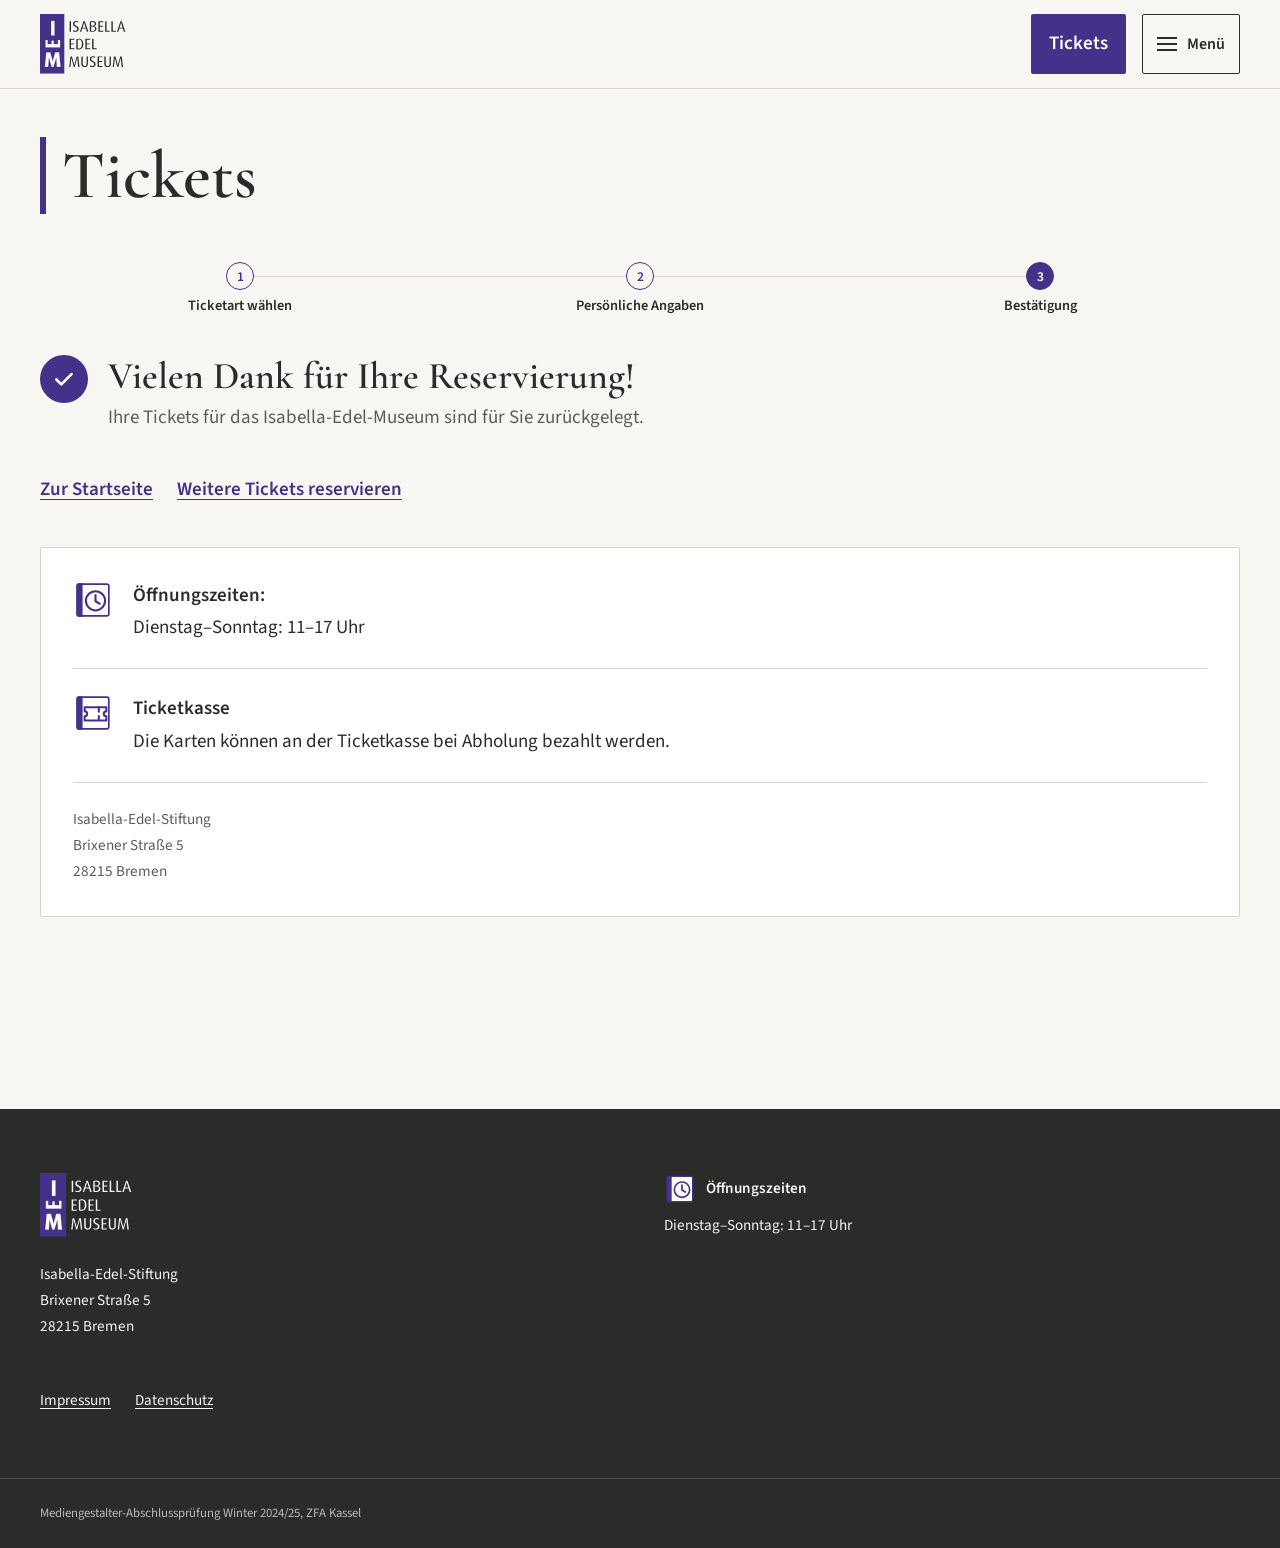
<file: tickets-bestaetigung.html>
<!DOCTYPE html>
<html lang="de">
<head>
<meta charset="utf-8">
<meta name="viewport" content="width=device-width, initial-scale=1">
<title>Bestätigung | Isabella-Edel-Museum</title>
<meta name="description" content="Bestätigung Ihrer Ticketreservierung im Isabella-Edel-Museum.">
<link rel="icon" href="img/icons/favicon.svg" type="image/svg+xml">
<meta name="color-scheme" content="light dark">
<link rel="stylesheet" href="css/style.css?v=964abd18">
<!-- Progressive Enhancement ("Cutting the Mustard"): Die Klasse "js" wird nur in modernen
     Browsern gesetzt. Nur dann führt js/main.js seine Erweiterungen aus. -->
<script>
(function (d) {
  if ('noModule' in HTMLScriptElement.prototype && 'IntersectionObserver' in window) d.classList.add('js');
  try { /* gespeicherte Darstellung vor dem ersten Zeichnen anwenden */
    var t = localStorage.getItem('iem-theme'); if (t === 'light' || t === 'dark') d.setAttribute('data-theme', t);
    if (localStorage.getItem('iem-a11y') === 'on') d.setAttribute('data-a11y', 'on');
  } catch (e) {}
})(document.documentElement);
</script>
<script defer src="js/main.js?v=7cff67e4"></script>
</head>
<body class="page-confirmation">
<a class="skip-link" href="#inhalt">Zum Inhalt springen</a>
<header class="site-header">
  <div class="container site-header__inner">
    <a class="site-logo" href="index.html"><img class="logo-light" src="img/logo.svg" width="121" height="84" alt="Isabella-Edel-Museum – zur Startseite"><img class="logo-dark" src="img/logo-hell.svg" width="121" height="84" alt="Isabella-Edel-Museum – zur Startseite"></a>
    <a class="header-cta" href="tickets.html" aria-current="page">Tickets</a>
    <button class="nav-toggle" type="button" aria-expanded="false" aria-controls="hauptmenue" hidden>
      <span class="nav-toggle__bars" aria-hidden="true"></span><span class="nav-toggle__label">Menü</span>
    </button>
    <nav class="main-nav" id="hauptmenue" aria-label="Hauptmenü">
      <ul><li><a href="index.html">Startseite</a></li><li><a href="veranstaltungen.html">Veranstaltungen</a></li><li><a href="kuenstlerinnen.html">Künstlerinnen</a></li><li><a href="raeume.html">Räume</a></li><li><a href="gruenderin.html">Die Gründerin</a></li><li><a href="museumscafe.html">Museumscafé</a></li><li class="nav-item--cta"><a href="tickets.html" class="nav-cta" aria-current="page">Tickets</a></li><li class="nav-prefs" hidden>
        <button class="pref-btn" type="button" data-pref="theme" aria-pressed="false"><svg class="pref-btn__icon" viewBox="0 0 24 24" aria-hidden="true" focusable="false"><path class="icon-moon" transform="translate(0.7 -0.6)" d="M11.28 4.03A8 8 0 1 0 19.8 13.77A6.5 6.5 0 0 1 11.28 4.03z"/><g class="icon-sun"><circle cx="12" cy="12" r="4"/><path d="M12 2.5v2.2M12 19.3v2.2M4.2 4.2l1.6 1.6M18.2 18.2l1.6 1.6M2.5 12h2.2M19.3 12h2.2M4.2 19.8l1.6-1.6M18.2 5.8l1.6-1.6"/></g></svg><span class="pref-btn__label">Dunkler Modus</span></button>
        <button class="pref-btn" type="button" data-pref="a11y" aria-pressed="false"><svg class="pref-btn__icon" viewBox="0 0 24 24" aria-hidden="true" focusable="false"><circle cx="12" cy="12" r="10"/><g transform="translate(0 -0.53)"><circle class="icon-fill" cx="12" cy="7.2" r="1.5"/><path d="M7.5 10l4.5 1 4.5-1M12 11v3.3l-2.4 4.2M12 14.3l2.4 4.2"/></g></svg><span class="pref-btn__label">Barrierefreier Modus</span></button>
      </li></ul>
    </nav>
  </div>
</header>
<main id="inhalt">

<header class="page-intro container"><h1>Tickets</h1></header>
<div class="container tickets tickets--confirm">
  <ol class="stepper" aria-label="Ablauf der Reservierung"><li class="is-done"><span class="stepper__num" aria-hidden="true">1</span>Ticketart wählen</li><li class="is-done"><span class="stepper__num" aria-hidden="true">2</span>Persönliche Angaben</li><li aria-current="step"><span class="stepper__num" aria-hidden="true">3</span>Bestätigung</li></ol>
  <section class="confirmation" aria-labelledby="bestaetigung-titel">
    <div class="confirmation__head">
      <span class="confirmation__check" aria-hidden="true"></span>
      <div>
        <h2 id="bestaetigung-titel" class="confirmation__title">Vielen Dank für Ihre Reservierung!</h2>
        <p class="confirmation__lead">Ihre Tickets für das Isabella-Edel-Museum sind für Sie zurückgelegt.</p>
      </div>
    </div>

    <article class="ticket" aria-label="Ihr Ticket" hidden>
      <div class="ticket__main">
        <svg class="ticket__logo" role="img" aria-label="Isabella-Edel-Museum" xmlns="http://www.w3.org/2000/svg" viewBox="0 0 120.6 83.906">
<title>Isabella Edel Museum</title>
<defs>
<clipPath id="ticket-logo-clip">
<path clip-rule="nonzero" d="M 0 0.09375 L 35 0.09375 L 35 83.71875 L 0 83.71875 Z M 0 0.09375 "/>
</clipPath>
</defs>
<g clip-path="url(#ticket-logo-clip)">
<path fill-rule="nonzero" fill="#443189" fill-opacity="1" d="M 0 83.71875 L 34.121094 83.71875 L 34.121094 0.09375 L 0 0.09375 Z M 0 83.71875 "/>
</g>
<path fill-rule="nonzero" fill="#FFFFFF" fill-opacity="1" stroke-width="0.25" stroke-linecap="butt" stroke-linejoin="miter" stroke="#443189" stroke-opacity="1" stroke-miterlimit="4" d="M 20.560155 74.396093 L 15.59844 74.396093 L 15.59844 53.667412 L 20.560155 53.667412 Z M 20.560155 74.396093 " transform="matrix(0.996694, 0, 0, -0.996694, 0, 83.720468)"/>
<path fill-rule="nonzero" fill="#FFFFFF" fill-opacity="1" stroke-width="0.25" stroke-linecap="butt" stroke-linejoin="miter" stroke="#443189" stroke-opacity="1" stroke-miterlimit="4" d="M 0.000400974 0.0000173507 L -2.108132 20.728698 L -7.802738 20.728698 L -10.604971 10.84446 C -10.875396 9.852901 -11.028245 9.096495 -11.177175 8.13237 L -11.239882 8.13237 C -11.388812 9.096495 -11.541661 9.852901 -11.812086 10.84446 L -14.614318 20.728698 L -20.336359 20.728698 L -22.417458 0.0000173507 L -17.443985 0.0000173507 L -16.660144 10.150761 C -16.601356 11.056098 -16.570002 11.898727 -16.570002 12.651214 L -16.511214 12.651214 C -16.358365 11.988869 -16.150647 11.118805 -15.876303 10.150761 L -12.897706 0.0000173507 L -10.091555 0.0000173507 L -7.018897 10.150761 C -6.838614 10.754319 -6.65833 11.357876 -6.387905 12.651214 L -6.325198 12.651214 C -6.325198 11.808585 -6.297763 10.965956 -6.235056 10.150761 L -5.545276 0.0000173507 Z M 0.000400974 0.0000173507 " transform="matrix(0.996694, 0, 0, -0.996694, 29.023038, 74.242205)"/>
<path fill-rule="nonzero" fill="#FFFFFF" fill-opacity="1" stroke-width="0.25" stroke-linecap="butt" stroke-linejoin="miter" stroke="#443189" stroke-opacity="1" stroke-miterlimit="4" d="M 0.00067103 -0.000195844 L -3.283624 -0.000195844 L -3.283624 -5.722237 L -8.97823 -5.722237 L -8.97823 -0.725249 L -12.172383 -0.725249 L -12.172383 -5.722237 L -17.443715 -5.722237 L -17.443715 -0.000195844 L -20.72801 -0.000195844 L -20.72801 -10.629083 L 0.00067103 -10.629083 Z M 0.00067103 -0.000195844 " transform="matrix(0.996694, 0, 0, -0.996694, 28.284487, 36.292774)"/>
<path fill-rule="nonzero" fill="#2B2B2A" fill-opacity="1" d="M 55.382812 74.007812 L 53.65625 59.332031 L 51.5625 59.332031 L 48.578125 69.914062 C 48.40625 70.511719 48.300781 71.023438 48.191406 71.726562 L 48.152344 71.726562 C 48.042969 71.023438 47.9375 70.511719 47.765625 69.914062 L 44.78125 59.332031 L 42.710938 59.332031 L 40.960938 74.007812 L 42.644531 74.007812 L 43.796875 63.023438 C 43.839844 62.554688 43.882812 62.019531 43.90625 61.296875 L 43.949219 61.296875 C 44.117188 62.128906 44.203125 62.46875 44.351562 63.023438 L 47.445312 74.007812 L 48.703125 74.007812 L 51.839844 63.023438 C 51.992188 62.488281 52.183594 61.636719 52.246094 61.296875 L 52.289062 61.296875 C 52.3125 61.914062 52.332031 62.488281 52.394531 63.023438 L 53.503906 74.007812 Z M 67.160156 69.828125 L 67.160156 59.332031 L 65.347656 59.332031 L 65.347656 69.828125 C 65.347656 71.644531 64.085938 72.710938 62.636719 72.710938 C 61.183594 72.710938 59.925781 71.644531 59.925781 69.828125 L 59.925781 59.332031 L 57.964844 59.332031 L 57.964844 69.828125 C 57.964844 72.324219 59.710938 74.242188 62.550781 74.242188 C 65.390625 74.242188 67.160156 72.324219 67.160156 69.828125 M 77.996094 70.148438 C 77.996094 65.199219 71.851562 66.371094 71.851562 62.808594 C 71.851562 61.316406 72.8125 60.460938 74.453125 60.460938 C 75.328125 60.460938 76.308594 60.738281 76.929688 61.121094 L 77.441406 59.929688 C 76.652344 59.460938 75.519531 59.121094 74.304688 59.121094 C 71.683594 59.121094 69.914062 60.632812 69.914062 62.9375 C 69.914062 67.738281 75.992188 66.628906 75.992188 70.257812 C 75.992188 71.683594 75.007812 72.773438 73.195312 72.773438 C 72.148438 72.773438 71.105469 72.558594 70.316406 72.089844 L 69.742188 73.414062 C 70.636719 73.945312 71.957031 74.222656 73.34375 74.222656 C 76.160156 74.222656 77.996094 72.496094 77.996094 70.148438 M 87.574219 74.007812 L 87.574219 72.6875 L 82.730469 72.6875 L 82.730469 67.074219 L 87.085938 67.074219 L 87.085938 65.777344 L 82.730469 65.777344 L 82.730469 60.652344 L 87.574219 60.652344 L 87.574219 59.332031 L 80.773438 59.332031 L 80.773438 74.007812 Z M 99.394531 69.828125 L 99.394531 59.332031 L 97.582031 59.332031 L 97.582031 69.828125 C 97.582031 71.644531 96.324219 72.710938 94.871094 72.710938 C 93.421875 72.710938 92.160156 71.644531 92.160156 69.828125 L 92.160156 59.332031 L 90.203125 59.332031 L 90.203125 69.828125 C 90.203125 72.324219 91.949219 74.242188 94.785156 74.242188 C 97.625 74.242188 99.394531 72.324219 99.394531 69.828125 M 116.398438 74.007812 L 114.671875 59.332031 L 112.578125 59.332031 L 109.59375 69.914062 C 109.421875 70.511719 109.316406 71.023438 109.210938 71.726562 L 109.167969 71.726562 C 109.058594 71.023438 108.953125 70.511719 108.78125 69.914062 L 105.796875 59.332031 L 103.726562 59.332031 L 101.976562 74.007812 L 103.664062 74.007812 L 104.816406 63.023438 C 104.855469 62.554688 104.898438 62.019531 104.921875 61.296875 L 104.964844 61.296875 C 105.132812 62.128906 105.21875 62.46875 105.367188 63.023438 L 108.460938 74.007812 L 109.722656 74.007812 L 112.855469 63.023438 C 113.007812 62.488281 113.199219 61.636719 113.261719 61.296875 L 113.304688 61.296875 C 113.328125 61.914062 113.347656 62.488281 113.414062 63.023438 L 114.523438 74.007812 Z M 116.398438 74.007812 "/>
<path fill-rule="nonzero" fill="#2B2B2A" fill-opacity="1" d="M 48.277344 49.378906 L 48.277344 48.0625 L 43.433594 48.0625 L 43.433594 42.445312 L 47.785156 42.445312 L 47.785156 41.148438 L 43.433594 41.148438 L 43.433594 36.023438 L 48.277344 36.023438 L 48.277344 34.707031 L 41.472656 34.707031 L 41.472656 49.378906 Z M 60.820312 42.042969 C 60.820312 37.328125 58.5625 34.492188 54.699219 34.492188 C 53.375 34.492188 51.988281 34.746094 50.902344 35.28125 L 50.902344 48.808594 C 51.988281 49.339844 53.375 49.59375 54.699219 49.59375 C 58.5625 49.59375 60.820312 46.757812 60.820312 42.042969 M 58.820312 42 C 58.820312 45.992188 57.472656 48.230469 54.742188 48.230469 C 54.039062 48.230469 53.246094 48.101562 52.84375 47.933594 L 52.84375 36.089844 C 53.246094 35.917969 54.039062 35.789062 54.742188 35.789062 C 57.472656 35.789062 58.820312 38.007812 58.820312 42 M 70.421875 49.378906 L 70.421875 48.0625 L 65.578125 48.0625 L 65.578125 42.445312 L 69.929688 42.445312 L 69.929688 41.148438 L 65.578125 41.148438 L 65.578125 36.023438 L 70.421875 36.023438 L 70.421875 34.707031 L 63.617188 34.707031 L 63.617188 49.378906 Z M 79.488281 49.378906 L 79.488281 48.0625 L 75.070312 48.0625 L 75.070312 34.707031 L 73.113281 34.707031 L 73.113281 49.378906 Z M 79.488281 49.378906 "/>
<path fill-rule="nonzero" fill="#2B2B2A" fill-opacity="1" d="M 43.5 10.078125 L 41.539062 10.078125 L 41.539062 24.753906 L 43.5 24.753906 Z M 54.402344 20.894531 C 54.402344 15.941406 48.257812 17.117188 48.257812 13.554688 C 48.257812 12.058594 49.214844 11.207031 50.859375 11.207031 C 51.734375 11.207031 52.714844 11.484375 53.335938 11.867188 L 53.84375 10.671875 C 53.054688 10.207031 51.925781 9.863281 50.710938 9.863281 C 48.085938 9.863281 46.316406 11.375 46.316406 13.679688 C 46.316406 18.480469 52.394531 17.371094 52.394531 21 C 52.394531 22.429688 51.414062 23.519531 49.601562 23.519531 C 48.554688 23.519531 47.511719 23.304688 46.722656 22.835938 L 46.148438 24.15625 C 47.042969 24.6875 48.363281 24.964844 49.75 24.964844 C 52.566406 24.964844 54.402344 23.242188 54.402344 20.894531 M 67.820312 24.753906 L 62.847656 10.078125 L 60.992188 10.078125 L 56.042969 24.753906 L 57.898438 24.753906 L 59.289062 20.316406 L 64.386719 20.316406 L 65.75 24.753906 Z M 64.023438 19.144531 L 59.671875 19.144531 L 61.398438 13.597656 C 61.589844 12.980469 61.761719 12.191406 61.847656 11.699219 L 61.890625 11.699219 C 61.976562 12.253906 62.144531 13.0625 62.316406 13.597656 Z M 79.191406 20.785156 C 79.191406 18.800781 77.59375 17.328125 75.820312 16.988281 L 75.820312 16.945312 C 77.507812 16.519531 78.636719 15.390625 78.636719 13.554688 C 78.636719 11.398438 76.933594 9.863281 73.707031 9.863281 C 72.257812 9.863281 70.914062 10.140625 69.871094 10.652344 L 69.871094 24.179688 C 70.871094 24.6875 72.34375 24.964844 73.878906 24.964844 C 76.933594 24.964844 79.191406 23.730469 79.191406 20.785156 M 76.761719 13.683594 C 76.761719 15.582031 75.585938 16.542969 72.832031 16.542969 L 71.722656 16.542969 L 71.722656 11.355469 C 72.277344 11.140625 72.984375 11.035156 73.664062 11.035156 C 75.820312 11.035156 76.761719 12.015625 76.761719 13.683594 M 77.230469 20.808594 C 77.230469 22.921875 75.714844 23.730469 73.773438 23.730469 C 72.984375 23.730469 72.257812 23.648438 71.722656 23.410156 L 71.722656 17.519531 L 72.832031 17.519531 C 75.777344 17.519531 77.230469 18.503906 77.230469 20.808594 M 88.664062 24.753906 L 88.664062 23.433594 L 83.820312 23.433594 L 83.820312 17.820312 L 88.171875 17.820312 L 88.171875 16.519531 L 83.820312 16.519531 L 83.820312 11.398438 L 88.664062 11.398438 L 88.664062 10.078125 L 81.859375 10.078125 L 81.859375 24.753906 Z M 97.730469 24.753906 L 97.730469 23.433594 L 93.3125 23.433594 L 93.3125 10.078125 L 91.355469 10.078125 L 91.355469 24.753906 Z M 106.5 24.753906 L 106.5 23.433594 L 102.082031 23.433594 L 102.082031 10.078125 L 100.121094 10.078125 L 100.121094 24.753906 Z M 119.664062 24.753906 L 114.691406 10.078125 L 112.835938 10.078125 L 107.886719 24.753906 L 109.742188 24.753906 L 111.128906 20.316406 L 116.226562 20.316406 L 117.59375 24.753906 Z M 115.867188 19.144531 L 111.511719 19.144531 L 113.242188 13.597656 C 113.433594 12.980469 113.605469 12.191406 113.6875 11.699219 L 113.730469 11.699219 C 113.816406 12.253906 113.988281 13.0625 114.160156 13.597656 Z M 115.867188 19.144531 "/>
</svg>
        <p class="ticket__kicker">Reservierungsbestätigung</p>
        <p class="ticket__name" data-field="name"></p>
        <dl class="ticket__rows">
          <div><dt>Erwachsene</dt><dd data-field="erwachsene" data-price="10"></dd></div>
          <div><dt>Ermäßigte</dt><dd data-field="ermaessigte" data-price="8"></dd></div>
          <div class="ticket__sum"><dt>Summe</dt><dd data-field="summe"></dd></div>
        </dl>
        <p class="ticket__meta">Reservierung <strong data-field="nummer"></strong> · <span data-field="datum"></span></p>
      </div>
      <div class="ticket__stub">
        <img class="picto" src="img/icons/tickets.svg" width="48" height="48" alt="">
        <p>Die Karten können an der Ticketkasse bei Abholung bezahlt werden.</p>
        <p><strong>Öffnungszeiten:</strong><br><span class="nowrap">Dienstag–Sonntag:</span> <span class="nowrap">11–17 Uhr</span></p>
        <p class="ticket__address">Brixener Straße 5<br>28215 Bremen</p>
      </div>
    </article>

    <div class="confirmation__actions">
      <div class="confirmation__ticket-actions" hidden>
        <button class="button" type="button" data-ticket="print">Ticket drucken</button>
        <button class="button button--ghost" type="button" data-ticket="download">Ticket als PDF herunterladen</button>
      </div>
      <p class="confirmation__links">
        <a href="index.html">Zur Startseite</a>
        <a href="tickets.html">Weitere Tickets reservieren</a>
      </p>
    </div>
  </section>
  <aside class="tickets__aside" aria-label="Ihr Besuch">
    <div class="card visit-card">
      <div class="visit-card__item"><img class="picto" src="img/icons/oeffnungszeiten.svg" width="48" height="48" alt=""><div><p class="visit-card__label">Öffnungszeiten:</p><p><span class="nowrap">Dienstag–Sonntag:</span> <span class="nowrap">11–17 Uhr</span></p></div></div>
      <div class="visit-card__item"><img class="picto" src="img/icons/tickets.svg" width="48" height="48" alt=""><div><p class="visit-card__label">Ticketkasse</p><p>Die Karten können an der Ticketkasse bei Abholung bezahlt werden.</p></div></div>
      <address class="visit-card__address">Isabella-Edel-Stiftung<br>Brixener Straße 5<br>28215 Bremen</address>
    </div>
  </aside>
</div>

</main>
<footer class="site-footer">
  <div class="container site-footer__inner">
    <div class="site-footer__col">
      <a class="site-footer__logo" href="index.html"><img src="img/logo-hell.svg" width="121" height="84" alt="Isabella-Edel-Museum – zur Startseite"></a>
      <address>Isabella-Edel-Stiftung<br>Brixener Straße 5<br>28215 Bremen</address>
    </div>
    <div class="site-footer__col">
      <p class="site-footer__label"><img class="picto" src="img/icons/oeffnungszeiten.svg" width="48" height="48" alt="">Öffnungszeiten</p>
      <p><span class="nowrap">Dienstag–Sonntag:</span> <span class="nowrap">11–17 Uhr</span></p>
    </div>
    <nav class="site-footer__col footer-nav" aria-label="Rechtliches">
      <ul><li><a href="impressum.html">Impressum</a></li><li><a href="datenschutz.html">Datenschutz</a></li></ul>
    </nav>
  </div>
  <p class="site-footer__exam container">Mediengestalter-Abschlussprüfung Winter 2024/25, ZFA Kassel</p>
</footer>
</body>
</html>
</file>
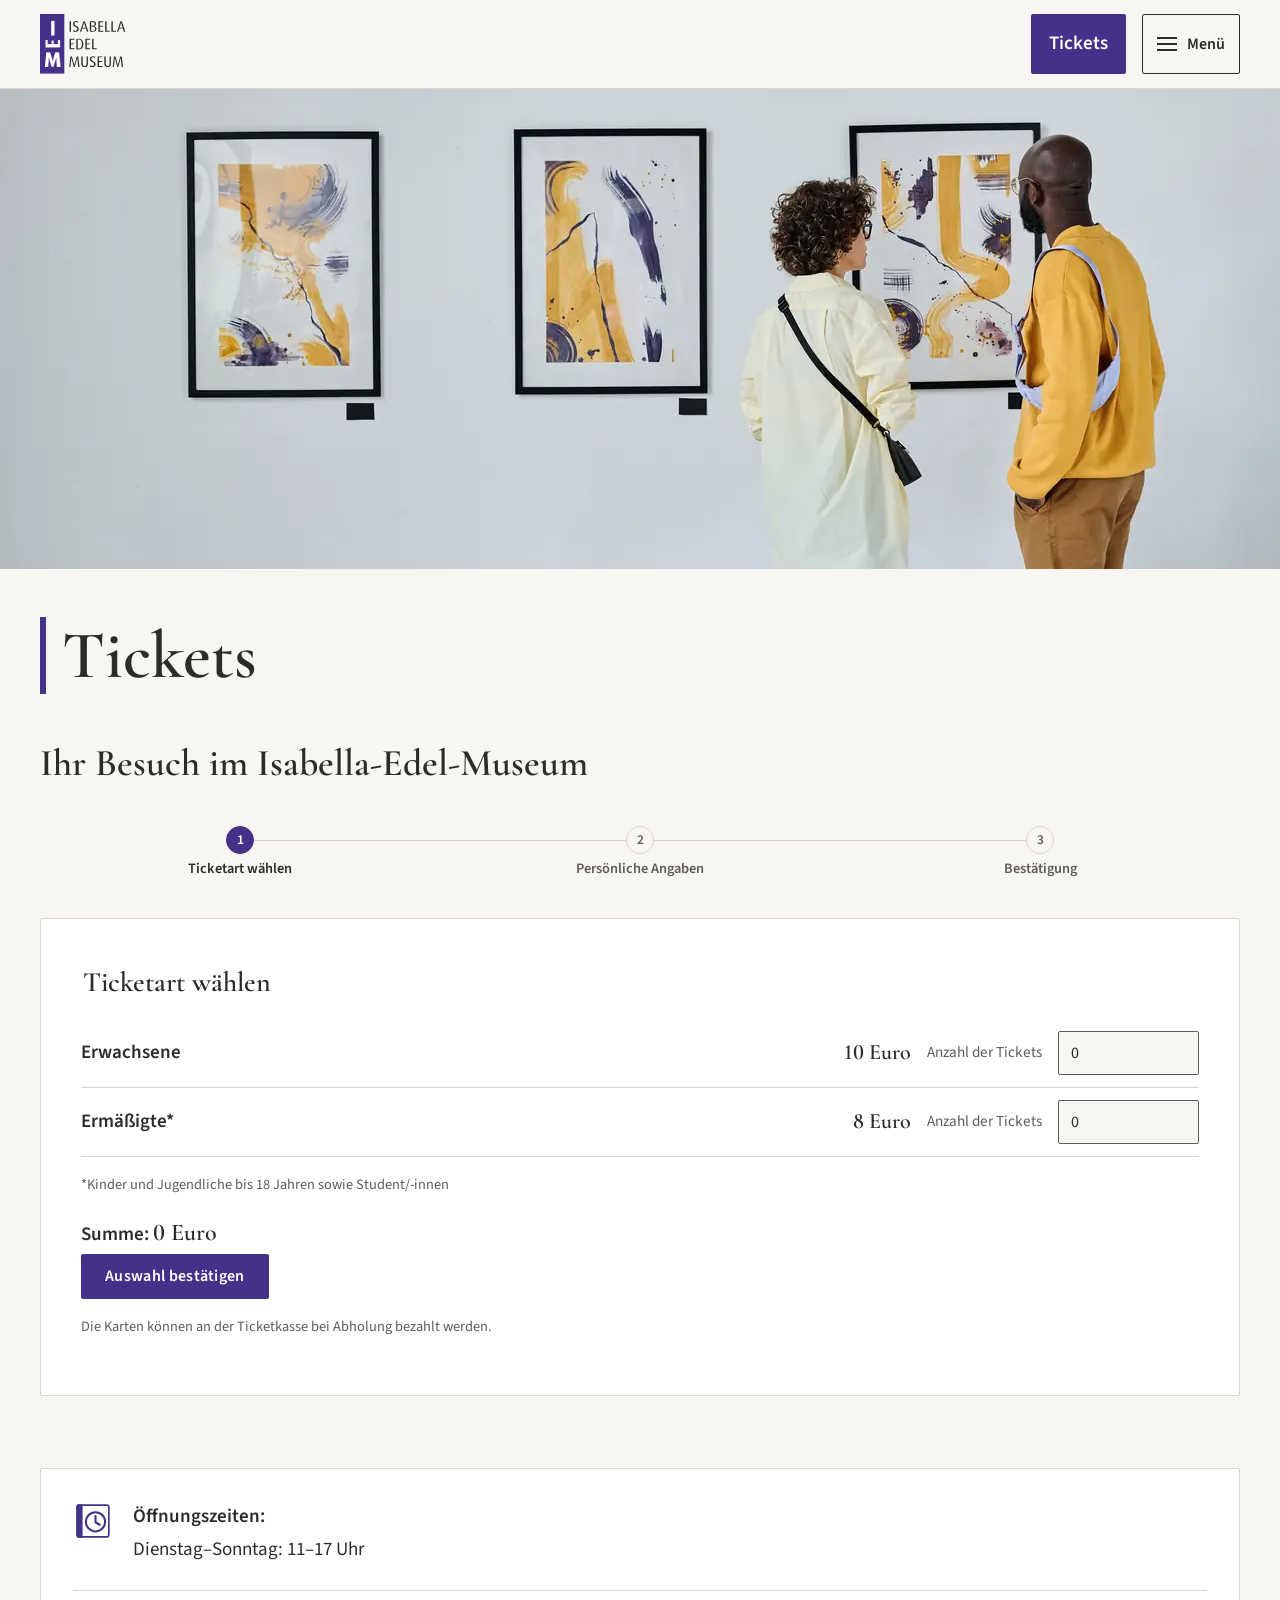
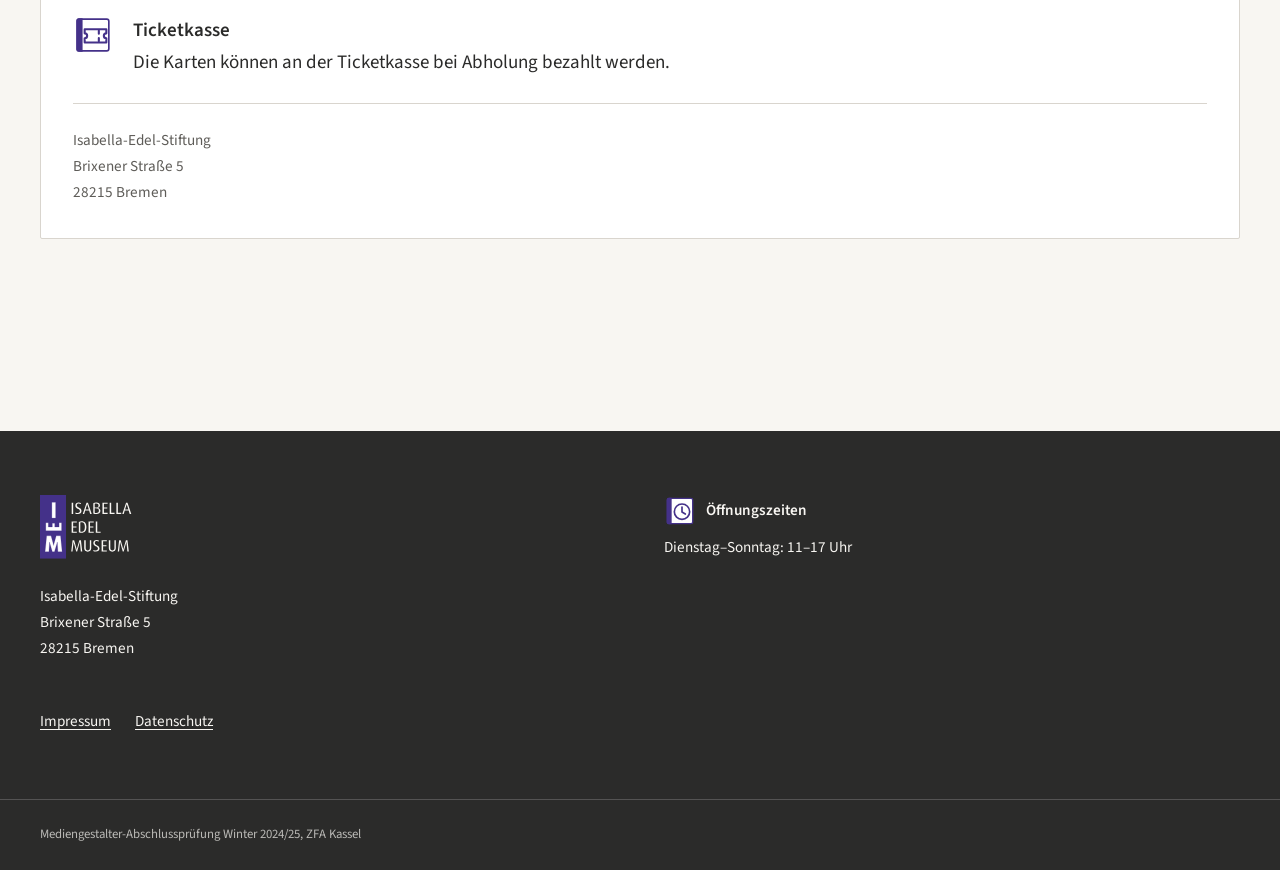
<file: tickets.html>
<!DOCTYPE html>
<html lang="de">
<head>
<meta charset="utf-8">
<meta name="viewport" content="width=device-width, initial-scale=1">
<title>Tickets | Isabella-Edel-Museum</title>
<meta name="description" content="Öffnungszeiten und Ticketreservierung für das Isabella-Edel-Museum.">
<link rel="icon" href="img/icons/favicon.svg" type="image/svg+xml">
<meta name="color-scheme" content="light dark">
<link rel="stylesheet" href="css/style.css?v=964abd18">
<!-- Progressive Enhancement ("Cutting the Mustard"): Die Klasse "js" wird nur in modernen
     Browsern gesetzt. Nur dann führt js/main.js seine Erweiterungen aus. -->
<script>
(function (d) {
  if ('noModule' in HTMLScriptElement.prototype && 'IntersectionObserver' in window) d.classList.add('js');
  try { /* gespeicherte Darstellung vor dem ersten Zeichnen anwenden */
    var t = localStorage.getItem('iem-theme'); if (t === 'light' || t === 'dark') d.setAttribute('data-theme', t);
    if (localStorage.getItem('iem-a11y') === 'on') d.setAttribute('data-a11y', 'on');
  } catch (e) {}
})(document.documentElement);
</script>
<script defer src="js/main.js?v=7cff67e4"></script>
</head>
<body class="page-tickets">
<a class="skip-link" href="#inhalt">Zum Inhalt springen</a>
<header class="site-header">
  <div class="container site-header__inner">
    <a class="site-logo" href="index.html"><img class="logo-light" src="img/logo.svg" width="121" height="84" alt="Isabella-Edel-Museum – zur Startseite"><img class="logo-dark" src="img/logo-hell.svg" width="121" height="84" alt="Isabella-Edel-Museum – zur Startseite"></a>
    <a class="header-cta" href="tickets.html" aria-current="page">Tickets</a>
    <button class="nav-toggle" type="button" aria-expanded="false" aria-controls="hauptmenue" hidden>
      <span class="nav-toggle__bars" aria-hidden="true"></span><span class="nav-toggle__label">Menü</span>
    </button>
    <nav class="main-nav" id="hauptmenue" aria-label="Hauptmenü">
      <ul><li><a href="index.html">Startseite</a></li><li><a href="veranstaltungen.html">Veranstaltungen</a></li><li><a href="kuenstlerinnen.html">Künstlerinnen</a></li><li><a href="raeume.html">Räume</a></li><li><a href="gruenderin.html">Die Gründerin</a></li><li><a href="museumscafe.html">Museumscafé</a></li><li class="nav-item--cta"><a href="tickets.html" class="nav-cta" aria-current="page">Tickets</a></li><li class="nav-prefs" hidden>
        <button class="pref-btn" type="button" data-pref="theme" aria-pressed="false"><svg class="pref-btn__icon" viewBox="0 0 24 24" aria-hidden="true" focusable="false"><path class="icon-moon" transform="translate(0.7 -0.6)" d="M11.28 4.03A8 8 0 1 0 19.8 13.77A6.5 6.5 0 0 1 11.28 4.03z"/><g class="icon-sun"><circle cx="12" cy="12" r="4"/><path d="M12 2.5v2.2M12 19.3v2.2M4.2 4.2l1.6 1.6M18.2 18.2l1.6 1.6M2.5 12h2.2M19.3 12h2.2M4.2 19.8l1.6-1.6M18.2 5.8l1.6-1.6"/></g></svg><span class="pref-btn__label">Dunkler Modus</span></button>
        <button class="pref-btn" type="button" data-pref="a11y" aria-pressed="false"><svg class="pref-btn__icon" viewBox="0 0 24 24" aria-hidden="true" focusable="false"><circle cx="12" cy="12" r="10"/><g transform="translate(0 -0.53)"><circle class="icon-fill" cx="12" cy="7.2" r="1.5"/><path d="M7.5 10l4.5 1 4.5-1M12 11v3.3l-2.4 4.2M12 14.3l2.4 4.2"/></g></svg><span class="pref-btn__label">Barrierefreier Modus</span></button>
      </li></ul>
    </nav>
  </div>
</header>
<main id="inhalt">

<div class="page-hero"><picture><source type="image/webp" srcset="img/paar-galerie-640.webp 640w, img/paar-galerie-1280.webp 1280w, img/paar-galerie-2000.webp 2000w" sizes="100vw"><img src="img/paar-galerie-1280.jpg" srcset="img/paar-galerie-640.jpg 640w, img/paar-galerie-1280.jpg 1280w, img/paar-galerie-2000.jpg 2000w" sizes="100vw" width="1280" height="853" alt="Zwei Besucher betrachten abstrakte Bilder in einer hellen Galerie" fetchpriority="high"></picture></div><header class="page-intro container"><h1>Tickets</h1></header>
<div class="container tickets">
  <h2 class="tickets__title">Ihr Besuch im Isabella-Edel-Museum</h2>
  <ol class="stepper" aria-label="Ablauf der Reservierung"><li aria-current="step"><span class="stepper__num" aria-hidden="true">1</span>Ticketart wählen</li><li><span class="stepper__num" aria-hidden="true">2</span>Persönliche Angaben</li><li><span class="stepper__num" aria-hidden="true">3</span>Bestätigung</li></ol>
  <form class="ticket-form" action="tickets-bestaetigung.html" method="get">
    <fieldset class="card ticket-form__step" id="ticketart">
      <legend>Ticketart wählen</legend>
      <div class="ticket-row">
        <span class="ticket-row__type" id="t-erw">Erwachsene</span>
        <span class="ticket-row__price" data-price="10">10 Euro</span>
        <label class="ticket-row__qty"><span>Anzahl der Tickets</span>
          <input type="number" name="erwachsene" min="0" max="20" value="0" inputmode="numeric" aria-describedby="t-erw"></label>
      </div>
      <div class="ticket-row">
        <span class="ticket-row__type" id="t-erm">Ermäßigte*</span>
        <span class="ticket-row__price" data-price="8">8 Euro</span>
        <label class="ticket-row__qty"><span>Anzahl der Tickets</span>
          <input type="number" name="ermaessigte" min="0" max="20" value="0" inputmode="numeric" aria-describedby="t-erm"></label>
      </div>
      <p class="form-note">*Kinder und Jugendliche bis 18 Jahren sowie Student/-innen</p>
      <a class="button" href="#persoenliche-angaben" data-confirm>Auswahl bestätigen</a>
      <p class="form-note">Die Karten können an der Ticketkasse bei Abholung bezahlt werden.</p>
    </fieldset>

    <fieldset class="card ticket-form__step" id="persoenliche-angaben">
      <legend>Persönliche Angaben</legend>
      <div class="form-grid">
        <label>Vorname**<input type="text" name="vorname" autocomplete="given-name" required></label>
        <label>Name**<input type="text" name="name" autocomplete="family-name" required></label>
        <label>E-Mail-Adresse**<input type="email" name="email" autocomplete="email" required></label>
        <label>Telefon<input type="tel" name="telefon" autocomplete="tel"></label>
        <label class="span-3">Straße<input type="text" name="strasse" autocomplete="address-line1"></label>
        <label class="span-1">Hausnummer<input type="text" name="hausnummer" inputmode="numeric"></label>
        <label class="span-1">Postleitzahl<input type="text" name="plz" autocomplete="postal-code" inputmode="numeric" pattern="[0-9]{5}"></label>
        <label class="span-3">Ort<input type="text" name="ort" autocomplete="address-level2"></label>
      </div>
      <p class="form-note">**Pflichtangaben</p>
      <button class="button" type="submit">Bestellung abschließen und Tickets kaufen</button>
    </fieldset>
  </form>
  <aside class="tickets__aside" aria-label="Ihr Besuch">
    <div class="card visit-card">
      <div class="visit-card__item"><img class="picto" src="img/icons/oeffnungszeiten.svg" width="48" height="48" alt=""><div><p class="visit-card__label">Öffnungszeiten:</p><p><span class="nowrap">Dienstag–Sonntag:</span> <span class="nowrap">11–17 Uhr</span></p></div></div>
      <div class="visit-card__item"><img class="picto" src="img/icons/tickets.svg" width="48" height="48" alt=""><div><p class="visit-card__label">Ticketkasse</p><p>Die Karten können an der Ticketkasse bei Abholung bezahlt werden.</p></div></div>
      <address class="visit-card__address">Isabella-Edel-Stiftung<br>Brixener Straße 5<br>28215 Bremen</address>
    </div>
  </aside>
</div>

</main>
<footer class="site-footer">
  <div class="container site-footer__inner">
    <div class="site-footer__col">
      <a class="site-footer__logo" href="index.html"><img src="img/logo-hell.svg" width="121" height="84" alt="Isabella-Edel-Museum – zur Startseite"></a>
      <address>Isabella-Edel-Stiftung<br>Brixener Straße 5<br>28215 Bremen</address>
    </div>
    <div class="site-footer__col">
      <p class="site-footer__label"><img class="picto" src="img/icons/oeffnungszeiten.svg" width="48" height="48" alt="">Öffnungszeiten</p>
      <p><span class="nowrap">Dienstag–Sonntag:</span> <span class="nowrap">11–17 Uhr</span></p>
    </div>
    <nav class="site-footer__col footer-nav" aria-label="Rechtliches">
      <ul><li><a href="impressum.html">Impressum</a></li><li><a href="datenschutz.html">Datenschutz</a></li></ul>
    </nav>
  </div>
  <p class="site-footer__exam container">Mediengestalter-Abschlussprüfung Winter 2024/25, ZFA Kassel</p>
</footer>
</body>
</html>
</file>
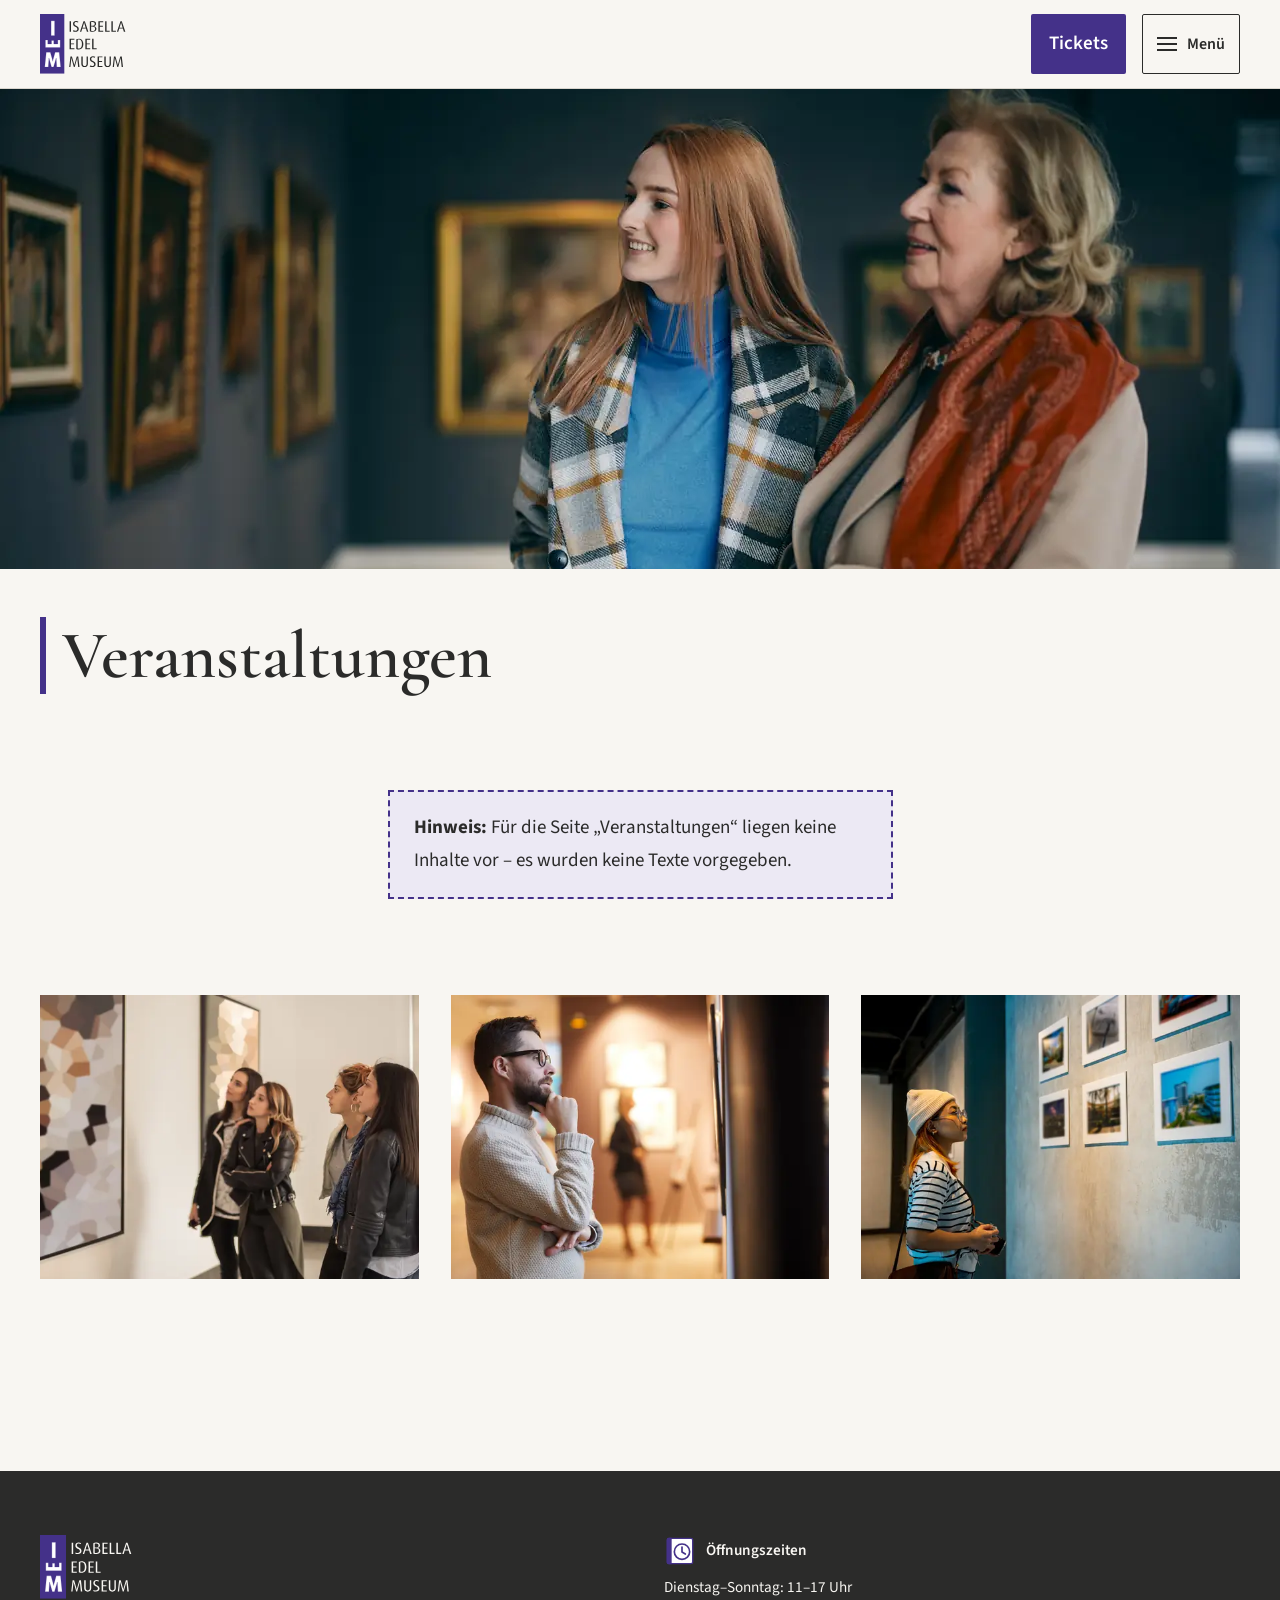
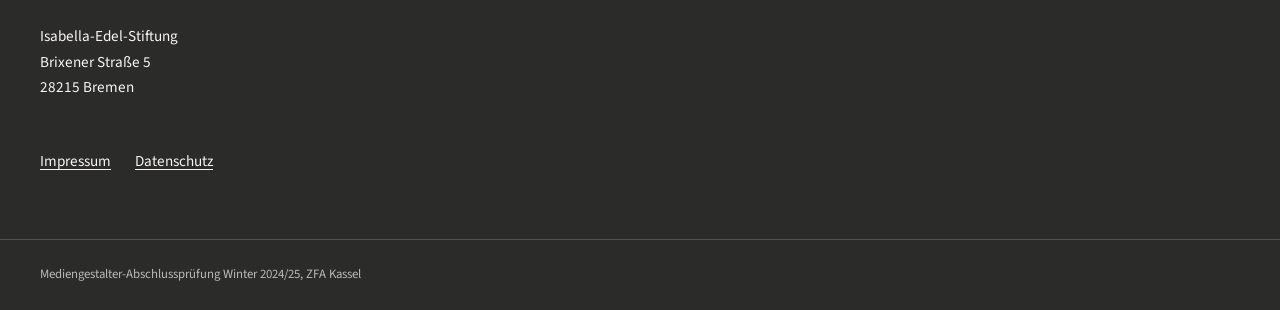
<file: veranstaltungen.html>
<!DOCTYPE html>
<html lang="de">
<head>
<meta charset="utf-8">
<meta name="viewport" content="width=device-width, initial-scale=1">
<title>Veranstaltungen | Isabella-Edel-Museum</title>
<meta name="description" content="Veranstaltungen – Isabella-Edel-Museum Bremen.">
<link rel="icon" href="img/icons/favicon.svg" type="image/svg+xml">
<meta name="color-scheme" content="light dark">
<link rel="stylesheet" href="css/style.css?v=964abd18">
<!-- Progressive Enhancement ("Cutting the Mustard"): Die Klasse "js" wird nur in modernen
     Browsern gesetzt. Nur dann führt js/main.js seine Erweiterungen aus. -->
<script>
(function (d) {
  if ('noModule' in HTMLScriptElement.prototype && 'IntersectionObserver' in window) d.classList.add('js');
  try { /* gespeicherte Darstellung vor dem ersten Zeichnen anwenden */
    var t = localStorage.getItem('iem-theme'); if (t === 'light' || t === 'dark') d.setAttribute('data-theme', t);
    if (localStorage.getItem('iem-a11y') === 'on') d.setAttribute('data-a11y', 'on');
  } catch (e) {}
})(document.documentElement);
</script>
<script defer src="js/main.js?v=7cff67e4"></script>
</head>
<body class="page-veranstaltungen">
<a class="skip-link" href="#inhalt">Zum Inhalt springen</a>
<header class="site-header">
  <div class="container site-header__inner">
    <a class="site-logo" href="index.html"><img class="logo-light" src="img/logo.svg" width="121" height="84" alt="Isabella-Edel-Museum – zur Startseite"><img class="logo-dark" src="img/logo-hell.svg" width="121" height="84" alt="Isabella-Edel-Museum – zur Startseite"></a>
    <a class="header-cta" href="tickets.html">Tickets</a>
    <button class="nav-toggle" type="button" aria-expanded="false" aria-controls="hauptmenue" hidden>
      <span class="nav-toggle__bars" aria-hidden="true"></span><span class="nav-toggle__label">Menü</span>
    </button>
    <nav class="main-nav" id="hauptmenue" aria-label="Hauptmenü">
      <ul><li><a href="index.html">Startseite</a></li><li><a href="veranstaltungen.html" aria-current="page">Veranstaltungen</a></li><li><a href="kuenstlerinnen.html">Künstlerinnen</a></li><li><a href="raeume.html">Räume</a></li><li><a href="gruenderin.html">Die Gründerin</a></li><li><a href="museumscafe.html">Museumscafé</a></li><li class="nav-item--cta"><a href="tickets.html" class="nav-cta">Tickets</a></li><li class="nav-prefs" hidden>
        <button class="pref-btn" type="button" data-pref="theme" aria-pressed="false"><svg class="pref-btn__icon" viewBox="0 0 24 24" aria-hidden="true" focusable="false"><path class="icon-moon" transform="translate(0.7 -0.6)" d="M11.28 4.03A8 8 0 1 0 19.8 13.77A6.5 6.5 0 0 1 11.28 4.03z"/><g class="icon-sun"><circle cx="12" cy="12" r="4"/><path d="M12 2.5v2.2M12 19.3v2.2M4.2 4.2l1.6 1.6M18.2 18.2l1.6 1.6M2.5 12h2.2M19.3 12h2.2M4.2 19.8l1.6-1.6M18.2 5.8l1.6-1.6"/></g></svg><span class="pref-btn__label">Dunkler Modus</span></button>
        <button class="pref-btn" type="button" data-pref="a11y" aria-pressed="false"><svg class="pref-btn__icon" viewBox="0 0 24 24" aria-hidden="true" focusable="false"><circle cx="12" cy="12" r="10"/><g transform="translate(0 -0.53)"><circle class="icon-fill" cx="12" cy="7.2" r="1.5"/><path d="M7.5 10l4.5 1 4.5-1M12 11v3.3l-2.4 4.2M12 14.3l2.4 4.2"/></g></svg><span class="pref-btn__label">Barrierefreier Modus</span></button>
      </li></ul>
    </nav>
  </div>
</header>
<main id="inhalt">

<div class="page-hero"><picture><source type="image/webp" srcset="img/zwei-frauen-galerie-640.webp 640w, img/zwei-frauen-galerie-1280.webp 1280w, img/zwei-frauen-galerie-2000.webp 2000w" sizes="100vw"><img src="img/zwei-frauen-galerie-1280.jpg" srcset="img/zwei-frauen-galerie-640.jpg 640w, img/zwei-frauen-galerie-1280.jpg 1280w, img/zwei-frauen-galerie-2000.jpg 2000w" sizes="100vw" width="1280" height="854" alt="Zwei Frauen im Gespräch in einer Galerie mit dunklen Wänden" fetchpriority="high"></picture></div><header class="page-intro container"><h1>Veranstaltungen</h1></header>
<div class="container prose">
  <p class="placeholder" role="note"><strong>Hinweis:</strong> Für die Seite „Veranstaltungen“ liegen keine Inhalte vor – es wurden keine Texte vorgegeben.</p>
</div>
<section class="container impressions" aria-label="Eindrücke"><ul class="impressions__list"><li><picture><source type="image/webp" srcset="img/besucherinnen-gespraech-640.webp 640w, img/besucherinnen-gespraech-1280.webp 1280w, img/besucherinnen-gespraech-2000.webp 2000w" sizes="(min-width: 576px) 33vw, 100vw"><img src="img/besucherinnen-gespraech-1280.jpg" srcset="img/besucherinnen-gespraech-640.jpg 640w, img/besucherinnen-gespraech-1280.jpg 1280w, img/besucherinnen-gespraech-2000.jpg 2000w" sizes="(min-width: 576px) 33vw, 100vw" width="1280" height="854" alt="Gruppe junger Frauen im Gespräch vor einem abstrakten Gemälde" loading="lazy" decoding="async"></picture></li><li><picture><source type="image/webp" srcset="img/betrachter-640.webp 640w, img/betrachter-1280.webp 1280w, img/betrachter-2000.webp 2000w" sizes="(min-width: 576px) 33vw, 100vw"><img src="img/betrachter-1280.jpg" srcset="img/betrachter-640.jpg 640w, img/betrachter-1280.jpg 1280w, img/betrachter-2000.jpg 2000w" sizes="(min-width: 576px) 33vw, 100vw" width="1280" height="853" alt="Nachdenklicher Besucher in einer Ausstellung" loading="lazy" decoding="async"></picture></li><li><picture><source type="image/webp" srcset="img/fotoausstellung-640.webp 640w, img/fotoausstellung-1280.webp 1280w, img/fotoausstellung-2000.webp 2000w" sizes="(min-width: 576px) 33vw, 100vw"><img src="img/fotoausstellung-1280.jpg" srcset="img/fotoausstellung-640.jpg 640w, img/fotoausstellung-1280.jpg 1280w, img/fotoausstellung-2000.jpg 2000w" sizes="(min-width: 576px) 33vw, 100vw" width="1280" height="853" alt="Besucherin betrachtet Fotografien an einer blauen Wand" loading="lazy" decoding="async"></picture></li></ul></section>

</main>
<footer class="site-footer">
  <div class="container site-footer__inner">
    <div class="site-footer__col">
      <a class="site-footer__logo" href="index.html"><img src="img/logo-hell.svg" width="121" height="84" alt="Isabella-Edel-Museum – zur Startseite"></a>
      <address>Isabella-Edel-Stiftung<br>Brixener Straße 5<br>28215 Bremen</address>
    </div>
    <div class="site-footer__col">
      <p class="site-footer__label"><img class="picto" src="img/icons/oeffnungszeiten.svg" width="48" height="48" alt="">Öffnungszeiten</p>
      <p><span class="nowrap">Dienstag–Sonntag:</span> <span class="nowrap">11–17 Uhr</span></p>
    </div>
    <nav class="site-footer__col footer-nav" aria-label="Rechtliches">
      <ul><li><a href="impressum.html">Impressum</a></li><li><a href="datenschutz.html">Datenschutz</a></li></ul>
    </nav>
  </div>
  <p class="site-footer__exam container">Mediengestalter-Abschlussprüfung Winter 2024/25, ZFA Kassel</p>
</footer>
</body>
</html>
</file>
<file: css/style.css>
/* ==========================================================================
   Isabella-Edel-Museum – Stylesheet
   Mobile First: Basis = Smartphone (< 576 px)
                 @media (min-width: 576px)  = Tablet / kleine Laptops
                 @media (min-width: 1400px) = Desktop
   Schriften (SIL Open Font License, lokal eingebunden, Quelle: fontsource.org):
   - Cormorant Garamond (Christian Thalmann)  - Source Sans 3 (Adobe, Paul D. Hunt)
   ========================================================================== */

/* ---------- Schriften ---------- */
@font-face { font-family: "Cormorant Garamond"; src: url("../fonts/cormorant-garamond-latin-500-normal.woff2") format("woff2"); font-weight: 500; font-style: normal; font-display: swap; }
@font-face { font-family: "Cormorant Garamond"; src: url("../fonts/cormorant-garamond-latin-500-italic.woff2") format("woff2"); font-weight: 500; font-style: italic; font-display: swap; }
@font-face { font-family: "Cormorant Garamond"; src: url("../fonts/cormorant-garamond-latin-600-normal.woff2") format("woff2"); font-weight: 600; font-style: normal; font-display: swap; }
@font-face { font-family: "Source Sans 3"; src: url("../fonts/source-sans-3-latin-400-normal.woff2") format("woff2"); font-weight: 400; font-style: normal; font-display: swap; }
@font-face { font-family: "Source Sans 3"; src: url("../fonts/source-sans-3-latin-400-italic.woff2") format("woff2"); font-weight: 400; font-style: italic; font-display: swap; }
@font-face { font-family: "Source Sans 3"; src: url("../fonts/source-sans-3-latin-600-normal.woff2") format("woff2"); font-weight: 600; font-style: normal; font-display: swap; }
@font-face { font-family: "Source Sans 3"; src: url("../fonts/source-sans-3-latin-700-normal.woff2") format("woff2"); font-weight: 700; font-style: normal; font-display: swap; }

/* ---------- Gestaltungs-Tokens ---------- */
:root {
  --paper: #F8F6F2;        /* warmes Galerieweiß */
  --white: #FFFFFF;
  --ink: #2B2B2A;          /* Anthrazit aus dem Logo */
  --ink-soft: #5E5C58;
  --violet: #443189;       /* Logo-Violett, einzige Akzentfarbe */
  --violet-dark: #33246A;
  --violet-tint: #ECE9F4;
  --line: #D9D5CE;
  --surface: #FFFFFF;      /* Karten, Formulare, Ticket */
  --violet-bg: #443189;    /* Flächen mit weißer Schrift (Buttons, Zitatband) */
  --violet-bg-hover: #33246A;
  --link-hover: #33246A;
  --footer-bg: #2B2B2A;
  --footer-ink: #F8F6F2;
  --error-bg: #FBEAE9;
  --error-ink: #8C1D18;
  --error-line: #B3261E;
  color-scheme: light;

  --serif: "Cormorant Garamond", Garamond, "Times New Roman", serif;
  --sans: "Source Sans 3", "Segoe UI", Roboto, Arial, sans-serif;

  --gutter: 1.25rem;
  --space: 4rem;            /* vertikaler Abstand zwischen Sektionen */
  --bar: 6px;               /* Stilelement: violetter Balken aus dem Logo */
  --header-h: 5rem;
  --logo-h: 3.25rem;        /* Logohöhe; Tickets- und Menü-Button übernehmen sie */
}

/* ---------- Dunkler Modus ----------
   Standard: Systemeinstellung (funktioniert auch ohne JavaScript).
   Der Umschalter setzt data-theme="light|dark" auf <html> und überschreibt sie. */
@media (prefers-color-scheme: dark) {
  :root:not([data-theme="light"]) {
  --paper: #141217;
  --surface: #1F1C25;
  --ink: #EDE9E3;
  --ink-soft: #B8B2AA;
  --violet: #B9ADF2;       /* aufgehellt: Text, Linien, Balken auf dunklem Grund */
  --violet-bg: #4E3C9E;
  --violet-bg-hover: #5F4CB8;
  --violet-tint: #2A2540;
  --line: #3B3744;
  --link-hover: #DCD5FA;
  --footer-bg: #0C0B0F;
  --footer-ink: #EDE9E3;
  --error-bg: #3B1E1C;
  --error-ink: #F4B8B3;
  --error-line: #E46962;
  color-scheme: dark;
  }
}
:root[data-theme="dark"] {
  --paper: #141217;
  --surface: #1F1C25;
  --ink: #EDE9E3;
  --ink-soft: #B8B2AA;
  --violet: #B9ADF2;       /* aufgehellt: Text, Linien, Balken auf dunklem Grund */
  --violet-bg: #4E3C9E;
  --violet-bg-hover: #5F4CB8;
  --violet-tint: #2A2540;
  --line: #3B3744;
  --link-hover: #DCD5FA;
  --footer-bg: #0C0B0F;
  --footer-ink: #EDE9E3;
  --error-bg: #3B1E1C;
  --error-ink: #F4B8B3;
  --error-line: #E46962;
  color-scheme: dark;
}

/* ---------- Basis ---------- */
*, *::before, *::after { box-sizing: border-box; }

html {
  -webkit-text-size-adjust: 100%;
  text-size-adjust: 100%;
}

@media (prefers-reduced-motion: no-preference) {
  html { scroll-behavior: smooth; }
}

body {
  margin: 0;
  background: var(--paper);
  color: var(--ink);
  font-family: var(--sans);
  font-size: 1.0625rem;                                   /* 17 px */
  font-size: clamp(1.0625rem, 1rem + 0.25vw, 1.1875rem);  /* 17–19 px */
  line-height: 1.7;
  hyphens: auto;
}

img, svg { max-width: 100%; height: auto; display: block; }

h1, h2, h3 {
  font-family: var(--serif);
  font-weight: 600;
  line-height: 1.15;
  margin: 0 0 0.65em;
  hyphens: manual;
  font-variant-numeric: lining-nums;  /* Cormorant nutzt sonst Mediävalziffern („Rı“) */
}

h1 { font-size: 2.5rem; font-size: clamp(2.5rem, 1.8rem + 3vw, 4.5rem); }
h2 { font-size: 1.875rem; font-size: clamp(1.875rem, 1.5rem + 1.5vw, 2.75rem); }

p { margin: 0 0 1.25em; }

a { color: var(--violet); text-underline-offset: 0.2em; }
a:hover { color: var(--link-hover); }

:focus-visible { outline: 3px solid var(--violet); outline-offset: 3px; }

.container {
  width: 100%;
  max-width: calc(1320px + 2 * var(--gutter));
  margin-inline: auto;
  padding-inline: var(--gutter);
}

.skip-link {
  position: absolute;
  left: var(--gutter);
  top: -4rem;
  z-index: 100;
  padding: 0.5rem 1rem;
  background: var(--violet-bg);
  color: var(--white);
}
.skip-link:focus { top: 0.5rem; color: var(--white); }

.button {
  display: inline-block;
  padding: 0.75rem 1.5rem;
  border: 0;
  border-radius: 2px;
  background: var(--violet-bg);
  color: var(--white);
  font: 600 1rem/1.3 var(--sans);
  letter-spacing: 0.02em;
  text-decoration: none;
  cursor: pointer;
}
.button:hover { background: var(--violet-bg-hover); color: var(--white); }

/* ---------- Header & Navigation ---------- */
.site-header {
  position: sticky;
  top: 0;
  z-index: 50;
  background: var(--paper);
  border-bottom: 1px solid var(--line);
}

.site-header__inner {
  display: flex;
  flex-wrap: wrap;
  align-items: center;
  justify-content: space-between;
  gap: 0.5rem 1rem;
  padding-block: 0.875rem;
}

.site-logo img { width: auto; height: var(--logo-h); }
.site-logo .logo-dark { display: none; }
:root[data-theme="dark"] .site-logo .logo-light { display: none; }
:root[data-theme="dark"] .site-logo .logo-dark { display: block; }
@media (prefers-color-scheme: dark) {
  :root:not([data-theme="light"]) .site-logo .logo-light { display: none; }
  :root:not([data-theme="light"]) .site-logo .logo-dark { display: block; }
}

/* Darstellungs-Einstellungen (Dunkler Modus, Barrierefreier Modus) – im Menü */
.nav-prefs[hidden] { display: none; }
.js .main-nav li.nav-prefs { display: flex; flex-wrap: wrap; gap: 0.75rem; padding-top: 1.25rem; border-bottom: 0; }
.pref-btn {
  display: inline-flex;
  align-items: center;
  gap: 0.6rem;
  min-height: 2.75rem;
  padding: 0.5rem 0.9rem;
  border: 1px solid var(--line);
  border-radius: 2px;
  background: transparent;
  color: var(--ink);
  font: 600 0.95rem var(--sans);
  cursor: pointer;
}
.pref-btn:hover { border-color: var(--violet); color: var(--violet); }
.pref-btn[aria-pressed="true"] { background: var(--violet-bg); border-color: var(--violet-bg); color: var(--white); }
.pref-btn__icon { flex: none; display: block; width: 24px; height: 24px; fill: none; stroke: currentColor; stroke-width: 1.8; stroke-linecap: round; stroke-linejoin: round; }
.pref-btn__icon .icon-fill { fill: currentColor; stroke: none; }
:root[data-a11y="on"] .pref-btn__icon { width: 28px; height: 28px; }  /* (52 − 2 − 28) / 2 = 11 px */
.pref-btn__icon .icon-sun { display: none; }
.pref-btn[data-pref="theme"][aria-pressed="true"] .icon-moon { display: none; }
.pref-btn[data-pref="theme"][aria-pressed="true"] .icon-sun { display: inline; }

/* Ohne JavaScript: Menü ist immer sichtbar und umbricht unter dem Logo */
.main-nav { flex-basis: 100%; }
.main-nav ul {
  display: flex;
  flex-wrap: wrap;
  gap: 0.25rem 1.25rem;
  margin: 0;
  padding: 0;
  list-style: none;
}
.main-nav a {
  display: inline-block;
  padding: 0.35rem 0;
  color: var(--ink);
  font-weight: 600;
  text-decoration: none;
}
.main-nav a:hover { color: var(--violet); }
.main-nav a[aria-current="page"] { color: var(--violet); box-shadow: inset 0 -3px 0 var(--violet); }
.main-nav .nav-cta { padding-inline: 1rem; border-radius: 2px; background: var(--violet-bg); color: var(--white); }
.main-nav .nav-cta:hover { background: var(--violet-bg-hover); color: var(--white); }
.main-nav .nav-cta[aria-current="page"] { box-shadow: none; color: var(--white); }

/* Tickets-Button neben „Menü“: nur wenn das Menü eingeklappt ist (JS), unter 1400 px */
.header-cta { display: none; }
.js .header-cta {
  display: inline-flex;
  align-items: center;
  height: var(--logo-h);
  margin-left: auto;
  padding: 0 1.1rem;
  border-radius: 2px;
  background: var(--violet-bg);
  color: var(--white);
  font-weight: 600;
  text-decoration: none;
}
.js .header-cta:hover { background: var(--violet-bg-hover); color: var(--white); }

/* Mit JavaScript: Burger-Menü (wird von main.js sichtbar geschaltet) */
.nav-toggle {
  display: inline-flex;
  align-items: center;
  gap: 0.6rem;
  height: var(--logo-h);
  padding: 0 0.9rem;
  border: 1px solid var(--ink);
  border-radius: 2px;
  background: transparent;
  color: var(--ink);
  font: 600 1rem var(--sans);
  cursor: pointer;
}
.nav-toggle[hidden] { display: none; }
/* sehr schmale Geräte (< 375 px): Logo, Tickets und Menü bleiben in einer Zeile */
@media (max-width: 374.98px) {
  .site-header__inner { column-gap: 0.5rem; }
  .js .header-cta { padding: 0 0.75rem; }
  .nav-toggle { gap: 0.45rem; padding: 0 0.65rem; }
}
.nav-toggle__bars,
.nav-toggle__bars::before,
.nav-toggle__bars::after {
  display: block;
  width: 1.25rem;
  height: 2px;
  background: currentColor;
  transition: transform 0.2s ease;
}
.nav-toggle__bars { position: relative; }
.nav-toggle__bars::before, .nav-toggle__bars::after { content: ""; position: absolute; left: 0; }
.nav-toggle__bars::before { top: -6px; }
.nav-toggle__bars::after { top: 6px; }
.nav-toggle[aria-expanded="true"] .nav-toggle__bars { background: transparent; }
.nav-toggle[aria-expanded="true"] .nav-toggle__bars::before { transform: translateY(6px) rotate(45deg); }
.nav-toggle[aria-expanded="true"] .nav-toggle__bars::after { transform: translateY(-6px) rotate(-45deg); }

.js .main-nav {
  display: none;
  position: absolute;
  top: 100%;
  left: 0;
  right: 0;
  max-height: calc(100vh - var(--header-h));
  overflow-y: auto;
  padding: 1rem var(--gutter) 2rem;
  background: var(--paper);
  border-bottom: 1px solid var(--line);
  box-shadow: 0 1rem 2rem rgba(43, 43, 42, 0.12);
}
.js .main-nav.is-open { display: block; }
.js .main-nav ul { flex-direction: column; gap: 0; }
.js .main-nav li { border-bottom: 1px solid var(--line); }
.js .main-nav li.nav-item--cta { border-bottom: 0; padding-top: 1rem; }
.js .main-nav a { display: block; padding: 0.8rem 0 0.8rem 1rem; font-family: var(--serif); font-size: 1.5rem; }
.js .main-nav a[aria-current="page"] { box-shadow: inset var(--bar) 0 0 var(--violet); }
.js .main-nav .nav-cta { display: inline-block; padding: 0.6rem 1.5rem; font-family: var(--sans); font-size: 1.0625rem; }

/* ---------- Endlos-Slider (Startseite) ---------- */
/* Basis ohne JS: horizontal wischbare Leiste mit Scroll-Snap */
.slider { position: relative; overflow: hidden; background: #1A1622; }

.slider__track {
  display: flex;
  margin: 0;
  padding: 0;
  list-style: none;
  overflow-x: auto;
  scroll-snap-type: x mandatory;
  scrollbar-width: none;
}
.slider__track::-webkit-scrollbar { display: none; }

.slider__slide { position: relative; flex: 0 0 100%; scroll-snap-align: start; }

.slider__link { display: block; position: relative; color: var(--white); text-decoration: none; }
.slider__link:hover { color: var(--white); }
.slider__link:focus-visible { outline-offset: -6px; outline-color: var(--white); }

.slider__media img {
  width: 100%;
  height: 26rem;
  height: min(72vh, 46rem);
  min-height: 22rem;
  object-fit: cover;
}
.slider__slide:nth-child(1) .slider__media img { object-position: 30% 35%; }

.slider__caption {
  position: absolute;
  inset: auto 0 0 0;
  display: block;
  padding: 5rem var(--gutter) calc(1rem + 44px + 1.75rem);   /* über Linien/Knöpfen */
  background: linear-gradient(to top, rgba(20, 16, 36, 0.82), rgba(20, 16, 36, 0));
}
.slider__title {
  display: block;
  padding-left: 1rem;
  border-left: var(--bar) solid var(--white);
  font-family: var(--serif);
  font-size: 2.25rem;
  font-size: clamp(2.25rem, 1.6rem + 3vw, 4.5rem);
  font-weight: 600;
  line-height: 1.05;
}
.slider__text {
  display: block;
  max-width: 34ch;
  margin-top: 0.75rem;
  font-size: 1.0625rem;
  line-height: 1.45;
}
.slider__text::after { content: " →"; }

/* Ohne JS: Linien-Paginierung je Folie (zeigt, dass es weitergeht) */
.slider__slide { scroll-margin-top: var(--header-h); }
.slider__pager {
  position: absolute;
  left: var(--gutter);
  bottom: 1rem;
  display: flex;
  gap: 0.5rem;
  margin: 0;
  padding: 0;
  list-style: none;
}
.slider__pager .slider__dot { display: flex; align-items: center; }
.slider__pager .slider__dot::before { flex: 1; }
.slider.is-enhanced .slider__pager { display: none; }

/* Enhancement mit JS: Endlos-Karussell */
.slider.is-enhanced .slider__track { overflow: visible; scroll-snap-type: none; transition: transform 0.8s cubic-bezier(0.65, 0, 0.35, 1); }
.slider.is-enhanced .slider__track.no-transition { transition: none; }

.slider__controls {
  position: absolute;
  right: var(--gutter);
  bottom: 1rem;
  left: var(--gutter);
  display: flex;
  align-items: center;
  gap: 0.5rem;
  pointer-events: none;
}
.slider__controls > * { pointer-events: auto; }
.slider__dots { display: flex; gap: 0.5rem; margin: 0 auto 0 0; padding: 0; list-style: none; }
/* Linien auf mittlerer Höhe der Steuerknöpfe (44 px hohe Klickfläche, 3 px Linie mittig) */
.slider__controls .slider__dots { align-self: stretch; }
.slider__controls .slider__dot { position: relative; display: block; height: 44px; }
.slider__controls .slider__dot::before { position: absolute; top: calc(50% - 1.5px); left: 0; right: 0; }
.slider__dot {
  width: 2.75rem;
  height: 1.5rem;
  padding: 0;
  border: 0;
  background: transparent;
  cursor: pointer;
}
.slider__dot::before { content: ""; display: block; height: 3px; background: rgba(255, 255, 255, 0.5); transition: background 0.2s ease; }
.slider__dot:hover::before { background: rgba(255, 255, 255, 0.85); }
.slider__dot:focus-visible { outline-color: var(--white); outline-offset: 2px; }
.slider__dot[aria-current="true"]::before { background: var(--white);  /* liegt auf dem Foto: immer weiß */ }
.slider__btn {
  display: grid;
  place-items: center;
  width: 44px;               /* ganzzahlig: (44 − 2 − 20) / 2 = 11 px Abstand zum Symbol */
  height: 44px;
  padding: 0;
  line-height: 0;
  border: 1px solid rgba(255, 255, 255, 0.7);
  border-radius: 2px;
  background: rgba(20, 16, 36, 0.35);
  color: var(--white);
  font-size: 1.1rem;
  cursor: pointer;
}
.slider__btn:hover { background: var(--violet-bg); border-color: var(--violet-bg); }
.slider__btn:focus-visible { outline-color: var(--white); }
.btn-icon { display: block; width: 20px; height: 20px; fill: none; stroke: currentColor; stroke-width: 2; stroke-linecap: round; stroke-linejoin: round; }
.btn-icon--filled { fill: currentColor; stroke: none; }

/* ---------- Seitenkopf der Unterseiten ---------- */
.page-hero img { width: 100%; height: 13rem; height: clamp(13rem, 38vw, 30rem); object-fit: cover; object-position: center 40%; }
.page-tickets .page-hero img { object-position: center 15%; }
.page-rooms .page-hero img { object-position: center 45%; }
.page-veranstaltungen .page-hero img { object-position: center 40%; }
@media (min-width: 576px) { .page-veranstaltungen .page-hero img { object-position: center 20%; } }
@media (min-width: 576px) { .page-kuenstlerinnen .page-hero img { object-position: center 28%; } }
@media (min-width: 576px) { .page-museumscafe .page-hero img { object-position: center 50%; } }
/* Smartphone: Gesicht der Gründerin ins Bild holen (Tablet/Desktop unverändert) */
@media (max-width: 575.98px) { .page-gruenderin .page-hero img { object-position: 22% 30%; } }
.page-intro { padding-top: 3rem; }
.page-intro h1 { margin: 0; padding-left: 1rem; border-left: var(--bar) solid var(--violet); }

/* ---------- Typografische Elemente ---------- */
.home-intro { padding-top: var(--space); }
.home-title { max-width: 16ch; }
.home-title__sub { display: block; margin-top: 0.4em; color: var(--ink-soft); font-size: 0.5em; font-style: italic; font-weight: 500; }

.section-title { padding-left: 1rem; border-left: var(--bar) solid var(--violet); }

.quote { margin: var(--space) 0; padding-left: 1.25rem; border-left: var(--bar) solid var(--violet); }
.quote blockquote { margin: 0; }
.quote p { margin: 0; font-family: var(--serif); font-size: 1.5rem; font-style: italic; font-weight: 500; line-height: 1.3; }
.quote figcaption { margin-top: 1rem; color: var(--ink-soft); font-size: 0.875rem; font-weight: 600; letter-spacing: 0.12em; text-transform: uppercase; }
.quote figcaption::before { content: "— "; }
.quote--large p { font-size: 1.75rem; font-size: clamp(1.75rem, 1.2rem + 2.2vw, 3.25rem); line-height: 1.2; }
.quote--large p { max-width: 28ch; }
.quote--pull { width: fit-content; margin-inline: auto; }
.quote--pull p { max-width: 22ch; }
.quote--inline { margin: 0 0 1.5rem; }

.prose { max-width: 65ch; }
.lead { font-size: 1.15em; line-height: 1.65; }

.placeholder {
  margin: var(--space) 0;
  padding: 1.25rem 1.5rem;
  border: 2px dashed var(--violet);
  background: var(--violet-tint);
}

/* ---------- Layout-Bausteine ---------- */
.split { display: grid; gap: 2.5rem; padding-block: var(--space); }
.split > * { min-width: 0; }
/* direkt unter dem Seitentitel: nur kleiner Abstand */
.page-intro + .split { padding-top: 2.5rem; }
.split__media img { width: 100%; }

.facts { display: flex; flex-wrap: wrap; gap: 1.25rem 1.75rem; margin: 2.5rem 0 0; padding: 0; list-style: none; }
.facts li { display: flex; flex-direction: column; }
.facts__num { font-variant-numeric: lining-nums; color: var(--violet); font-family: var(--serif); font-size: 3rem; font-weight: 600; line-height: 1; }
.facts__label { font-size: 0.875rem; letter-spacing: 0.08em; text-transform: uppercase; }

.teasers { padding-bottom: var(--space); }
.teasers__list { display: grid; gap: 3rem; margin: 0; padding: 0; list-style: none; }
.teaser__link { display: block; color: var(--ink); text-decoration: none; }
.teaser__media { display: block; overflow: hidden; }
.teaser__media img { width: 100%; aspect-ratio: 4 / 3; object-fit: cover; transition: transform 0.6s ease; }
.teaser__link:hover .teaser__media img { transform: scale(1.04); }
.teaser__title { display: block; margin: 1.25rem 0 0.35rem; font-family: var(--serif); font-size: 1.75rem; font-weight: 600; }
.teaser__title::after { content: " →"; color: var(--violet); }
.teaser__text { display: block; color: var(--ink-soft); }

.visit-box {
  display: flex;
  flex-wrap: wrap;
  align-items: center;
  gap: 0.75rem 1.75rem;
  /* Box bündig zum Inhalt (nicht über den Seitenrand hinaus) */
  width: calc(100% - 2 * var(--gutter));
  max-width: 1320px;
  margin-bottom: var(--space);
  padding: 2rem 1.75rem;
  background: var(--violet-tint);
  border-left: var(--bar) solid var(--violet);
}
.visit-box p { margin: 0; }
.visit-box .picto { width: 2.75rem; height: 2.75rem; }
.visit-box .button { margin-top: 1rem; }  /* Smartphone: Abstand zwischen Öffnungszeiten und Button */
.visit-box__label { font-weight: 600; }
.visit-box__hours { flex-basis: 100%; font-variant-numeric: lining-nums; font-family: var(--serif); font-size: 1.375rem; font-weight: 600; line-height: 1.3; }

.card { background: var(--surface); border: 1px solid var(--line); border-radius: 2px; }
.info-card { padding: 2rem; background: var(--surface); border: 1px solid var(--line); border-radius: 2px; }
.info-card .picto { margin-bottom: 1rem; }
.info-card p { margin: 0; }
.info-card__label { font-weight: 600; }

.figure { margin: 0; }
.figure figcaption { margin-top: 0.5rem; color: var(--ink-soft); font-size: 0.9rem; font-style: italic; }

/* Galerie: Kunstwerke werden nie beschnitten (Werktreue) */
.gallery { padding-bottom: var(--space); }
.gallery__list { margin: 0; padding: 0; list-style: none; columns: 1; column-gap: 2rem; }
.gallery__list li { margin-bottom: 2rem; break-inside: avoid; }
.gallery__list img { width: 100%; background: var(--surface); }

/* Zitatband (Startseite): Bild + violette Fläche, randabfallend */
.quote-band { display: grid; margin-bottom: var(--space); background: var(--violet-bg); color: var(--white); }
.quote-band__media img { width: 100%; height: 16rem; object-fit: cover; object-position: center 30%; }
.quote-band__panel { display: flex; align-items: center; padding: 3.5rem var(--gutter); }
.quote--band { margin: 0; border-left-color: var(--white); }
.quote--band p { font-size: 1.5rem; font-size: clamp(1.5rem, 1.1rem + 1.4vw, 2.5rem); line-height: 1.25; }
.quote--band figcaption { color: rgba(255, 255, 255, 0.8); }
.quote-band--end { margin-bottom: 0; }  /* letzter Abschnitt: Abstand liefert der Footer */

/* Vergrößerbare Galeriebilder */
.zoom { position: relative; display: block; cursor: zoom-in; }
.zoom::after {
  content: "";
  position: absolute;
  right: 0.75rem;
  bottom: 0.75rem;
  width: 2.5rem;
  height: 2.5rem;
  border-radius: 50%;
  background: var(--paper) url("data:image/svg+xml,%3Csvg xmlns='http://www.w3.org/2000/svg' viewBox='0 0 24 24' fill='none' stroke='%23443189' stroke-width='2' stroke-linecap='round'%3E%3Ccircle cx='10.5' cy='10.5' r='6'/%3E%3Cpath d='M15 15l5 5M10.5 8v5M8 10.5h5'/%3E%3C/svg%3E") center / 1.4rem no-repeat;
  box-shadow: 0 2px 8px rgba(43, 43, 42, 0.25);
  opacity: 0;
  transform: scale(0.8);
  transition: opacity 0.2s ease, transform 0.2s ease;
}
.zoom:hover::after, .zoom:focus-visible::after { opacity: 1; transform: scale(1); }
@media (hover: none) { .zoom::after { opacity: 0.9; transform: none; } }

/* Lightbox (wird von main.js als <dialog> erzeugt) */
.lightbox {
  width: 100%;
  max-width: none;
  height: 100%;
  max-height: none;
  margin: 0;
  padding: 3.5rem var(--gutter) 1.5rem;
  border: 0;
  background: rgba(20, 16, 36, 0.94);
  color: var(--white);
}
.lightbox::backdrop { background: rgba(20, 16, 36, 0.6); }
.lightbox[open] { display: grid; grid-template-rows: 1fr auto; gap: 1rem; }
.lightbox__img { justify-self: center; align-self: center; max-width: 100%; max-height: calc(100vh - 9rem); width: auto; height: auto; object-fit: contain; }
.lightbox__bar { display: flex; align-items: center; justify-content: center; gap: 1rem; }
.lightbox__bar[hidden] { display: none; }
.lightbox__count { min-width: 4rem; text-align: center; font-variant-numeric: tabular-nums; }
.lightbox__close { position: absolute; top: 0.75rem; right: var(--gutter); }

/* Impressionen (Platzhalterseiten) */
.impressions { padding-bottom: var(--space); }
.impressions__list { display: grid; gap: 2rem; margin: 0; padding: 0; list-style: none; }
.impressions__list img { width: 100%; aspect-ratio: 4 / 3; object-fit: cover; }

/* Nach-oben-Button (main.js) */
.to-top {
  position: fixed;
  right: var(--gutter);
  bottom: 1.25rem;
  z-index: 40;
  display: grid;
  place-items: center;
  width: 48px;              /* ganzzahlig: (48 − 20) / 2 = 14 px rund um den Pfeil */
  height: 48px;
  padding: 0;
  line-height: 0;
  border: 0;
  border-radius: 2px;
  background: var(--violet-bg);
  color: var(--white);
  font-size: 1.25rem;
  box-shadow: 0 4px 14px rgba(43, 43, 42, 0.3);
  cursor: pointer;
  opacity: 0;
  visibility: hidden;
  transform: translateY(0.75rem);
  transition: opacity 0.25s ease, transform 0.25s ease, visibility 0.25s;
}
.to-top.is-visible { opacity: 1; visibility: visible; transform: none; }
.to-top:hover { background: var(--violet-bg-hover); }

/* ---------- Künstlerinnen ---------- */
.nowrap { white-space: nowrap; }  /* z. B. „11–17 Uhr“ nicht trennen */
.visually-hidden { position: absolute; width: 1px; height: 1px; overflow: hidden; clip: rect(0 0 0 0); white-space: nowrap; }

/* Kunstwerk neben dem Text: unbeschnitten, ruhig gerahmt */
.artwork { margin: 0; }
.artwork img { width: 100%; height: auto; }

.artist-rooms { padding-bottom: var(--space); }
.artist-rooms .section-title { margin-bottom: 2.5rem; }
.artist-rooms__list { display: grid; gap: 2rem; margin: 0; padding: 0; list-style: none; }
.artist-room { display: flex; flex-direction: column; padding: 2rem; }
.artist-room__head { display: flex; gap: 1rem; align-items: flex-start; padding-bottom: 1.25rem; border-bottom: 1px solid var(--line); }
.artist-room__head .picto { flex: none; width: 2.75rem; height: 2.75rem; }
.artist-room__title { margin: 0 0 0.15rem; font-size: 1.375rem; }
.artist-room__subtitle { margin: 0; color: var(--ink-soft); font-family: var(--serif); font-size: 1.05rem; font-style: italic; line-height: 1.3; }
.artist-room__names { flex: 1; margin: 0; padding: 1.25rem 0 2rem; list-style: none; }
.artist-room__names li { padding: 0.15rem 0; font-family: var(--serif); font-size: 1.375rem; font-weight: 600; line-height: 1.3; }
.artist-room__link { align-self: flex-start; font-weight: 600; }
.artist-room__link::after { content: " →"; }

/* ---------- Räume & Gebäudeplan ---------- */
.plan { padding-block: 3rem 1.5rem; scroll-margin-top: var(--header-h); }
.plan__heading { font-size: 1.5rem; font-size: clamp(1.5rem, 1.2rem + 1.2vw, 2.25rem); max-width: 28ch; }
.plan__figure { margin: 0 0 2rem; }
/* < 576 px: Grafik läuft bis an die Bildschirmränder, damit sie größer wird */
.plan__static { width: calc(100% + 2 * var(--gutter)); max-width: none; margin-inline: calc(-1 * var(--gutter)); }

/* < 576 px: nur die statische Grafik, die Legende übernimmt die Navigation */
.plan__interactive { display: none; }

.plan__legend { display: grid; gap: 0; margin: 0; padding: 0; list-style: none; border-top: 1px solid var(--line); }
.plan__legend li { border-bottom: 1px solid var(--line); }
.plan__legend a, .legend__item {
  display: flex;
  align-items: center;
  gap: 1rem;
  min-height: 3.5rem;
  padding: 0.5rem 0;
  color: var(--ink);
  font-weight: 600;
  text-decoration: none;
}
.plan__legend a:hover { color: var(--violet); }
.plan__legend a::after { content: "↓"; margin-left: auto; color: var(--violet); }
.plan__legend a[href$=".html"]::after { content: "→"; }
.plan__legend .picto, .room__header .picto { flex: none; width: 2.75rem; height: 2.75rem; }

.room { padding-block: 3rem; border-top: 1px solid var(--line); scroll-margin-top: var(--header-h); }
.room__header { display: flex; align-items: flex-start; gap: 1.25rem; }
.room__header .picto { width: 3.5rem; height: 3.5rem; }
.room__title { margin-bottom: 0.2em; }
.room__subtitle { margin: 0; color: var(--ink-soft); font-family: var(--serif); font-size: 1.375rem; font-style: italic; line-height: 1.3; }
.room__intro { display: grid; gap: 1.5rem; }
.room__text p:last-child { margin-bottom: 0; }
.room__text.prose { max-width: none; }  /* Raumtext läuft bis zum rechten Rand, bündig mit der Hängung */

/* Hängung: Werke unbeschnitten; Smartphone untereinander, Tablet zweispaltig,
   Desktop nebeneinander auf gleicher Höhe (Breite = Seitenverhältnis --r) */
.room__wall { display: grid; gap: 1.5rem; margin: 2.5rem 0 0; padding: 0; list-style: none; }
.room__wall img { width: 100%; height: auto; background: var(--surface); }
.room { position: relative; }

/* Raum-Navigation: Rücksprung zum Plan + vorheriger/nächster Raum */
.room__nav { display: flex; flex-direction: column; gap: 1.25rem; margin-top: 2.5rem; }
.room__back { display: inline-flex; align-items: center; gap: 0.6rem; min-height: 2.75rem; font-weight: 600; }
/* Quadratischer Rahmen (36 px) mit Pfeil (18 px, gleiche Form wie Slider/Nach-oben) in Linkfarbe */
.room__back { position: relative; }
.room__back::before { content: ""; flex: none; box-sizing: border-box; width: 36px; height: 36px; border: 1px solid currentColor; border-radius: 2px; }
.room__back::after { content: ""; position: absolute; left: 9px; top: calc(50% - 9px); width: 18px; height: 18px; background: currentColor;
  -webkit-mask: url("data:image/svg+xml,%3Csvg xmlns='http://www.w3.org/2000/svg' viewBox='0 0 20 20' fill='none' stroke='black' stroke-width='2' stroke-linecap='round' stroke-linejoin='round'%3E%3Cpath d='M10 16V4M5 9l5-5 5 5'/%3E%3C/svg%3E") center / contain no-repeat; mask: url("data:image/svg+xml,%3Csvg xmlns='http://www.w3.org/2000/svg' viewBox='0 0 20 20' fill='none' stroke='black' stroke-width='2' stroke-linecap='round' stroke-linejoin='round'%3E%3Cpath d='M10 16V4M5 9l5-5 5 5'/%3E%3C/svg%3E") center / contain no-repeat; }
.room__pager { display: grid; gap: 0.75rem; }
.room__pager-link { display: block; padding: 0.75rem 1rem; border: 1px solid var(--line); border-radius: 2px; background: var(--surface); color: var(--ink); font-family: var(--serif); font-size: 1.25rem; font-weight: 600; font-variant-numeric: lining-nums; line-height: 1.25; text-decoration: none; }
.room__pager-link:hover { border-color: var(--violet); color: var(--violet); }
.room__pager-label { display: block; color: var(--ink-soft); font-family: var(--sans); font-size: 0.8rem; letter-spacing: 0.08em; text-transform: uppercase; }
.room__pager-link--prev .room__pager-label::before { content: "← "; }
.room__pager-link--next { text-align: right; }
.room__pager-link--next .room__pager-label::after { content: " →"; }

/* Angesprungener Raum (#r1 … #r4): violetter Balken + kurzes Aufleuchten – reines CSS */
.room:target::before {
  content: "";
  position: absolute;
  top: var(--space);
  bottom: var(--space);
  left: calc(var(--gutter) * -0.6);
  width: var(--bar);
  background: var(--violet-bg);
}
.room:target .room__header { animation: room-flash 2.4s ease-out; }
@keyframes room-flash {
  0%, 30% { background-color: var(--violet-tint); box-shadow: 0 0 0 0.75rem var(--violet-tint); }
  100% { background-color: transparent; box-shadow: 0 0 0 0.75rem transparent; }
}

/* Beim Rücksprung: zuletzt besuchten Raum in der Legende markieren (JS) */
.plan__legend a.is-recent { color: var(--violet); box-shadow: inset var(--bar) 0 0 var(--violet); padding-left: 0.75rem; transition: padding 0.2s ease; }

/* ---------- Tickets ---------- */
/* Raster: links Schrittanzeige + Formular, rechts Infokarte (beginnt auf Höhe des Formulars) */
.tickets { display: grid; gap: 2.5rem; padding-block: 3rem var(--space); }
.tickets__title { margin: 0; font-size: 1.75rem; font-size: clamp(1.75rem, 1.4rem + 1.2vw, 2.5rem); }

.ticket-form fieldset { scroll-margin-top: calc(var(--header-h) + 1rem); margin: 0 0 2rem; padding: 2rem var(--gutter); }
.ticket-form fieldset:last-child { margin-bottom: 0; }
.ticket-form legend { float: left; width: 100%; margin-bottom: 0.75rem; font-family: var(--serif); font-size: 1.75rem; font-weight: 600; }
.ticket-form legend + * { clear: both; }

.visit-card { padding: 2rem; }
.visit-card__item { display: flex; gap: 1.25rem; align-items: flex-start; padding-bottom: 1.5rem; margin-bottom: 1.5rem; border-bottom: 1px solid var(--line); }
.visit-card__item .picto { flex: none; width: 2.5rem; height: 2.5rem; }
.visit-card__item p { margin: 0; }
.visit-card__label { font-weight: 600; }
.visit-card__address { color: var(--ink-soft); font-size: 0.95rem; font-style: normal; }
/* letzter Eintrag ohne Trennlinie (z. B. Museumscafé) */
.visit-card__item:last-child { margin-bottom: 0; padding-bottom: 0; border-bottom: 0; }

.ticket-row {
  display: grid;
  grid-template-columns: 1fr auto;
  align-items: end;
  gap: 0.25rem 1rem;
  padding-block: 0.75rem;
  border-bottom: 1px solid var(--line);
}
.ticket-row__type { font-weight: 600; }
.ticket-row__price { font-variant-numeric: lining-nums; font-family: var(--serif); font-size: 1.375rem; font-weight: 600; text-align: right; }
.ticket-row__qty { grid-column: 1 / -1; display: flex; align-items: center; justify-content: space-between; gap: 1rem; color: var(--ink-soft); font-size: 0.95rem; }
.ticket-row__qty input { width: 6rem; }

.ticket-total { margin: 1rem 0 0; font-weight: 600; }
.ticket-total output { font-variant-numeric: lining-nums; font-family: var(--serif); font-size: 1.5rem; }

.form-note { margin: 1rem 0; color: var(--ink-soft); font-size: 0.9rem; }
.form-error { margin: 0.75rem 0; padding: 0.6rem 0.9rem; border-left: var(--bar) solid var(--error-line); background: var(--error-bg); color: var(--error-ink); font-weight: 600; }

.form-grid { display: grid; gap: 1.25rem 1.5rem; }
.form-grid label { display: flex; flex-direction: column; gap: 0.3rem; font-weight: 600; font-size: 0.95rem; }

input[type="text"], input[type="email"], input[type="tel"], input[type="number"] {
  width: 100%;
  min-height: 2.75rem;
  padding: 0.5rem 0.75rem;
  border: 1px solid var(--ink-soft);
  border-radius: 2px;
  background: var(--paper);
  color: var(--ink);
  font: 400 1rem var(--sans);
}
input:focus-visible { outline: 3px solid var(--violet); outline-offset: 1px; border-color: var(--violet); }

/* Ablauf der Reservierung: Kreise auf einer feinen Linie */
.stepper { display: grid; grid-template-columns: repeat(3, 1fr); margin: 0; padding: 0; list-style: none; }
.stepper li { position: relative; display: flex; flex-direction: column; align-items: center; gap: 0.4rem; color: var(--ink-soft); font-size: 0.8rem; font-weight: 600; line-height: 1.25; text-align: center; }
.stepper li::before { content: ""; position: absolute; top: 0.875rem; left: 0; right: 0; height: 1px; background: var(--line); }
.stepper li:first-child::before { left: 50%; }
.stepper li:last-child::before { right: 50%; }
.stepper__num { position: relative; display: grid; place-items: center; width: 1.75rem; height: 1.75rem; border: 1px solid var(--line); border-radius: 50%; background: var(--paper); font-size: 0.85rem; font-variant-numeric: lining-nums; }
.stepper li[aria-current="step"] { color: var(--ink); }
.stepper li[aria-current="step"] .stepper__num { background: var(--violet-bg); border-color: var(--violet-bg); color: var(--white); }
.stepper li.is-done { color: var(--ink); }
.stepper li.is-done .stepper__num { border-color: var(--violet); color: var(--violet); }

/* Bestätigung */
.confirmation__head { display: flex; gap: 1.25rem; align-items: flex-start; margin-bottom: 2.5rem; }
.confirmation__check {
  flex: none;
  width: 3rem;
  height: 3rem;
  border-radius: 50%;
  background: var(--violet-bg) url("data:image/svg+xml,%3Csvg xmlns='http://www.w3.org/2000/svg' viewBox='0 0 24 24' fill='none' stroke='white' stroke-width='2.5' stroke-linecap='round' stroke-linejoin='round'%3E%3Cpath d='M5 12.5l4.5 4.5L19 7.5'/%3E%3C/svg%3E") center / 1.6rem no-repeat;
}
.confirmation__title { margin: 0 0 0.25rem; font-size: 1.75rem; font-size: clamp(1.75rem, 1.4rem + 1.2vw, 2.5rem); }
.confirmation__lead { margin: 0; color: var(--ink-soft); }
.confirmation__actions { display: flex; flex-wrap: wrap; align-items: center; justify-content: space-between; gap: 1rem 1.5rem; margin-top: 1.5rem; }
.confirmation__ticket-actions { display: flex; flex-wrap: wrap; gap: 0.75rem; }
.confirmation__ticket-actions[hidden] { display: none; }
.confirmation__links { display: flex; flex-wrap: wrap; gap: 0.5rem 1.5rem; margin: 0; font-weight: 600; }
.button--ghost { background: transparent; box-shadow: inset 0 0 0 2px var(--violet); color: var(--violet); }
.button--ghost:hover { background: var(--violet-tint); color: var(--link-hover); }

/* Ticket: Hauptteil + Abrissteil mit Perforation */
.ticket {
  position: relative;
  display: grid;
  overflow: hidden;
  background: var(--surface);
  border: 1px solid var(--line);
  border-radius: 6px;
  -webkit-print-color-adjust: exact;
  print-color-adjust: exact;
}
.ticket[hidden] { display: none; }
.ticket {
  --surface: #FFFFFF; --paper: #F8F6F2; --ink: #2B2B2A; --ink-soft: #5E5C58;
  --line: #D9D5CE; --violet: #443189; --violet-tint: #ECE9F4;
  color: var(--ink);
}
.ticket__main { padding: 2rem; }
.ticket__logo { width: auto; height: 3.5rem; margin-bottom: 1.25rem; }
.ticket__kicker { margin: 0; color: var(--ink-soft); font-size: 0.8rem; font-weight: 600; letter-spacing: 0.12em; text-transform: uppercase; }
.ticket__name { margin: 0.1rem 0 1rem; font-family: var(--serif); font-size: 1.75rem; font-weight: 600; line-height: 1.2; }
.ticket__rows { margin: 0; border-top: 1px solid var(--line); }
.ticket__rows > div { display: flex; justify-content: space-between; gap: 1rem; padding: 0.5rem 0; border-bottom: 1px solid var(--line); }
.ticket__rows > div[hidden] { display: none; }
.ticket__rows dt { font-weight: 600; }
.ticket__rows dd { margin: 0; }
.ticket__sum dd { font-family: var(--serif); font-size: 1.5rem; font-weight: 600; font-variant-numeric: lining-nums; line-height: 1.2; }
.ticket__meta { margin: 1rem 0 0; color: var(--ink-soft); font-size: 0.85rem; }
.ticket__meta strong { color: var(--ink); letter-spacing: 0.05em; }
.ticket__stub { position: relative; padding: 2rem; background: var(--violet-tint); border-top: 2px dashed var(--line); font-size: 0.95rem; }
.ticket__stub .picto { width: 2.5rem; height: 2.5rem; margin-bottom: 0.75rem; }
.ticket__stub p { margin: 0 0 0.75rem; }
.ticket__address { color: var(--ink-soft); }
/* Unter 1400 px stehen dieselben Angaben schon im Abrissteil des Tickets */
.has-ticket .tickets__aside { display: none; }
/* Einkerbungen an der Abrisskante */
.ticket__stub::before, .ticket__stub::after { content: ""; position: absolute; top: -0.75rem; width: 1.5rem; height: 1.5rem; border-radius: 50%; background: var(--paper); border: 1px solid var(--line); }
.ticket__stub::before { left: -0.75rem; }
.ticket__stub::after { right: -0.75rem; }

/* ---------- Impressum ---------- */
.imprint { margin: var(--space) 0 1.5rem; font-style: normal; }

/* ---------- Footer ---------- */
.site-footer { margin-top: var(--space); background: var(--footer-bg); color: var(--footer-ink); font-size: 0.95rem; }
.site-footer a { color: var(--footer-ink); }
.site-footer a:hover { color: #D8D2EE; }
.site-footer :focus-visible { outline-color: var(--footer-ink); }
.site-footer__inner { display: grid; gap: 2.5rem; padding-block: 4rem; }
.site-footer__logo { display: inline-block; margin-bottom: 1rem; }
.site-footer__logo img { width: auto; height: 4rem; }
.site-footer address { font-style: normal; }
.site-footer__label { display: flex; align-items: center; gap: 0.6rem; margin-bottom: 0.5rem; font-weight: 600; }
.site-footer__label .picto { width: 2rem; height: 2rem; }
.site-footer p { margin-top: 0; }
.footer-nav ul { display: flex; gap: 1.5rem; margin: 0; padding: 0; list-style: none; }
.site-footer__exam { margin: 0 auto; padding-block: 1.5rem; border-top: 1px solid rgba(248, 246, 242, 0.2); color: rgba(248, 246, 242, 0.7); font-size: 0.8rem; }
.page-home .site-footer__exam { color: var(--footer-ink); font-size: 0.875rem; }

/* ==========================================================================
   ≥ 576 px
   ========================================================================== */
@media (min-width: 576px) {
  :root { --gutter: 2.5rem; --space: 6rem; }

  :root { --logo-h: 3.75rem; }

  .slider__caption { padding: 6rem var(--gutter) calc(1rem + 44px + 2.25rem); }
  .slider__text { font-size: 1.25rem; }

  .split { grid-template-columns: 1fr 1fr; align-items: start; gap: 4rem; }
  .facts { column-gap: 2.5rem; }
  .visit-box__hours { flex-basis: auto; font-size: 1.5rem; }
  .visit-box .button { margin-top: 0; }
  /* Startseite: Bild über dem Text – alle violetten Balken (Zitat, Überschrift) stehen auf derselben linken Kante */
  .split--home { grid-template-columns: 1fr; gap: 2.5rem; }
  .split--home .split__text { max-width: 40rem; }

  .teasers__list { grid-template-columns: 1fr 1fr; gap: 3.5rem 2.5rem; }

  .gallery__list { columns: 2; }
  .room { padding-block: 4rem; }
  .plan { padding-top: 4rem; }
  .room__wall { display: block; columns: 2; column-gap: 1.5rem; }
  .room__wall li { margin-bottom: 1.5rem; break-inside: avoid; }
  .artist-rooms__list { grid-template-columns: 1fr 1fr; }

  /* Bild über dem Zitat: der weiße Balken steht auf derselben linken Kante wie Zitat- und Überschriftbalken */
  .quote-band__media img { height: 24rem; }
  .quote-band__panel { padding: 4.5rem var(--gutter); }

  .impressions__list { grid-template-columns: repeat(3, 1fr); }

  .quote { padding-left: 2rem; }

  /* Gebäudeplan ab Tablet: klickbare Variante, statische Grafik ausblenden */
  .plan__static { display: none; }
  .plan__interactive { display: block; }
  .plan__legend { grid-template-columns: 1fr 1fr; column-gap: 2rem; }

  .room__nav { flex-direction: row; flex-wrap: wrap; align-items: center; justify-content: space-between; }
  .room__pager { grid-auto-flow: column; grid-auto-columns: minmax(12rem, 1fr); }

  .ticket-form fieldset { padding: 2.5rem; }
  .stepper li { font-size: 0.9rem; }
  .ticket { grid-template-columns: 1fr 15rem; }
  .ticket__main { padding: 2.5rem; }
  .ticket__stub { padding: 2.5rem 2rem; border-top: 0; border-left: 2px dashed var(--line); }
  .ticket__stub::before, .ticket__stub::after { top: auto; left: -0.75rem; right: auto; }
  .ticket__stub::before { top: -0.75rem; }
  .ticket__stub::after { bottom: -0.75rem; }
  .ticket-row { grid-template-columns: 1fr auto 17rem; align-items: center; }
  .ticket-row__qty span { white-space: nowrap; }
  .ticket-row__qty { grid-column: auto; order: 3; }
  .form-grid { grid-template-columns: repeat(4, 1fr); }
  .form-grid label { grid-column: span 2; }
  .form-grid .span-3 { grid-column: span 3; }
  .form-grid .span-1 { grid-column: span 1; }

  .site-footer__inner { grid-template-columns: 1fr 1fr; gap: 3rem; }
}

/* ==========================================================================
   ≥ 1400 px
   ========================================================================== */
@media (min-width: 1400px) {
  :root { --gutter: 4rem; --space: 8rem; --header-h: 6.5rem; }

  /* Vollständige horizontale Navigation, kein Burger */
  .site-header__inner { flex-wrap: nowrap; padding-block: 1.25rem; }
  :root { --logo-h: 4rem; }
  .nav-toggle, .nav-toggle:not([hidden]), .js .header-cta { display: none; }
  .main-nav, .js .main-nav {
    display: block;
    flex-basis: auto;
    position: static;
    max-height: none;
    overflow: visible;
    padding: 0;
    border: 0;
    background: transparent;
    box-shadow: none;
  }
  .main-nav ul, .js .main-nav ul { flex-direction: row; align-items: center; gap: 2.25rem; }
  .js .main-nav li { border: 0; }
  .js .main-nav li.nav-item--cta { padding: 0; }
  .js .main-nav li.nav-prefs { flex-wrap: nowrap; gap: 0.5rem; padding: 0; margin-left: -0.75rem; }
  /* runde Icon-Knöpfe: Symbol per Grid exakt mittig, Knopf darf nicht schrumpfen */
  /* Ganzzahlige Maße: (44 − 2 Rand − 24) / 2 = 9 px je Seite → Symbol rastet exakt mittig ein */
  .pref-btn { position: relative; display: grid; place-items: center; flex: none; width: 44px; height: 44px; min-height: 0; aspect-ratio: 1; padding: 0; line-height: 0; }
  :root[data-a11y="on"] .pref-btn { width: 52px; height: 52px; }
  .pref-btn .pref-btn__icon { grid-area: 1 / 1; }
  .pref-btn__label { position: absolute; top: 0; left: 0; width: 1px; height: 1px; margin: -1px; overflow: hidden; clip: rect(0 0 0 0); white-space: nowrap; }
  .js .main-nav a { padding: 0.35rem 0; font-family: var(--sans); font-size: 1.0625rem; }
  .js .main-nav a[aria-current="page"] { box-shadow: inset 0 -3px 0 var(--violet); }
  .main-nav .nav-cta, .js .main-nav .nav-cta { padding: 0.6rem 1.5rem; }

  .slider__media img { height: min(78vh, 52rem); }
  .slider__caption { padding: 10rem 0 calc(2rem + 44px + 2.75rem); }
  .slider__caption > * { margin-left: max(var(--gutter), calc((100vw - 1320px) / 2)); }
  .slider__pager { left: max(var(--gutter), calc((100vw - 1320px) / 2)); bottom: 2rem; }
  .slider__controls { right: max(var(--gutter), calc((100vw - 1320px) / 2)); left: max(var(--gutter), calc((100vw - 1320px) / 2)); bottom: 2rem; }

  .page-intro { padding-top: 4.5rem; }

  .home-intro { display: grid; grid-template-columns: 5fr 7fr; gap: 7rem; align-items: start; }
  .home-intro .quote { margin: 0.5rem 0 0; }

  .split { grid-template-columns: 7fr 5fr; gap: 7rem; }
  /* gleiches Spaltenraster wie .home-intro: Bild unter dem Titel, Text unter dem Zitat → Balken auf einer Linie */
  .split--home { grid-template-columns: 5fr 7fr; align-items: center; }

  .teasers__list { grid-template-columns: repeat(4, 1fr); gap: 3rem; }

  /* Spalten wie .home-intro / .split--home (5fr | 7rem | 7fr im Container): Bild endet an der rechten Kante
     der linken Spalte, der Zitatbalken steht genau auf der Linie der übrigen Balken */
  .quote-band { grid-template-columns: calc(max(var(--gutter), (100% - 1320px) / 2) + (min(100% - 2 * var(--gutter), 1320px) - 7rem) * 5 / 12) 1fr; }
  .quote-band__media img { height: 100%; min-height: 34rem; }
  .quote-band__panel { padding: 7rem max(var(--gutter), calc((100% - 1320px) / 2)) 7rem 7rem; }
  .quote--band p { max-width: 30ch; }
  .gallery__list { columns: 4; }
  .artist-rooms__list { grid-template-columns: repeat(4, 1fr); }
  /* Kopf, Namen und Link in allen vier Karten auf gleicher Höhe (Subgrid) */
  @supports (grid-template-rows: subgrid) {
    .artist-room { display: grid; grid-row: span 3; grid-template-rows: subgrid; row-gap: 0; }
  }

  .plan__layout { display: grid; grid-template-columns: 2fr 1fr; gap: 4rem; align-items: center; }
  .plan__legend { grid-template-columns: 1fr; }

  .room { padding-block: 5rem; }
  .plan { padding-top: 4.5rem; }
  .room__intro { grid-template-columns: 4fr 8fr; gap: 5rem; align-items: start; }
  .room__wall { display: flex; columns: auto; gap: 2rem; align-items: center; margin-top: 3.5rem; }
  .room__wall li { flex: var(--r) 1 0; max-width: calc(var(--r) * 21rem); margin: 0; }

  .tickets { grid-template-columns: 8fr 4fr; column-gap: 6rem; align-items: start; }
  .tickets > :not(.tickets__aside) { grid-column: 1; }
  .tickets__aside { grid-column: 2; grid-row: 3; position: sticky; top: calc(var(--header-h) + 2rem); }
  .tickets--confirm .tickets__aside { grid-row: 2; }
  .has-ticket .tickets__aside { display: block; }

  .site-footer__inner { grid-template-columns: 2fr 1fr 1fr; padding-block: 5rem; }
}


/* ==========================================================================
   Barrierefreier Modus (data-a11y="on" auf <html>, Umschalter im Menü)
   größere Schrift, serifenlos, höherer Kontrast, Links unterstrichen,
   keine Kursiv-/Versal-Labels, keine Bewegung
   ========================================================================== */
:root[data-a11y="on"] {
  font-size: 112.5%;
  --serif: var(--sans);
  --ink-soft: var(--ink);
  --line: color-mix(in srgb, var(--ink) 45%, var(--paper));
}
:root[data-a11y="on"] body { line-height: 1.8; letter-spacing: 0.01em; word-spacing: 0.04em; hyphens: manual; }
:root[data-a11y="on"] h1, :root[data-a11y="on"] h2, :root[data-a11y="on"] h3 { font-weight: 700; letter-spacing: 0; }
:root[data-a11y="on"] a:not(.button):not(.nav-cta):not(.header-cta):not(.slider__link):not(.teaser__link):not(.zoom):not(.slider__dot):not(.site-logo):not(.site-footer__logo):not(.room__pager-link) {
  text-decoration: underline;
  text-decoration-thickness: 2px;
  text-underline-offset: 0.2em;
}
:root[data-a11y="on"] .teaser__title, :root[data-a11y="on"] .room__pager-link { text-decoration: underline; text-decoration-thickness: 2px; }
:root[data-a11y="on"] :focus-visible { outline-width: 4px; outline-offset: 4px; }
:root[data-a11y="on"] .quote p, :root[data-a11y="on"] .home-title__sub, :root[data-a11y="on"] .room__subtitle,
:root[data-a11y="on"] .artist-room__subtitle, :root[data-a11y="on"] .figure figcaption { font-style: normal; }
:root[data-a11y="on"] .quote p { font-weight: 600; }
:root[data-a11y="on"] .facts__label, :root[data-a11y="on"] .ticket__kicker, :root[data-a11y="on"] .quote figcaption,
:root[data-a11y="on"] .room__pager-label { text-transform: none; letter-spacing: 0; font-size: 0.95rem; }
:root[data-a11y="on"] .form-note, :root[data-a11y="on"] .stepper li { font-size: 0.95rem; }
:root[data-a11y="on"] input { border-width: 2px; }
:root[data-a11y="on"] .card, :root[data-a11y="on"] .info-card { border-width: 2px; }
:root[data-a11y="on"], :root[data-a11y="on"] * { scroll-behavior: auto !important; }
:root[data-a11y="on"] *, :root[data-a11y="on"] *::before, :root[data-a11y="on"] *::after { transition: none !important; animation: none !important; }

/* ---------- Bewegung reduzieren ---------- */
@media (prefers-reduced-motion: reduce) {
  *, *::before, *::after { transition-duration: 0.01ms !important; animation-duration: 0.01ms !important; }
}

/* ==========================================================================
   Druck
   ========================================================================== */
@media print {
  @page { margin: 15mm; }
  :root, :root[data-theme], :root:not([data-theme="light"]) {
    --paper: #FFFFFF; --surface: #FFFFFF; --ink: #2B2B2A; --ink-soft: #5E5C58; --line: #D9D5CE;
    --violet: #443189; --violet-bg: #443189; --violet-tint: #ECE9F4; --footer-bg: #FFFFFF; --footer-ink: #2B2B2A;
  }
  .site-logo .logo-dark { display: none !important; }
  body { background: #fff; font-size: 11pt; }
  .site-header, .skip-link, .nav-toggle, .header-cta, .slider__controls, .slider__pager,
  .to-top, .site-footer__exam, .room__nav, .zoom::after { display: none !important; }
  .site-footer { background: #fff; color: var(--ink); border-top: 1px solid var(--line); }
  .site-footer a { color: var(--ink); }
  a { color: var(--ink); }
  img { break-inside: avoid; }

  /* Bestätigungsseite mit Ticket (Klasse von main.js): ausschließlich das Ticket drucken */
  .has-ticket main > *, .has-ticket .site-footer { display: none !important; }
  .has-ticket main > .tickets { display: block !important; padding: 0; }
  .has-ticket .tickets > *:not(.confirmation),
  .has-ticket .confirmation > *:not(.ticket) { display: none !important; }
  .has-ticket .ticket { display: grid !important; grid-template-columns: 1fr 6.5cm; max-width: 18cm; break-inside: avoid; }
  .has-ticket .ticket__stub { border-top: 0; border-left: 2px dashed var(--line); }
  .has-ticket .ticket__stub::before { top: -0.75rem; left: -0.75rem; }
  .has-ticket .ticket__stub::after { top: auto; bottom: -0.75rem; left: -0.75rem; right: auto; }
}
</file>
